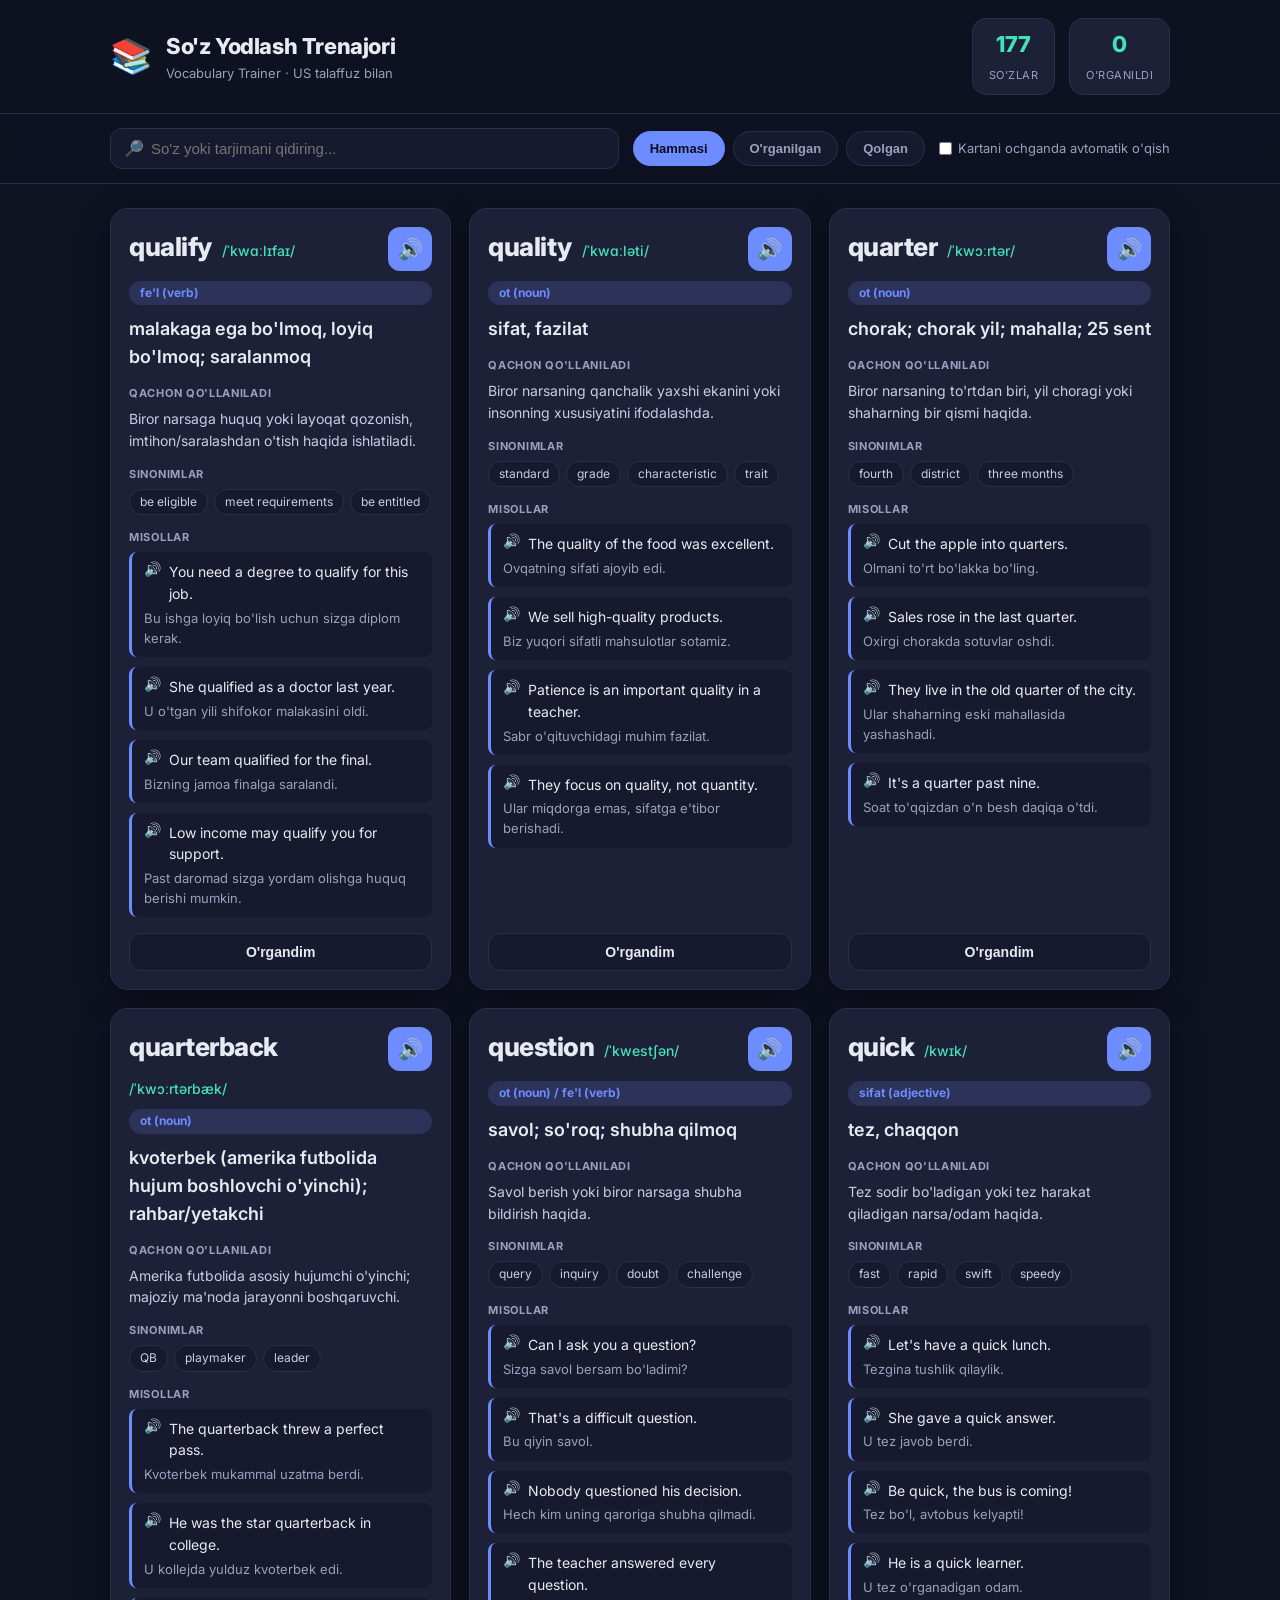
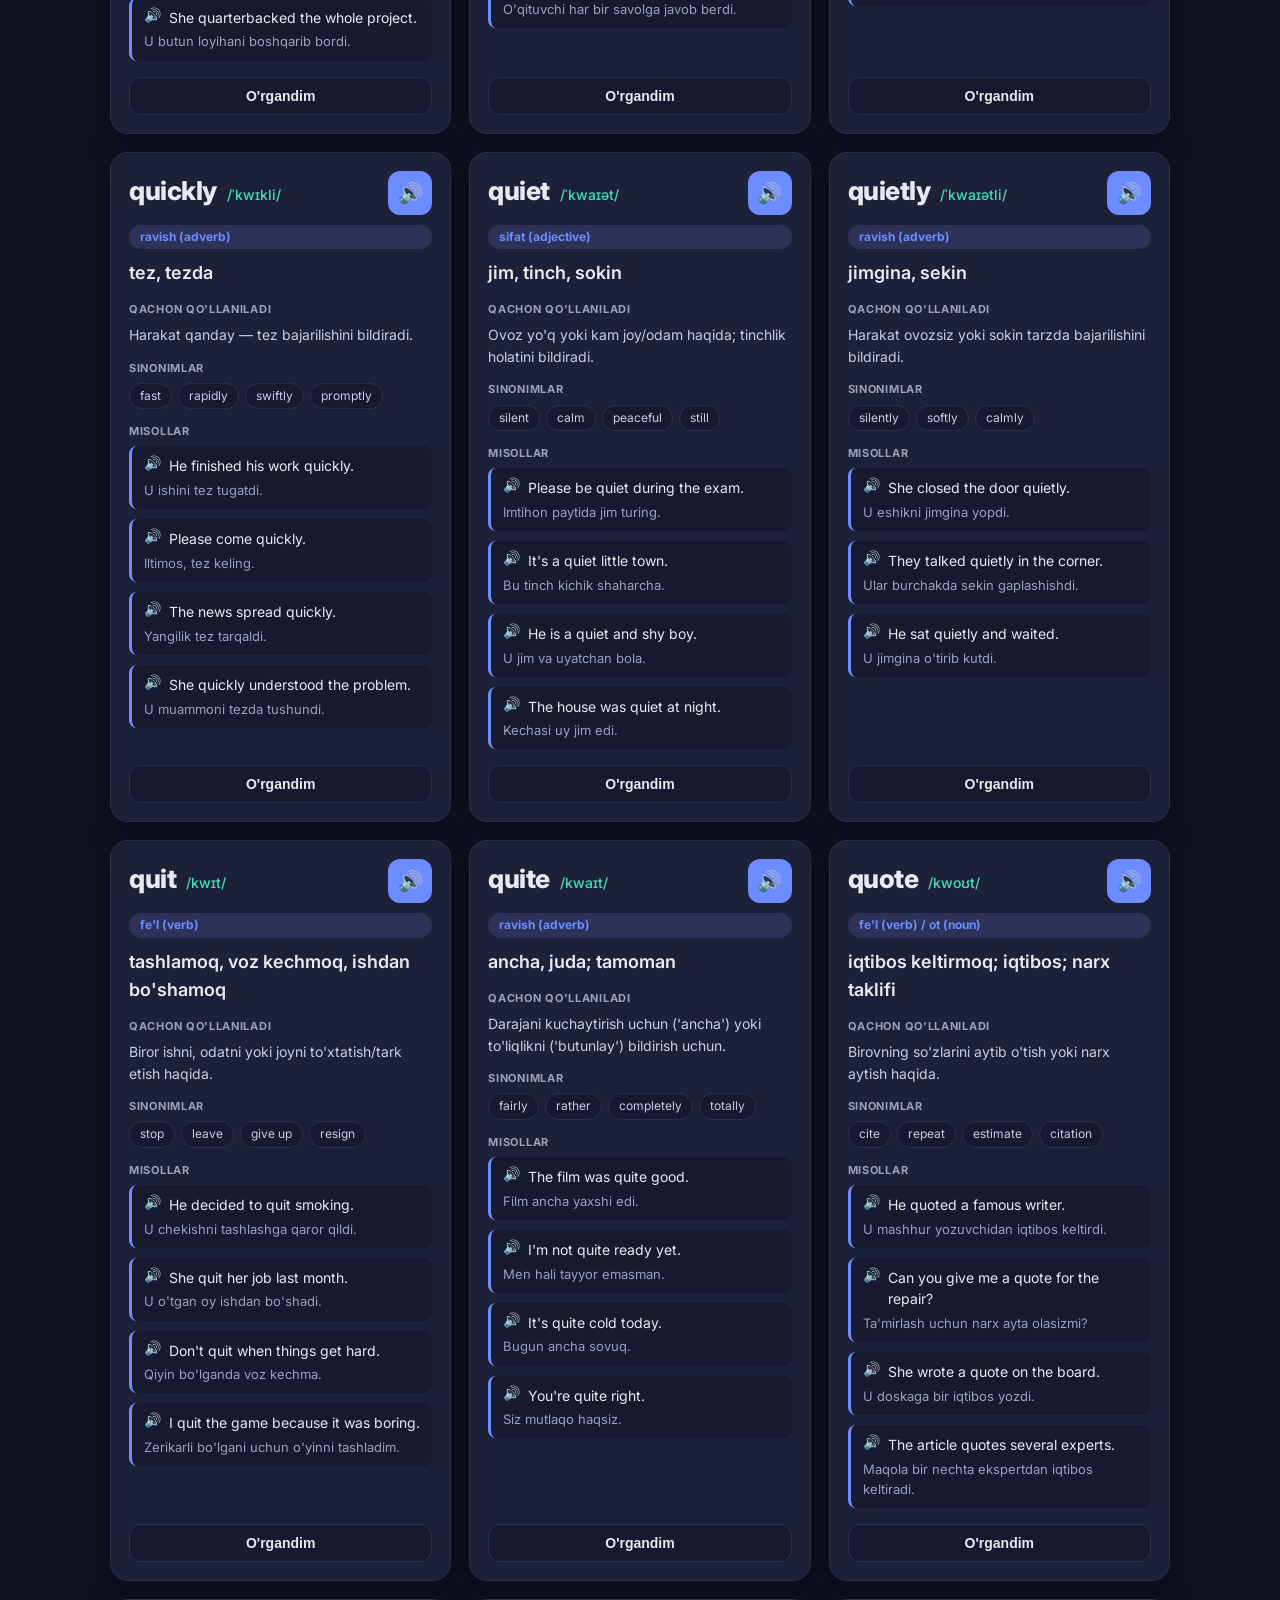
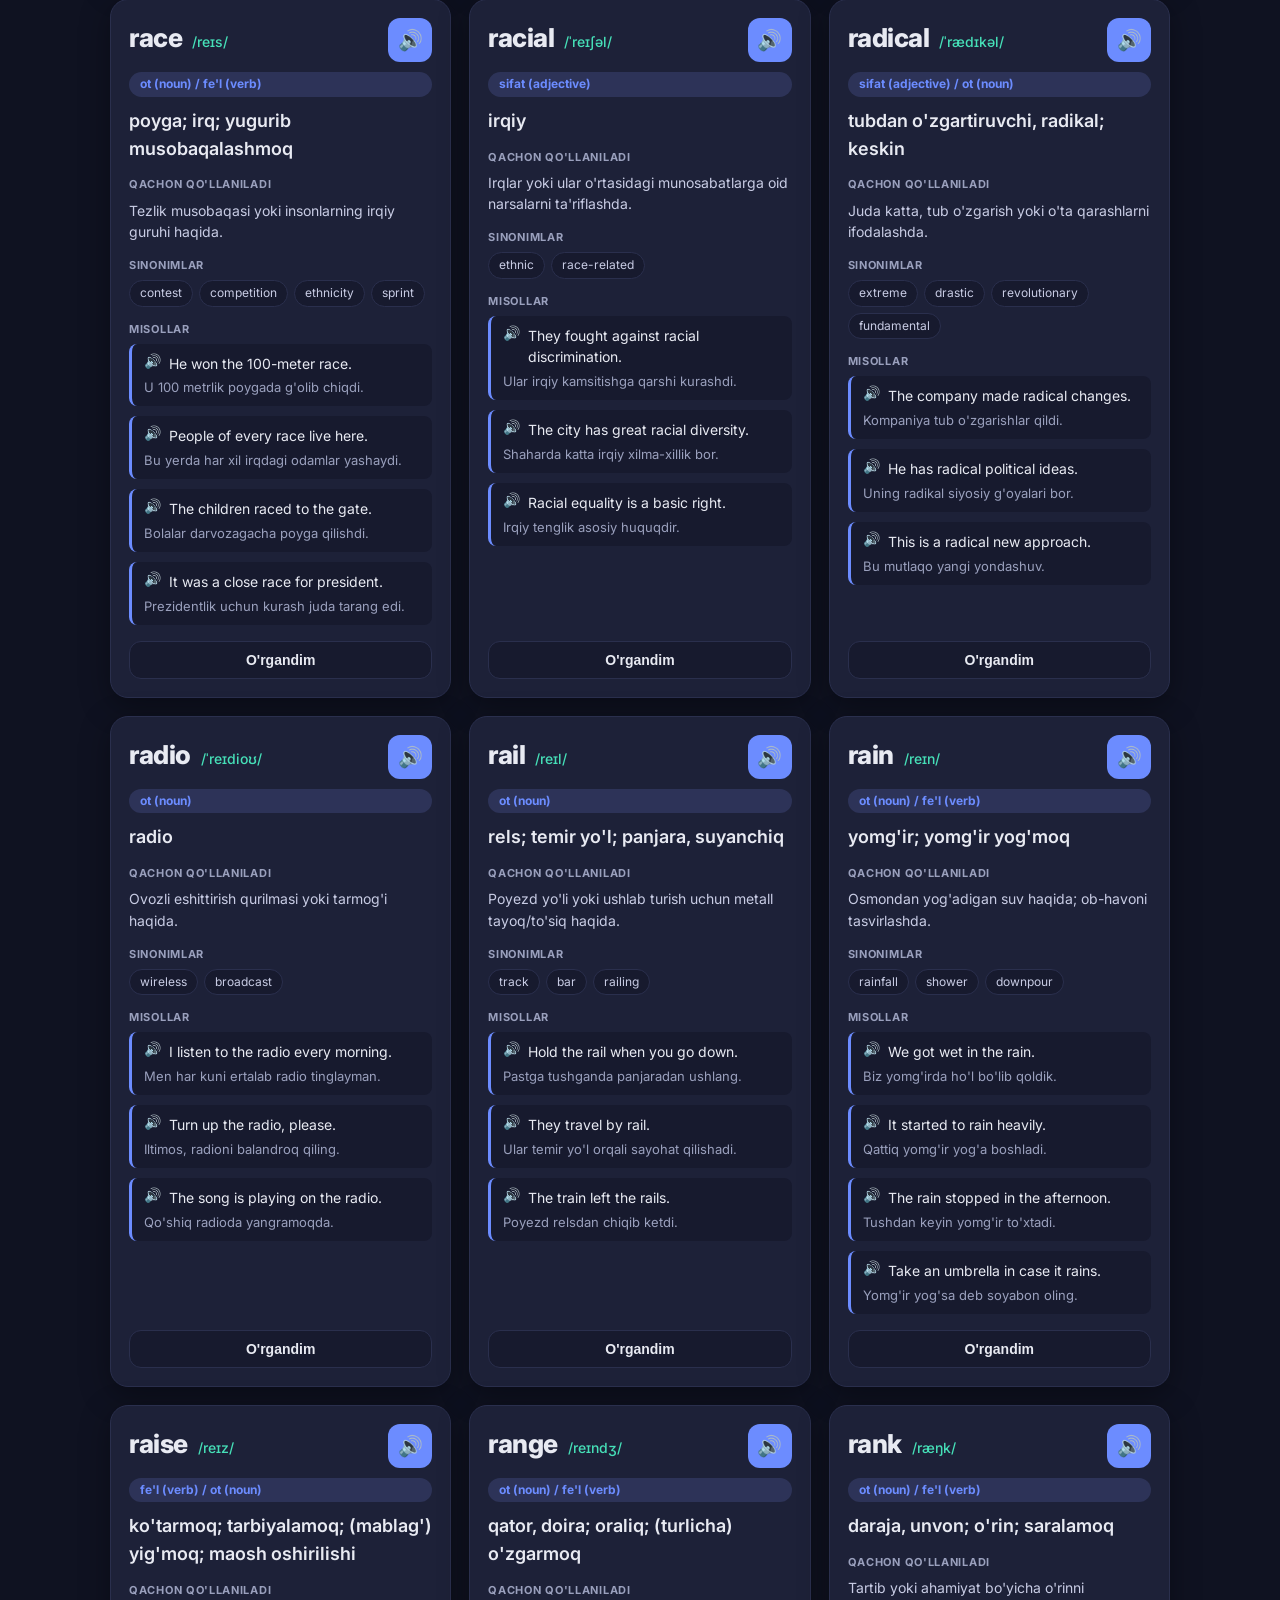
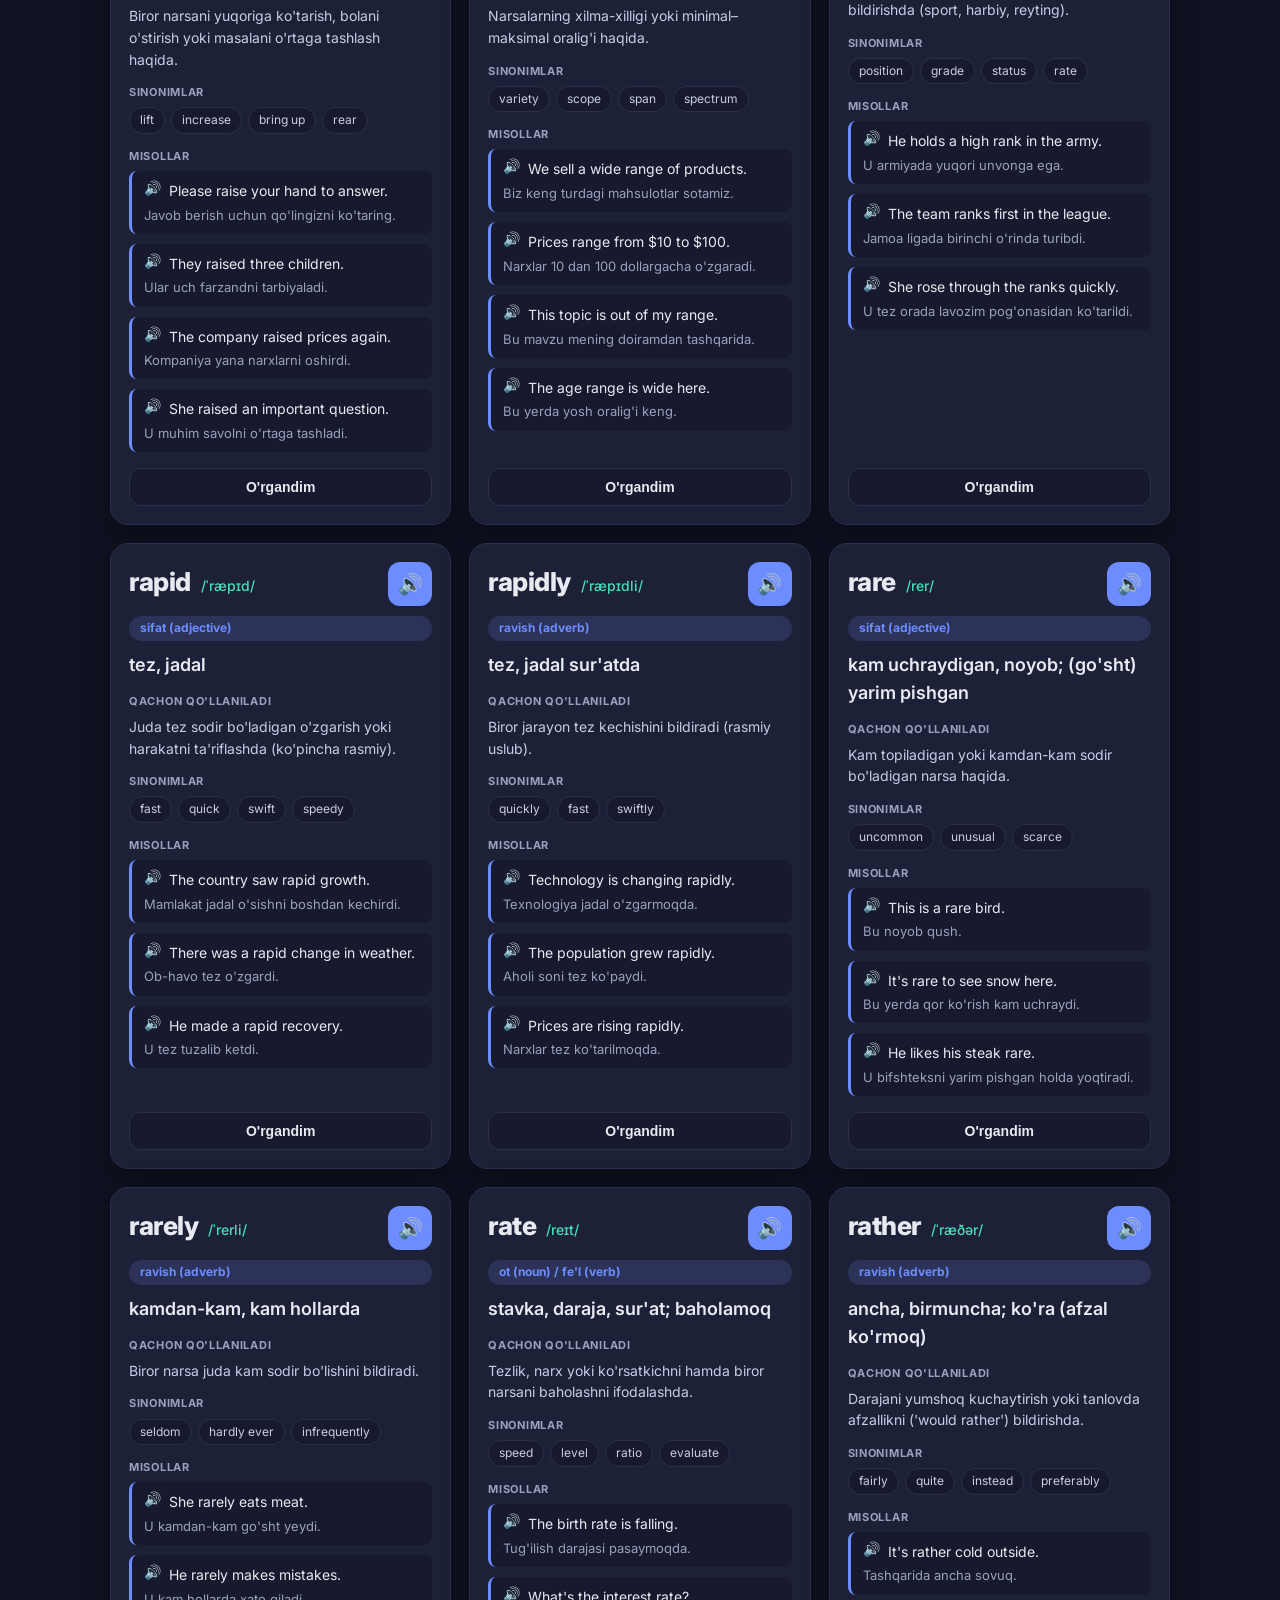
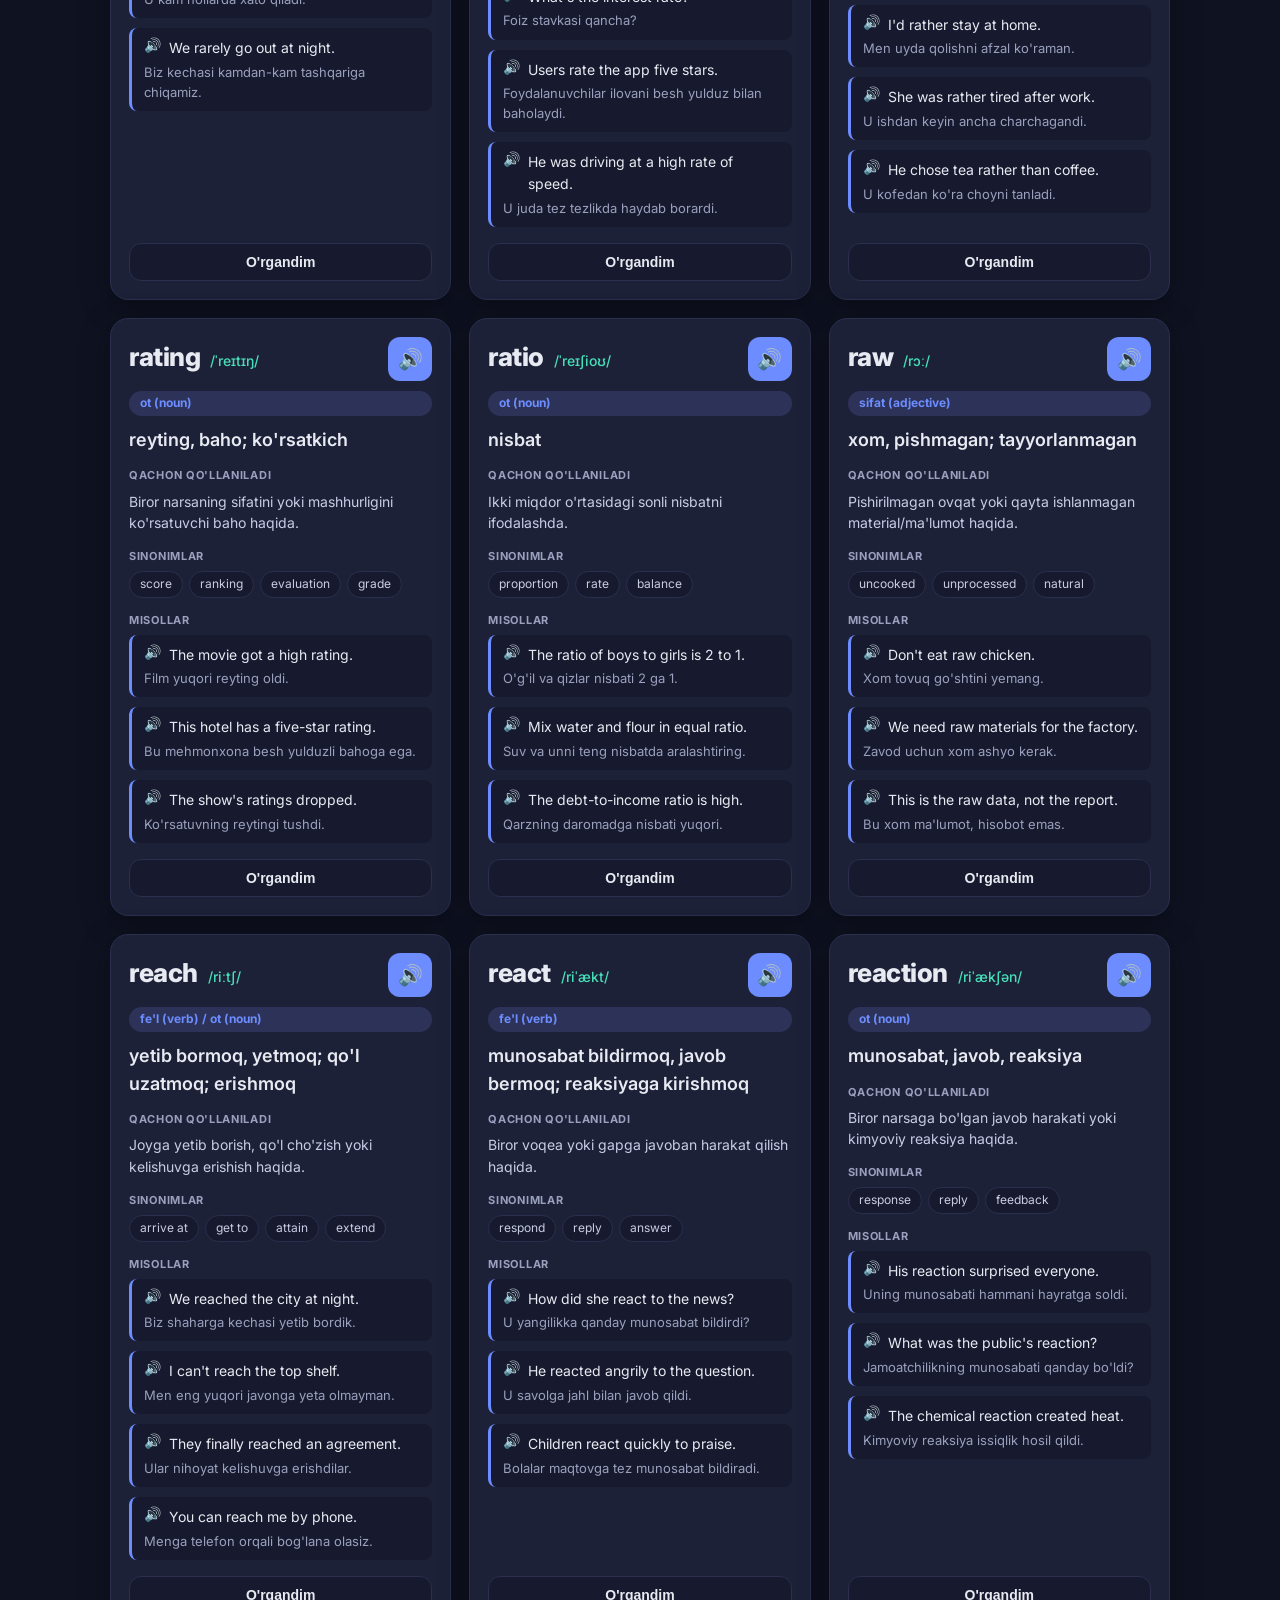
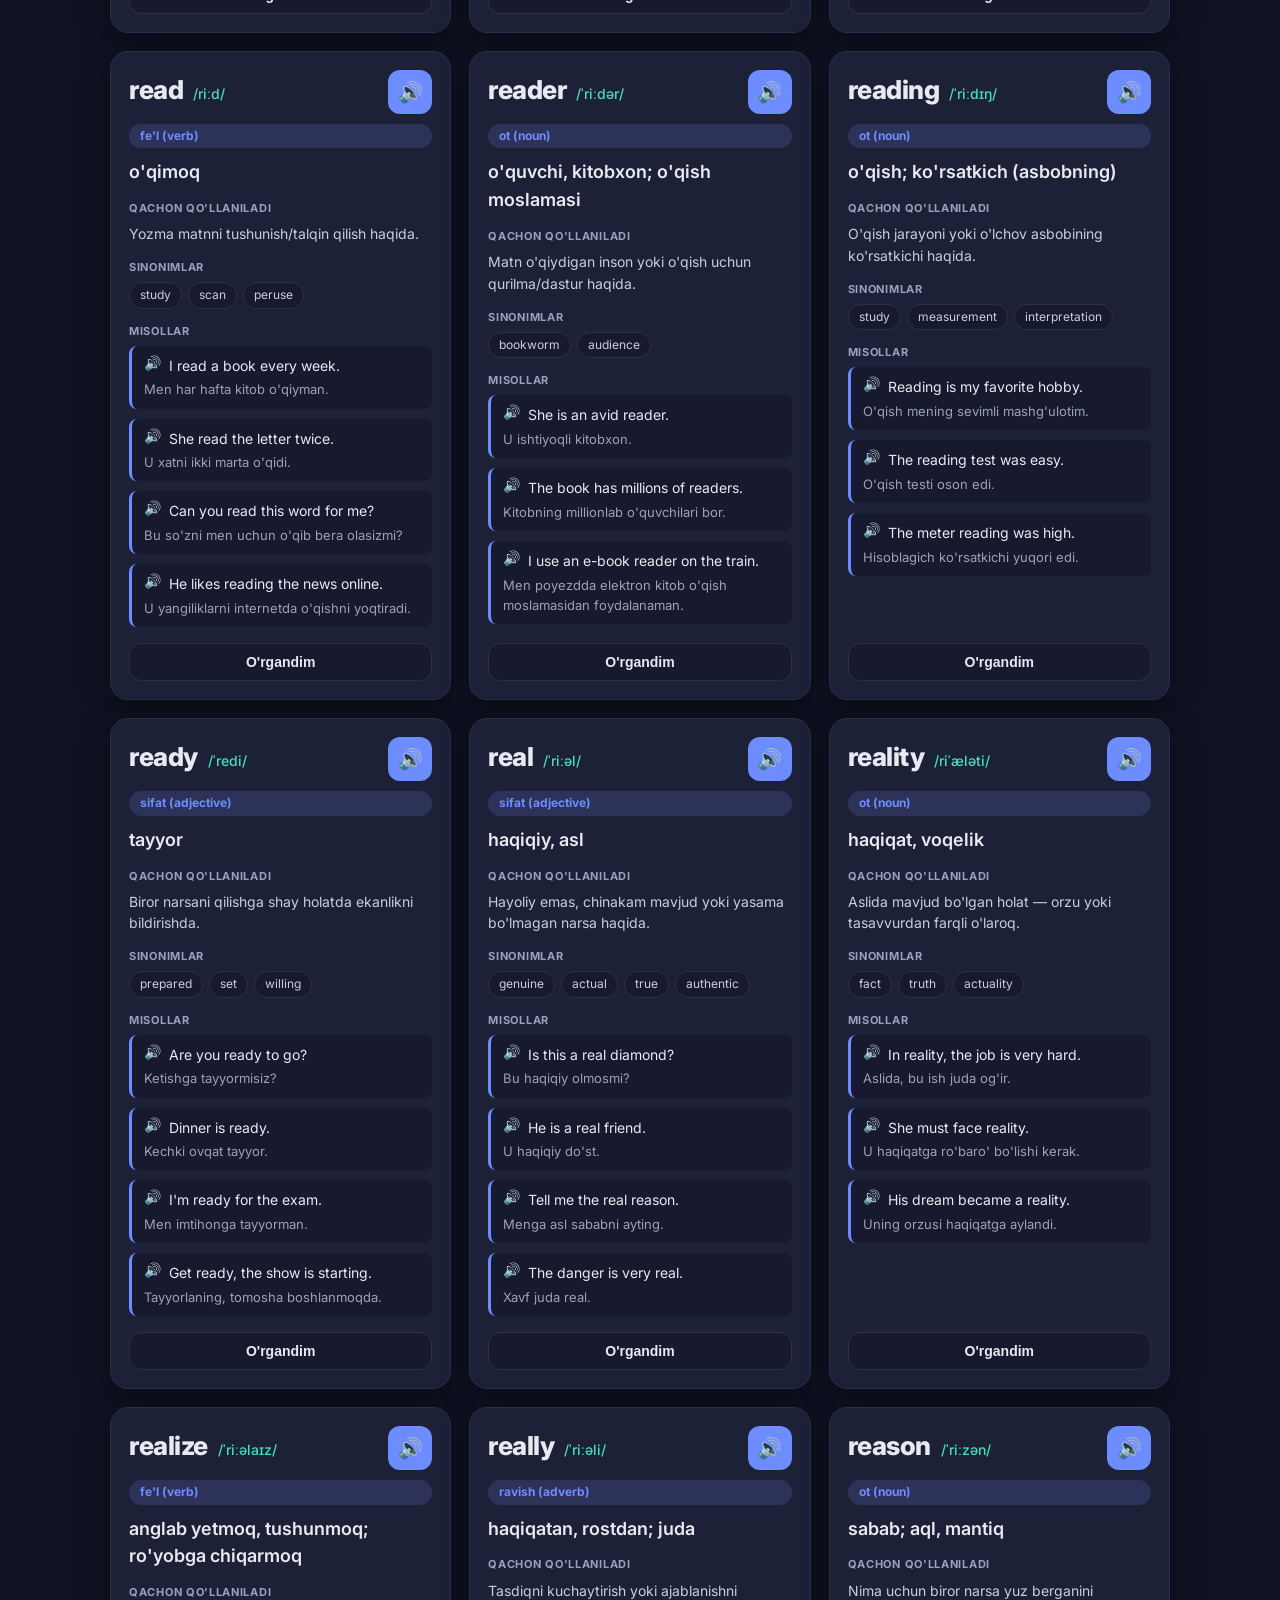
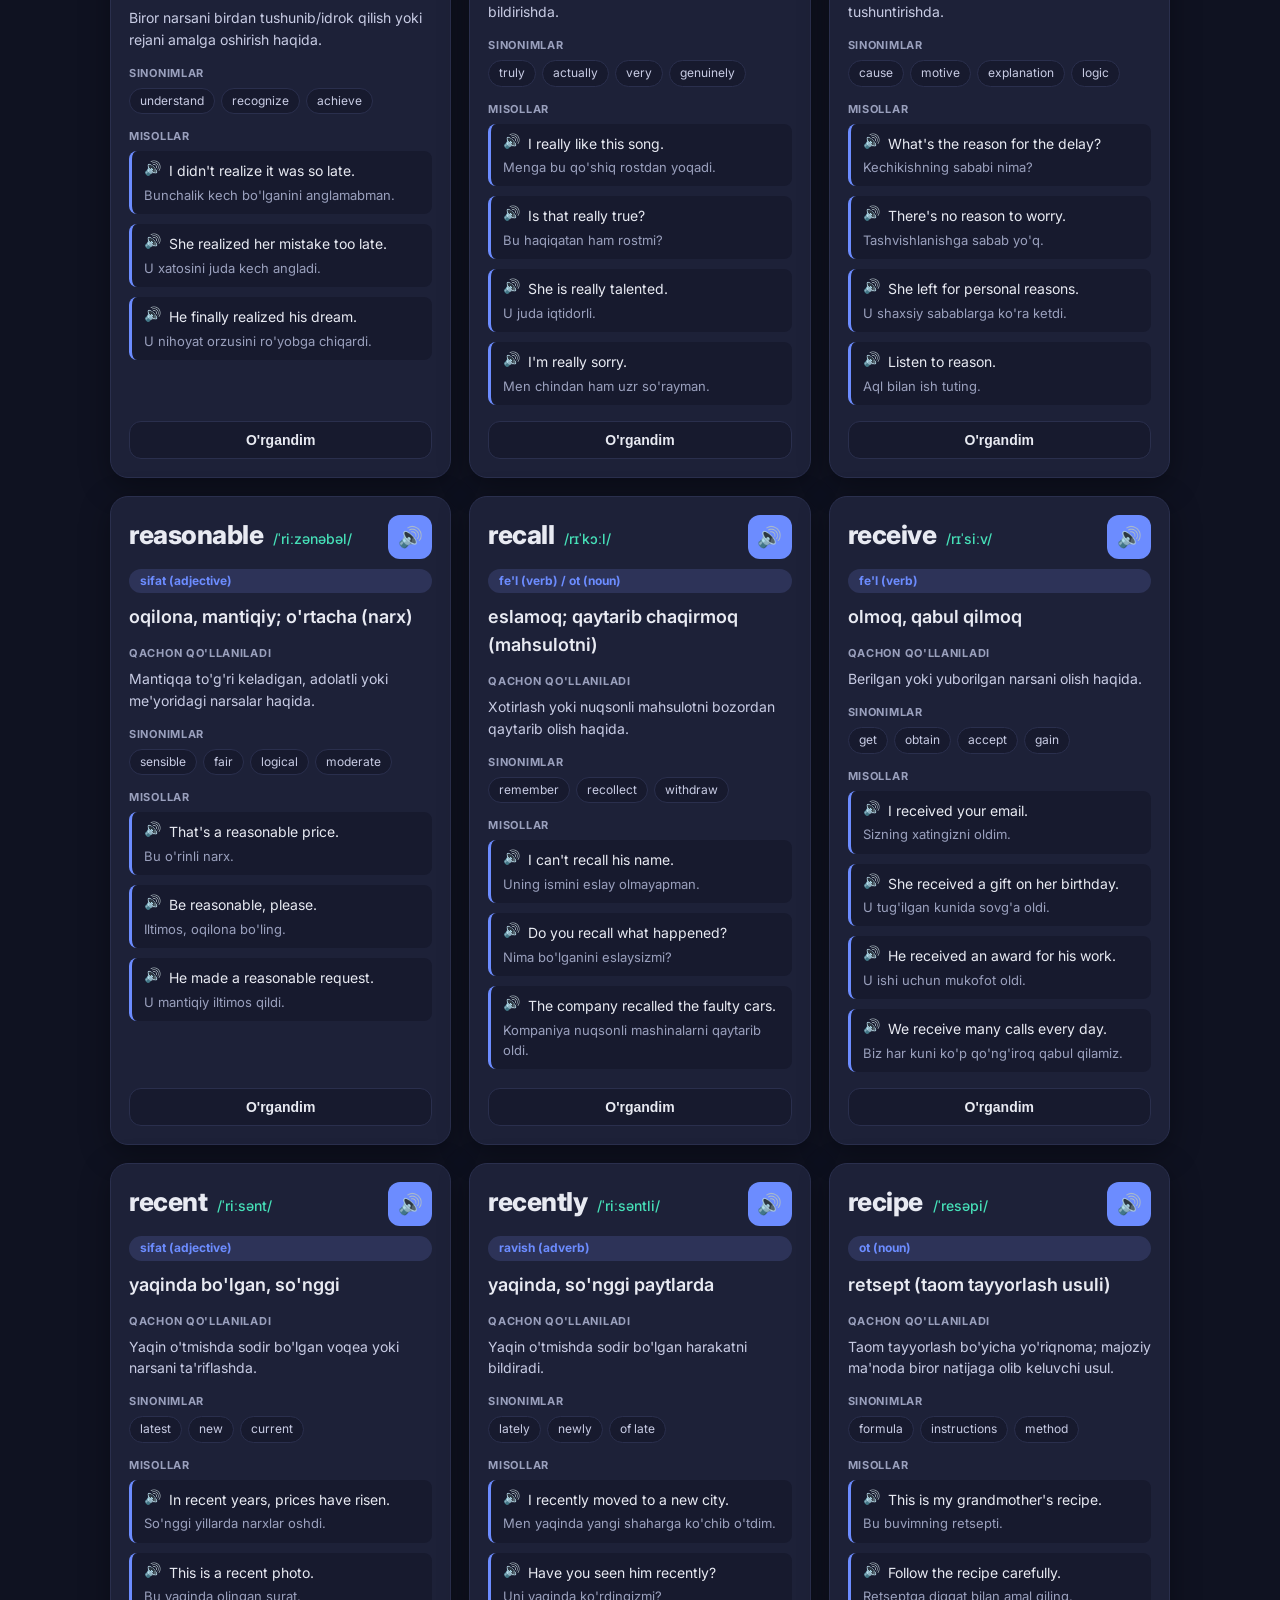
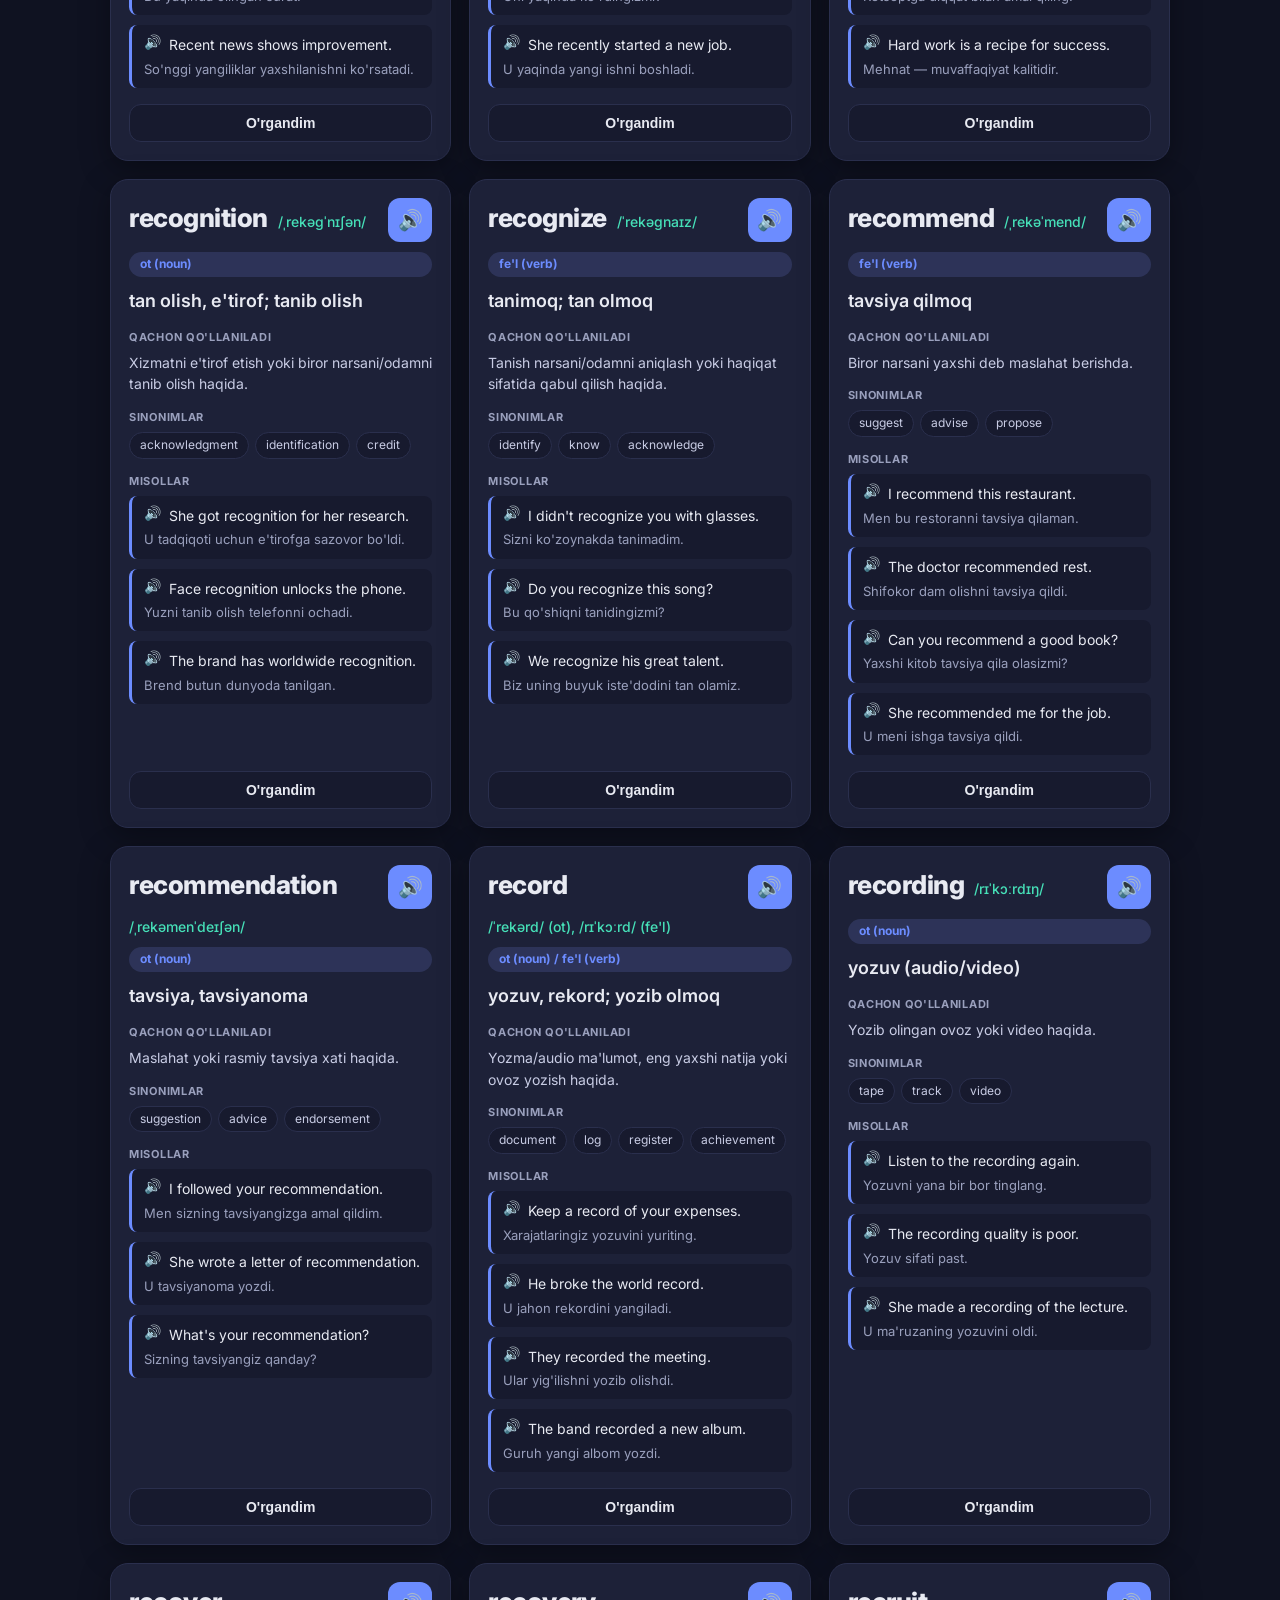
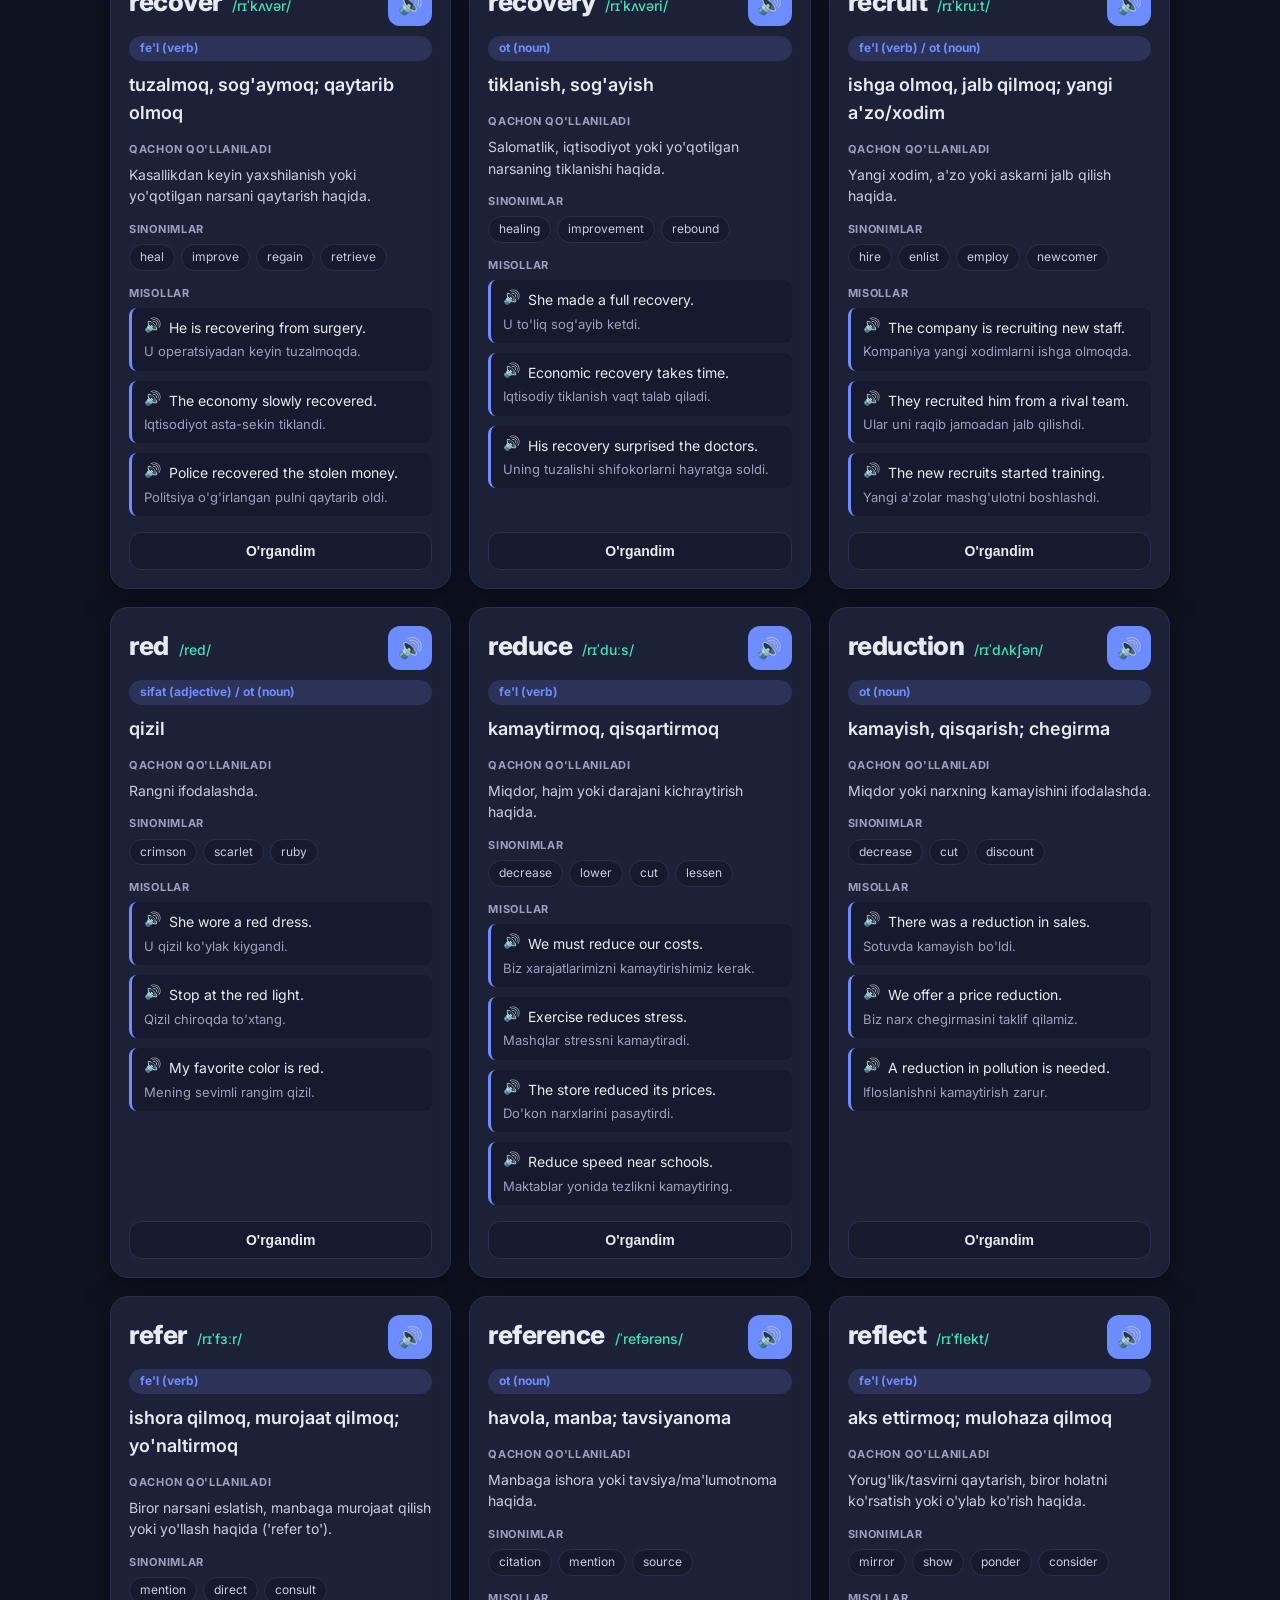
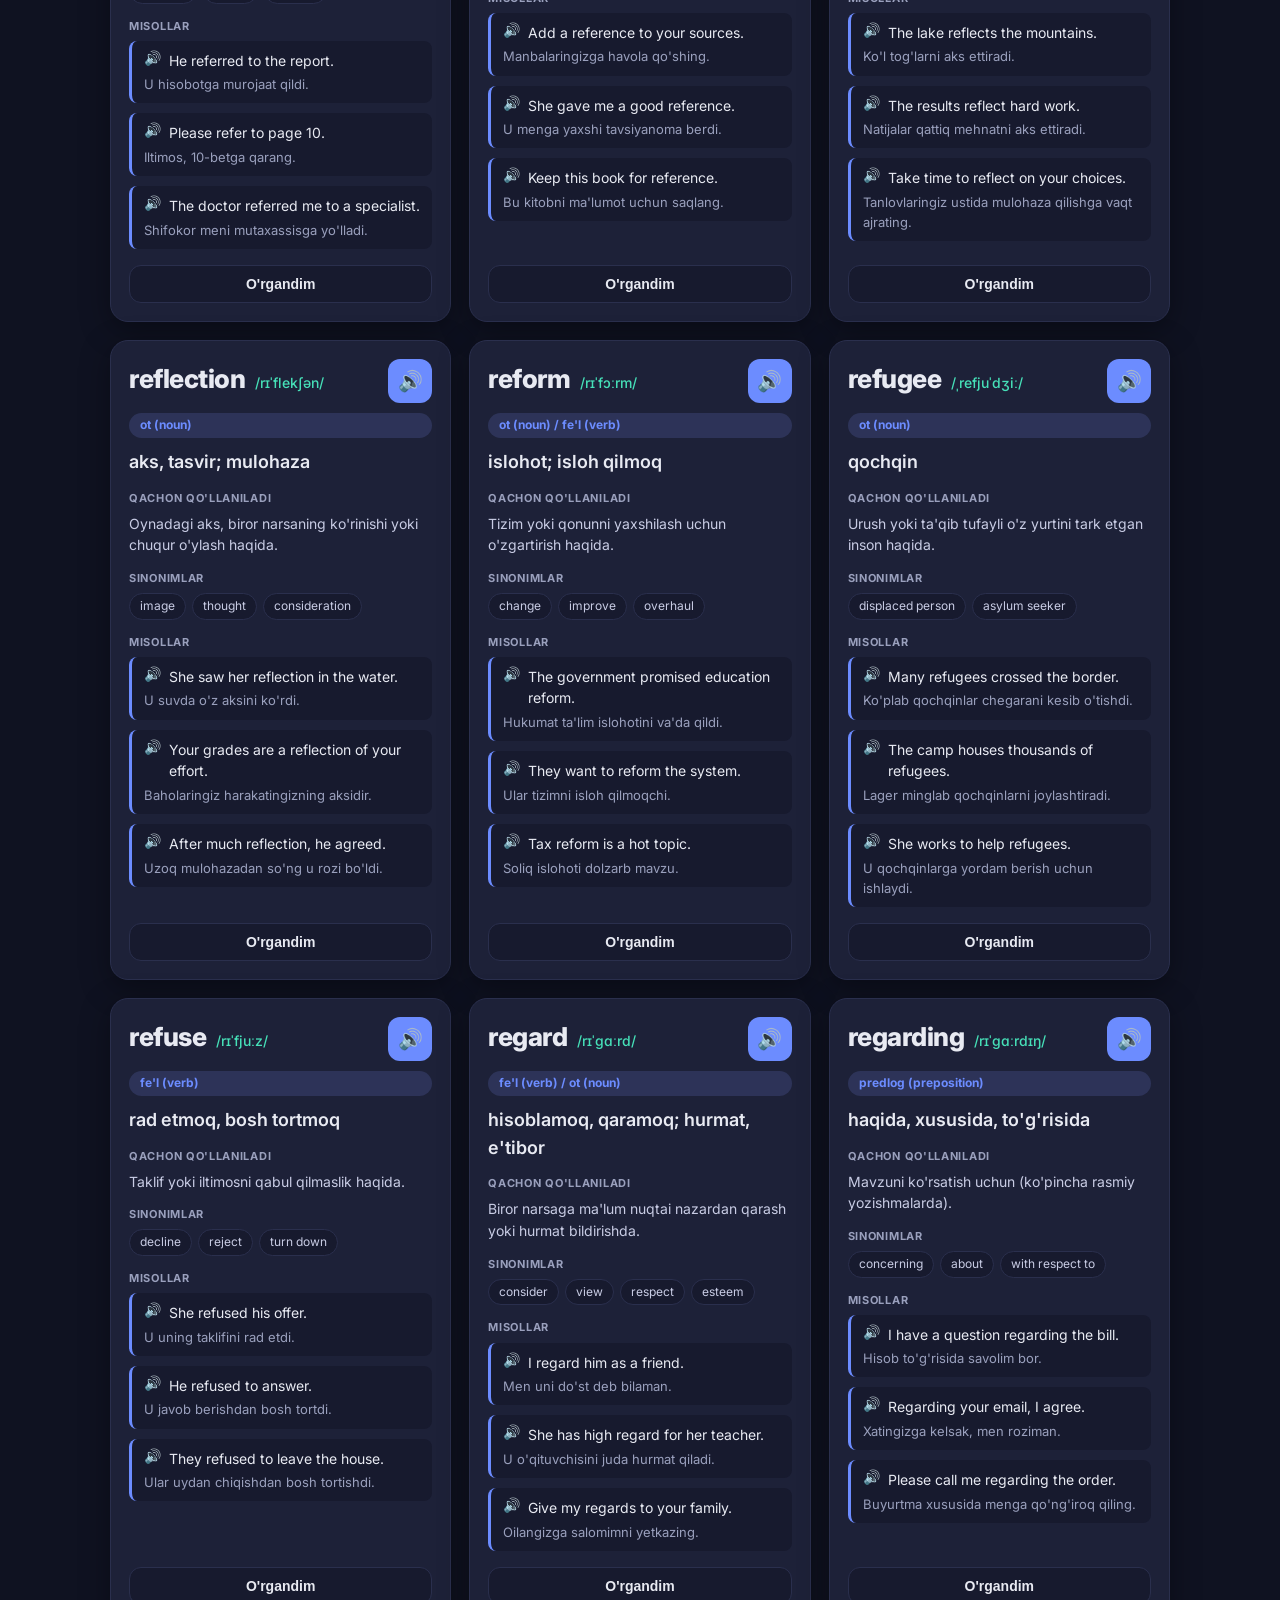
<file: index.html>
<!DOCTYPE html>
<html lang="uz">
<head>
  <meta charset="UTF-8" />
  <meta name="viewport" content="width=device-width, initial-scale=1.0" />
  <title>So'z Yodlash | Vocabulary Trainer</title>
  <link rel="preconnect" href="https://fonts.googleapis.com" />
  <link rel="preconnect" href="https://fonts.gstatic.com" crossorigin />
  <link href="https://fonts.googleapis.com/css2?family=Inter:wght@400;500;600;700;800&display=swap" rel="stylesheet" />
  <link rel="stylesheet" href="style.css" />
</head>
<body>
  <header class="site-header">
    <div class="header-inner">
      <div class="brand">
        <span class="brand-icon">📚</span>
        <div>
          <h1>So'z Yodlash Trenajori</h1>
          <p class="subtitle">Vocabulary Trainer &middot; US talaffuz bilan</p>
        </div>
      </div>
      <div class="stats">
        <div class="stat">
          <span class="stat-num" id="totalCount">0</span>
          <span class="stat-label">So'zlar</span>
        </div>
        <div class="stat">
          <span class="stat-num" id="learnedCount">0</span>
          <span class="stat-label">O'rganildi</span>
        </div>
      </div>
    </div>
  </header>

  <div class="toolbar">
    <div class="toolbar-inner">
      <div class="search-wrap">
        <span class="search-icon">🔎</span>
        <input type="text" id="search" placeholder="So'z yoki tarjimani qidiring..." autocomplete="off" />
      </div>
      <div class="filters">
        <button class="chip active" data-filter="all">Hammasi</button>
        <button class="chip" data-filter="learned">O'rganilgan</button>
        <button class="chip" data-filter="notlearned">Qolgan</button>
      </div>
      <label class="autoplay">
        <input type="checkbox" id="autoplay" /> Kartani ochganda avtomatik o'qish
      </label>
    </div>
  </div>

  <main id="cards" class="cards"></main>

  <footer class="site-footer">
    <p>Talaffuzni eshitish uchun 🔊 tugmasini bosing. So'zni yodlaganingizda "O'rgandim" tugmasini belgilang — progress brauzerda saqlanadi.</p>
  </footer>

  <script src="data.js"></script>
  <script src="app.js"></script>
</body>
</html>
</file>
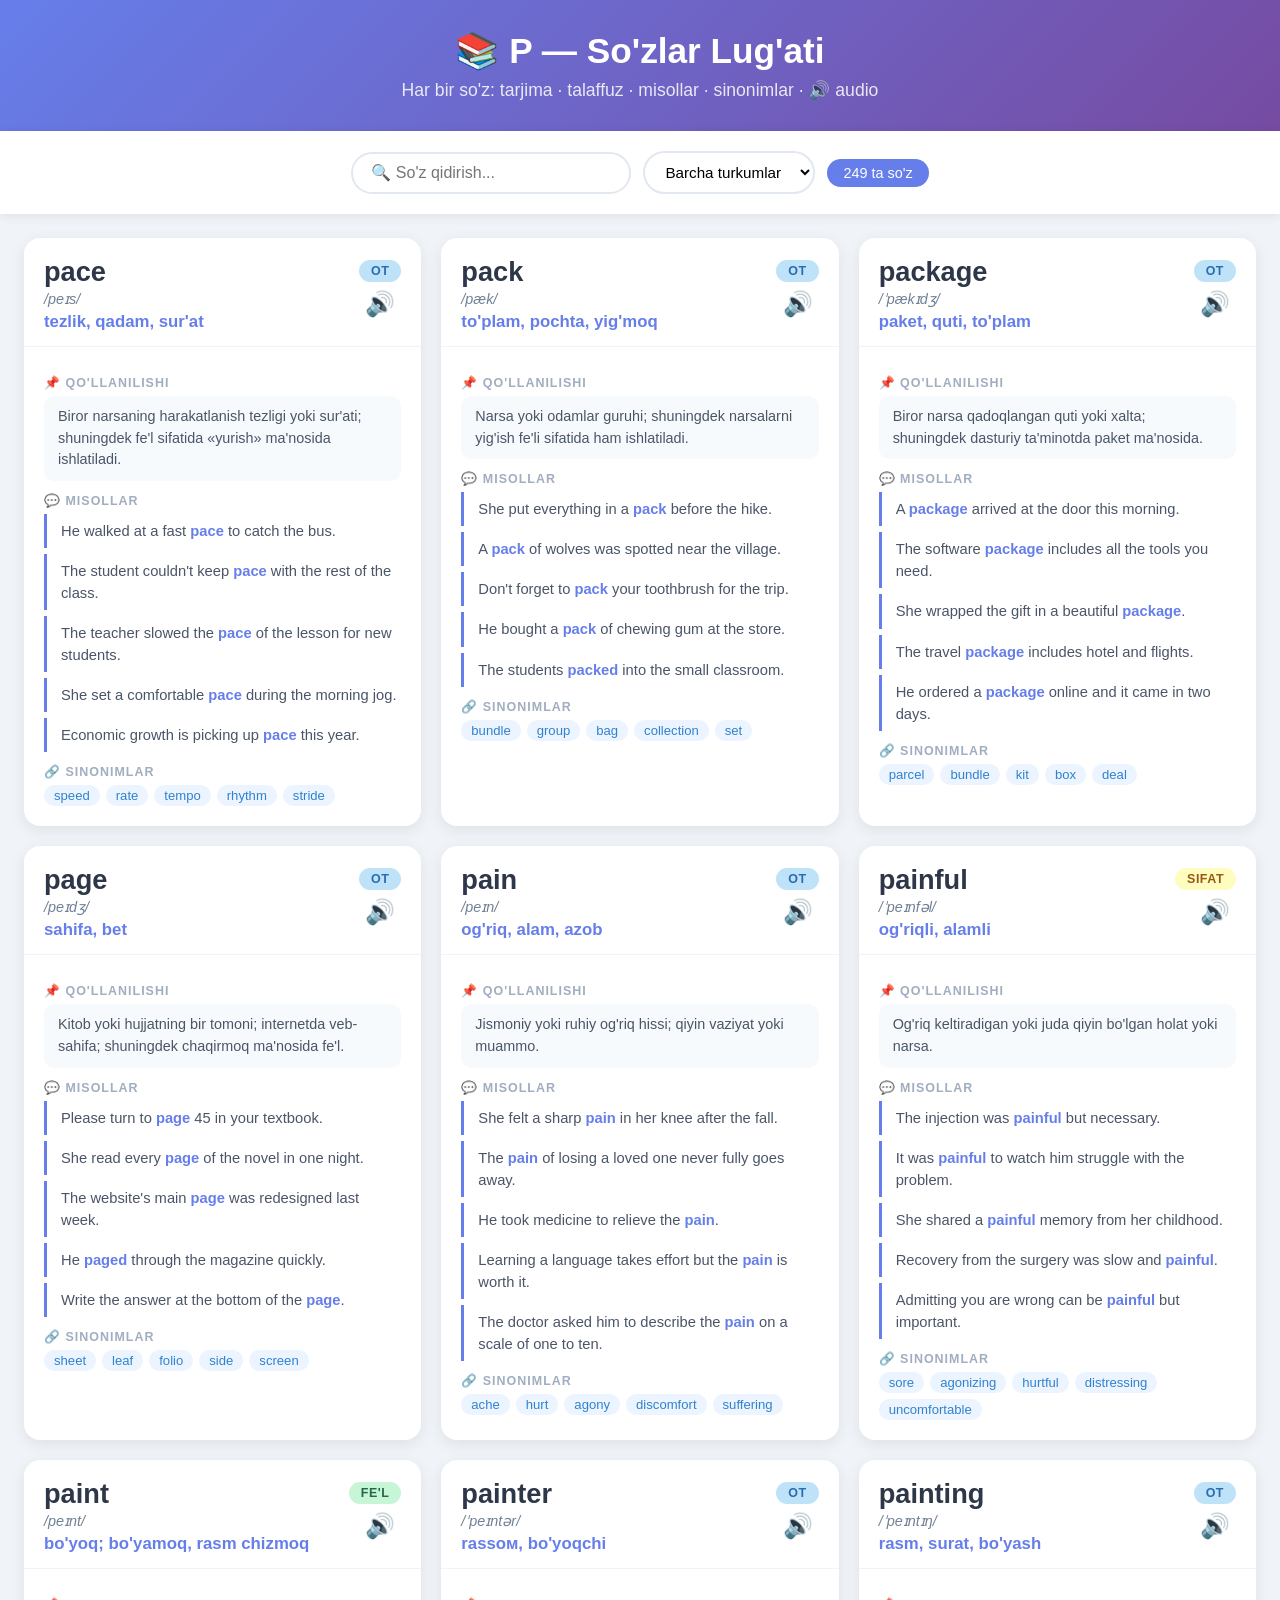
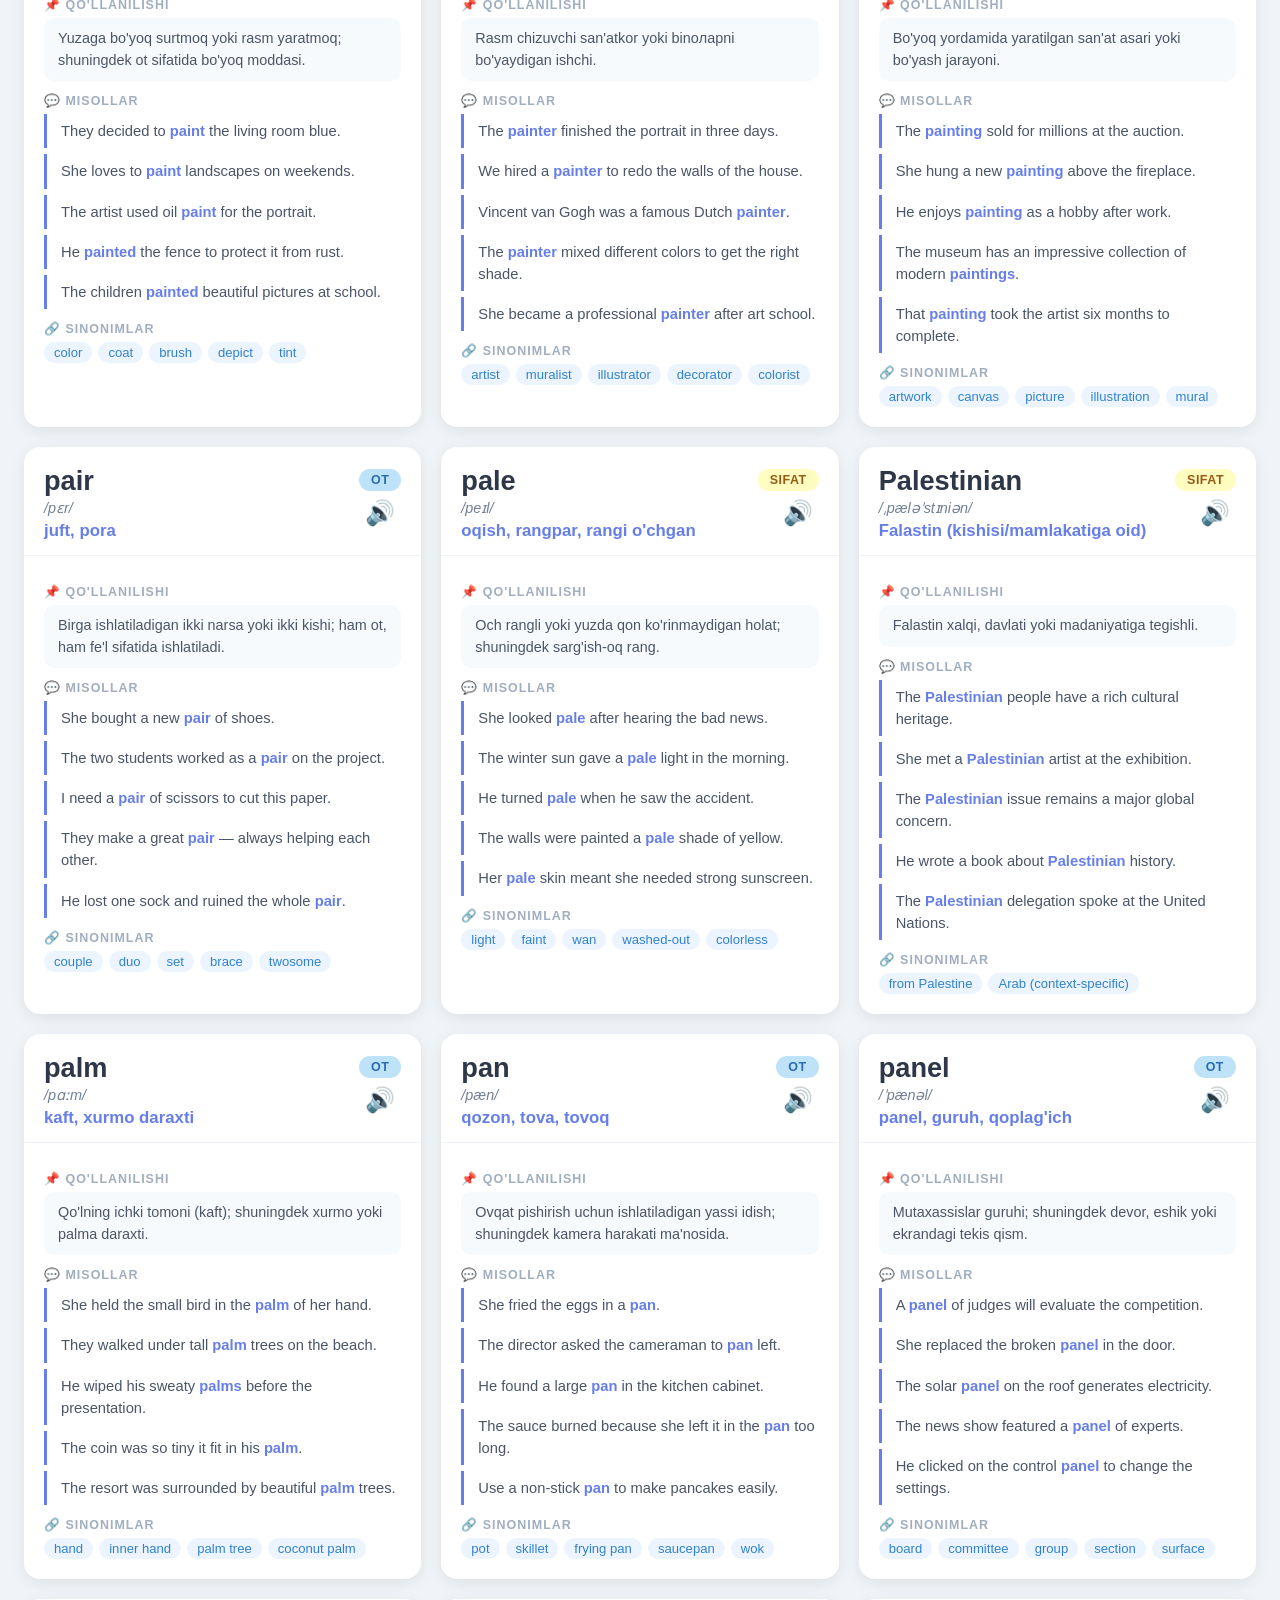
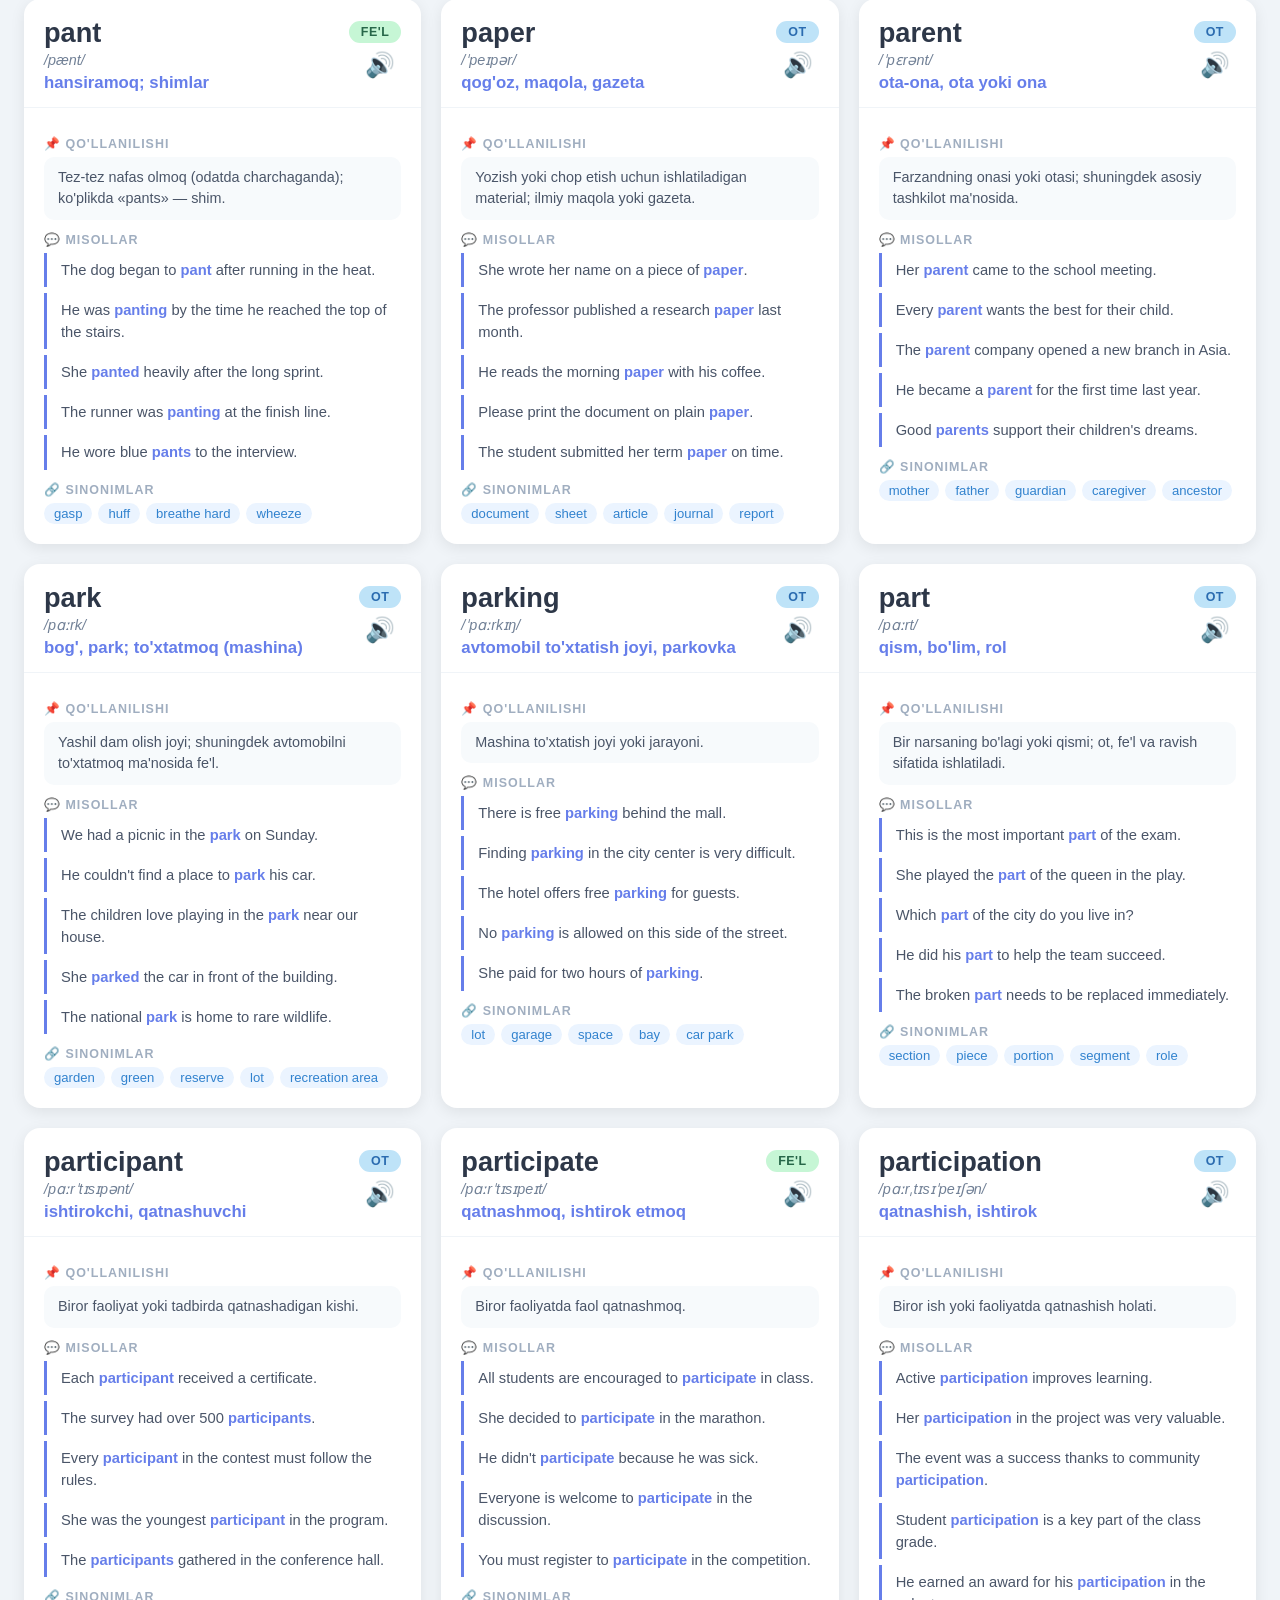
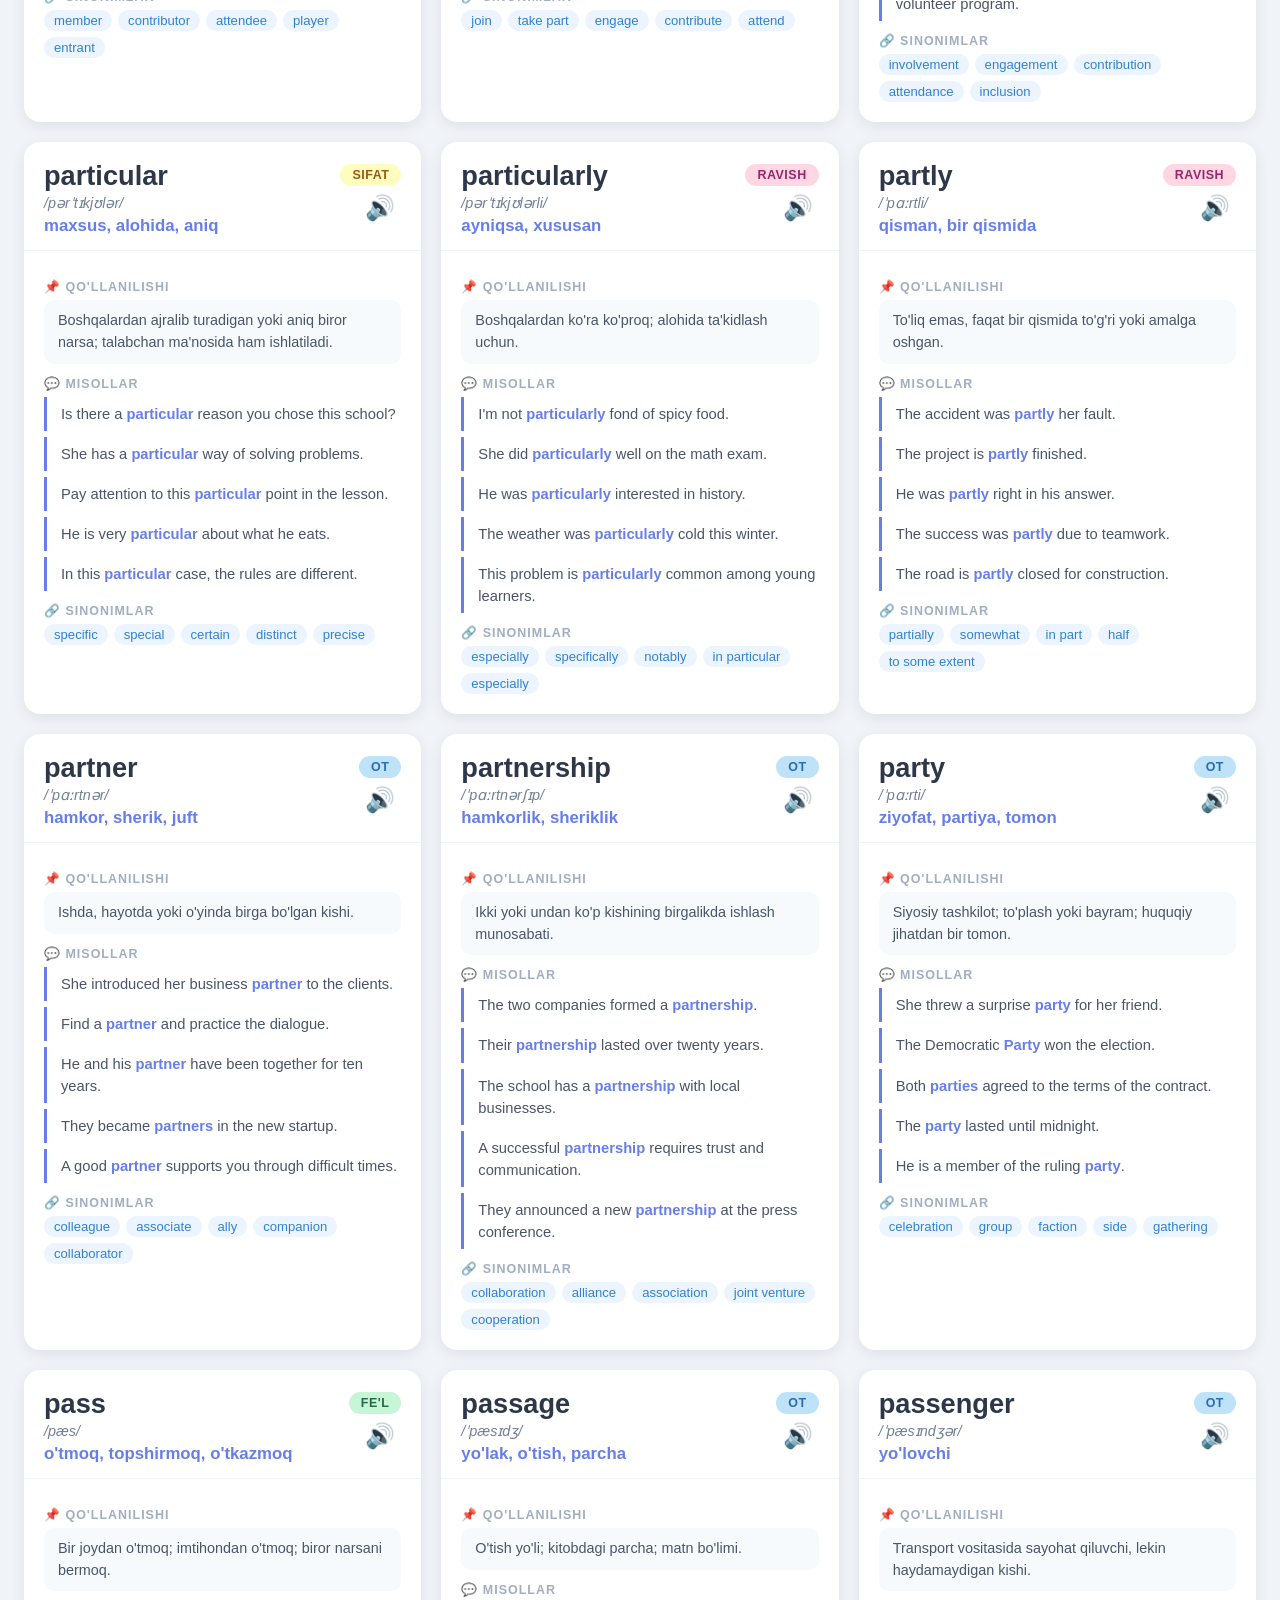
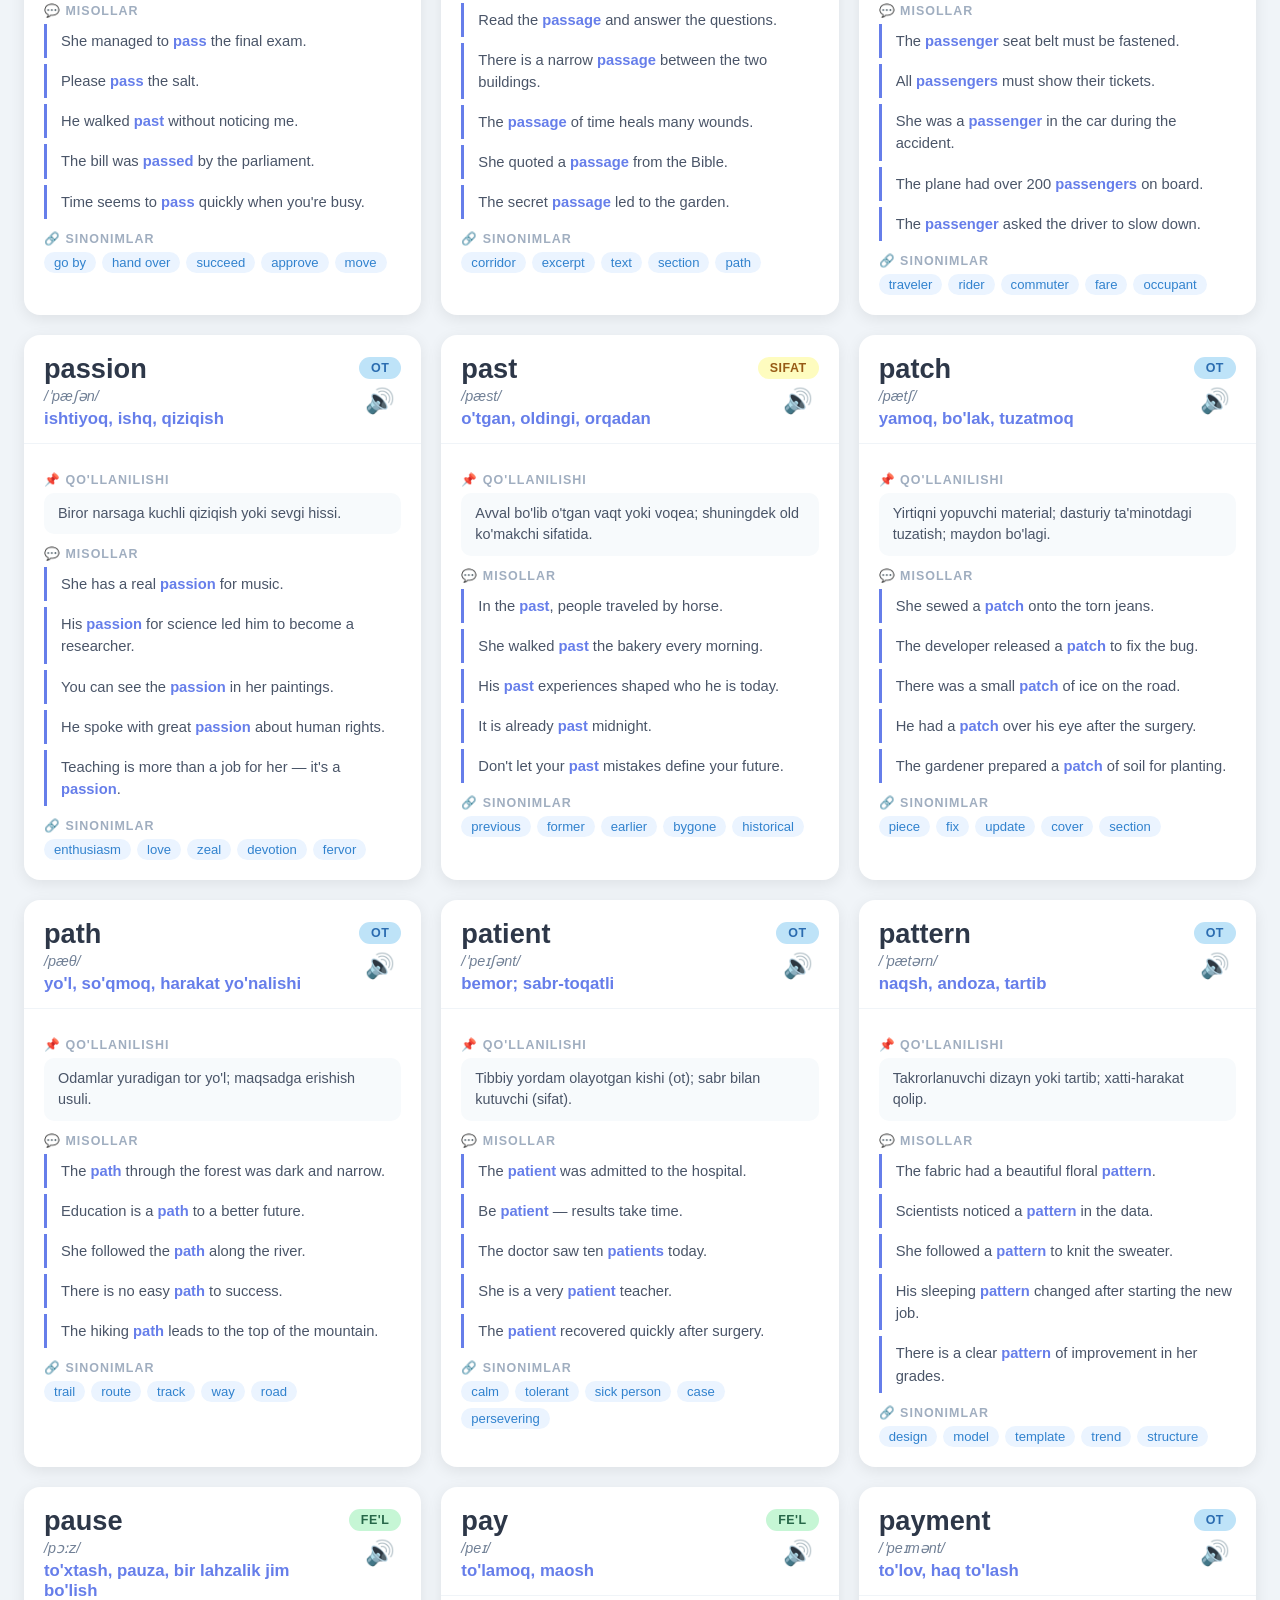
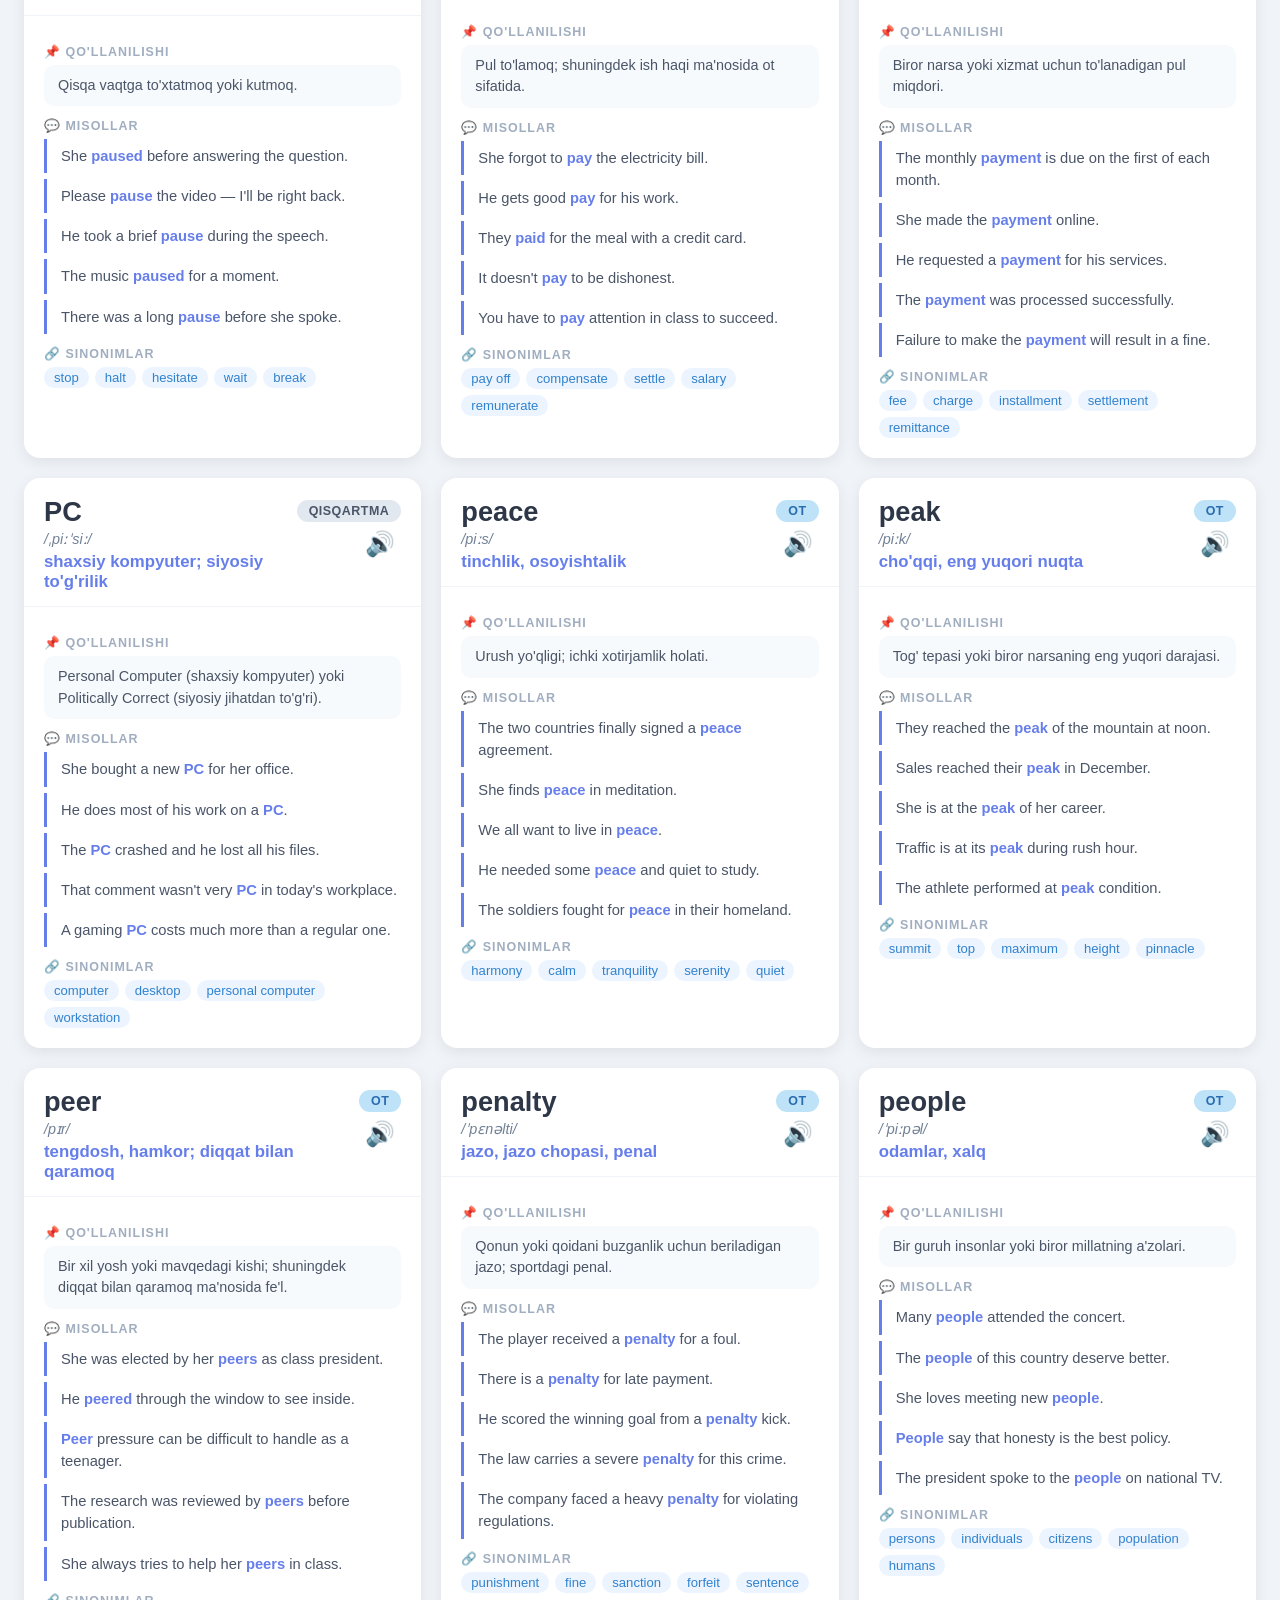
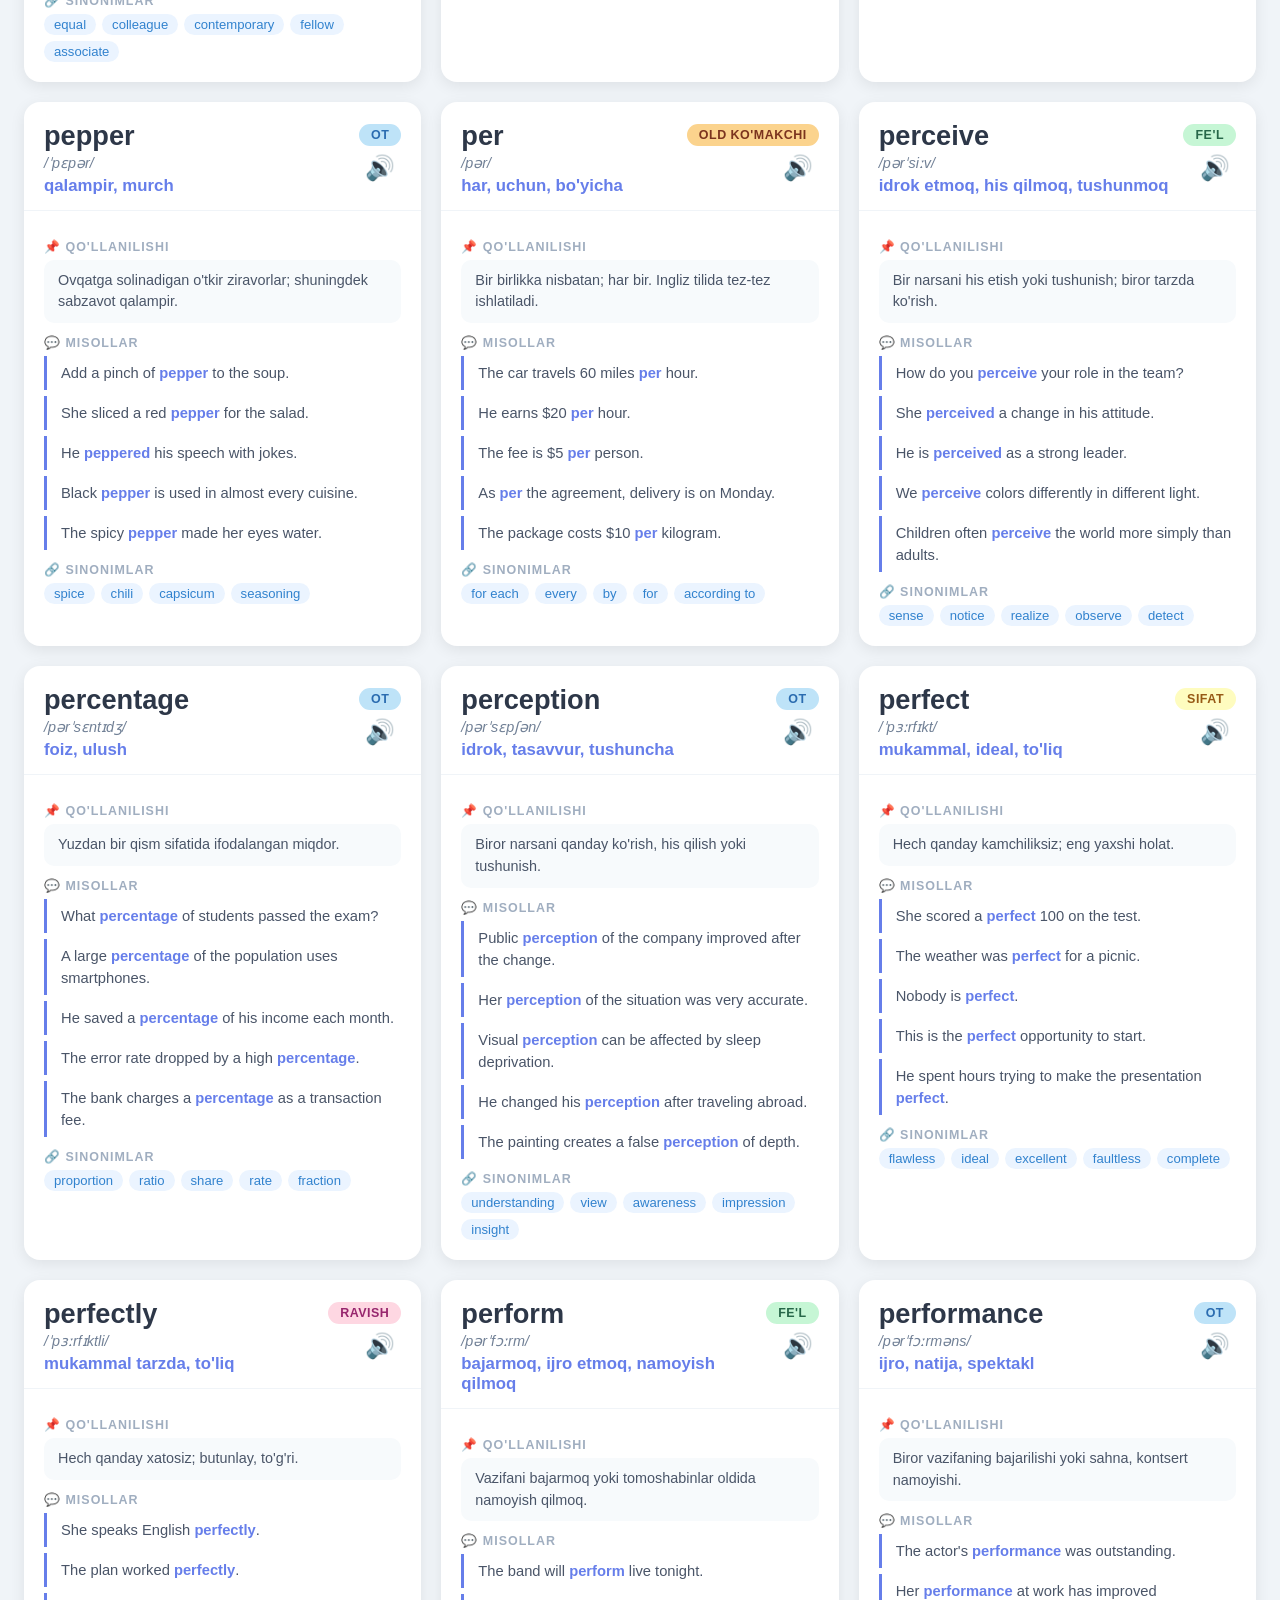
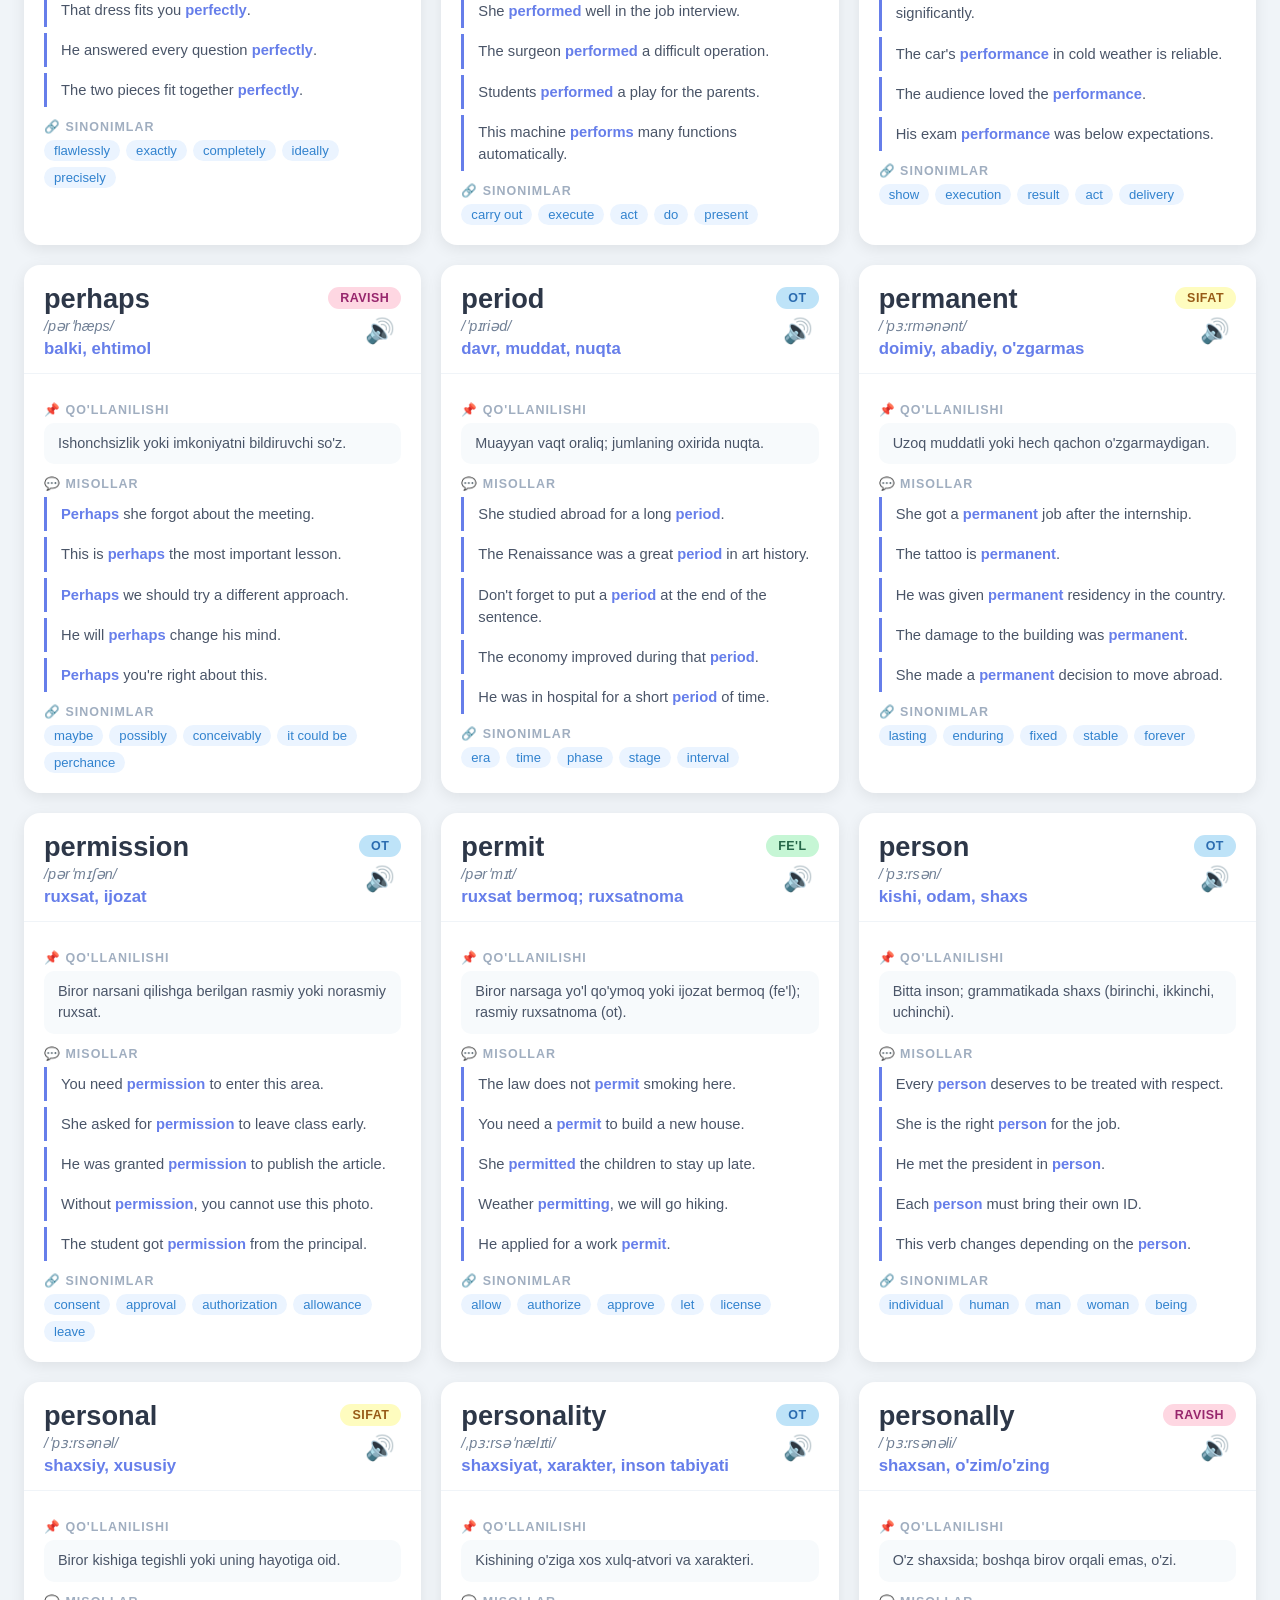
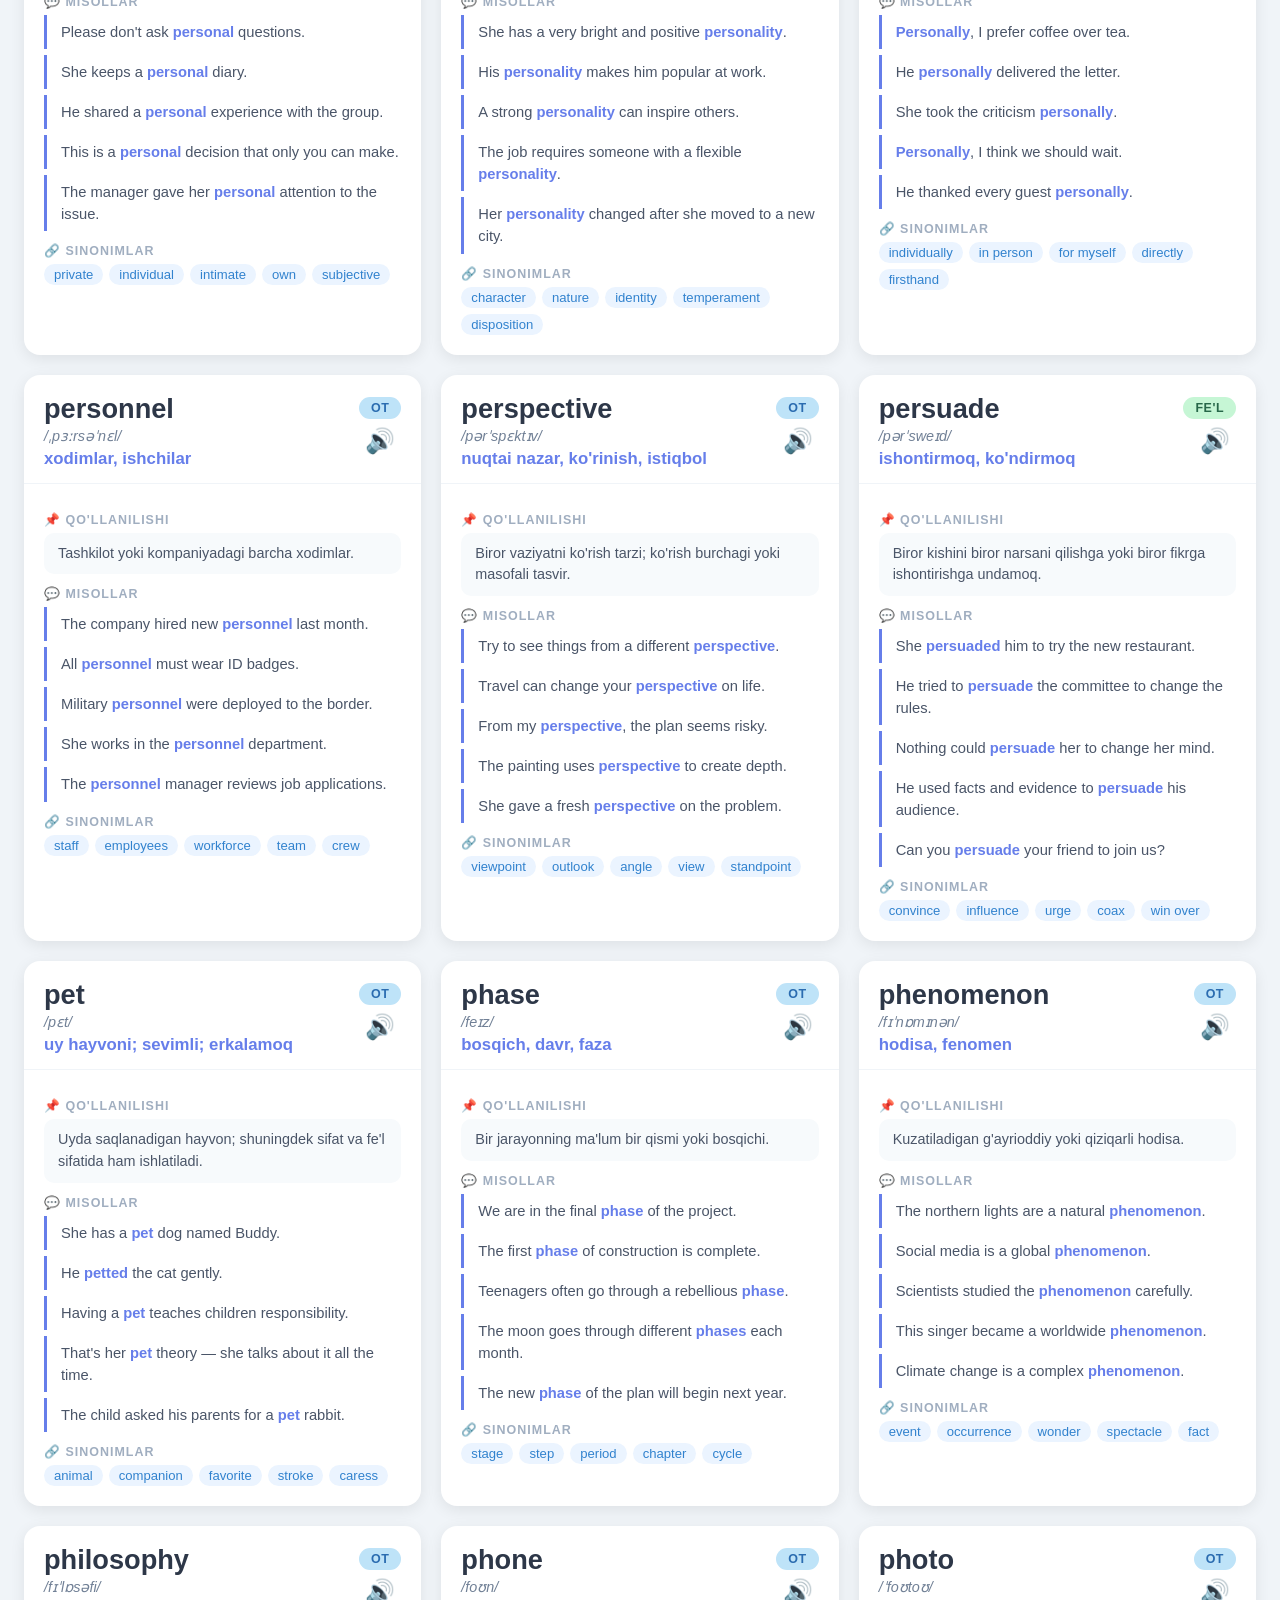
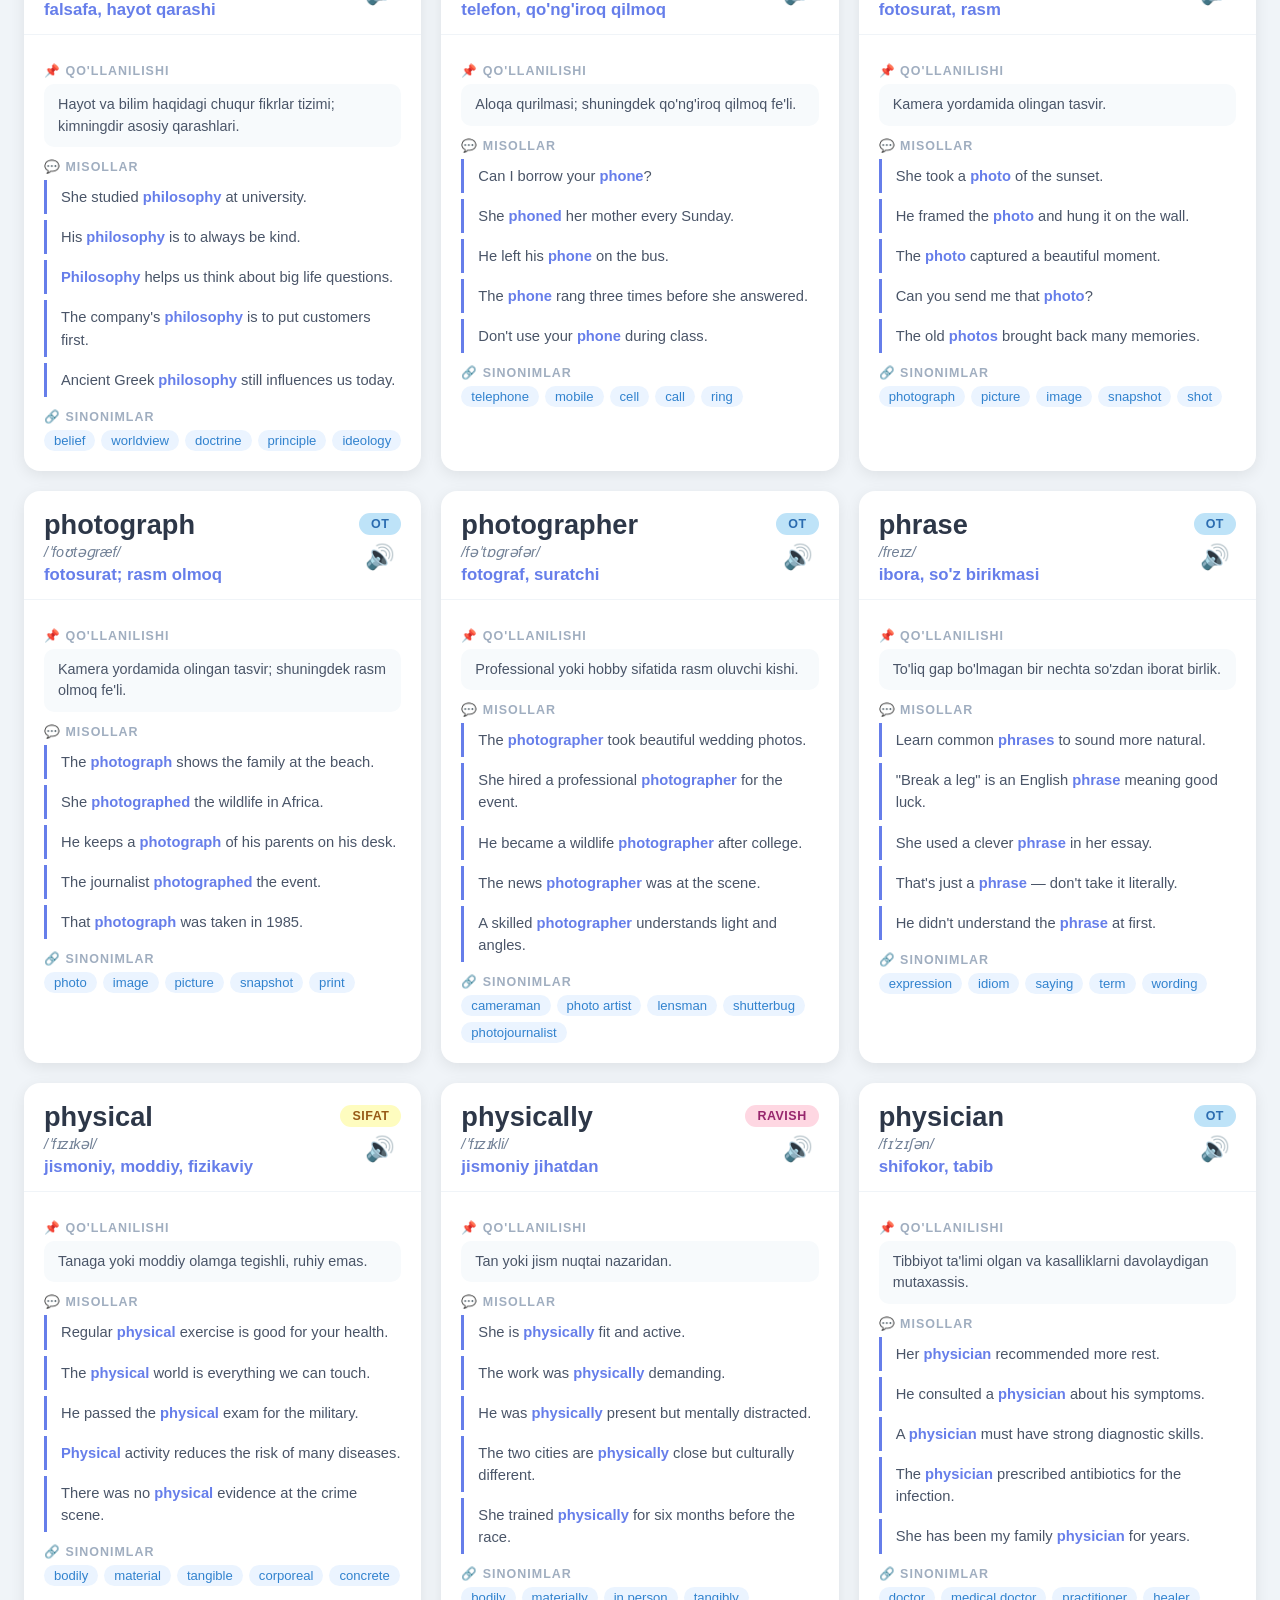
<file: vocabulary.html>
<!DOCTYPE html>
<html lang="uz">
<head>
<meta charset="UTF-8">
<meta name="viewport" content="width=device-width, initial-scale=1.0">
<title>P - So'zlar Lug'ati</title>
<style>
  * { box-sizing: border-box; margin: 0; padding: 0; }
  body { font-family: 'Segoe UI', sans-serif; background: #f0f4f8; color: #2d3748; }
  header {
    background: linear-gradient(135deg, #667eea 0%, #764ba2 100%);
    color: white; padding: 30px 20px; text-align: center;
  }
  header h1 { font-size: 2.2em; margin-bottom: 8px; }
  header p { opacity: 0.85; font-size: 1.1em; }
  .controls {
    display: flex; flex-wrap: wrap; gap: 12px;
    padding: 20px; background: white;
    box-shadow: 0 2px 10px rgba(0,0,0,0.08);
    position: sticky; top: 0; z-index: 100;
    align-items: center; justify-content: center;
  }
  .controls input {
    padding: 10px 18px; border: 2px solid #e2e8f0;
    border-radius: 25px; font-size: 1em; width: 280px;
    outline: none; transition: border 0.2s;
  }
  .controls input:focus { border-color: #667eea; }
  .controls select {
    padding: 10px 16px; border: 2px solid #e2e8f0;
    border-radius: 25px; font-size: 0.95em;
    outline: none; background: white; cursor: pointer;
  }
  .counter {
    background: #667eea; color: white;
    padding: 6px 16px; border-radius: 25px; font-size: 0.9em;
  }
  .grid {
    display: grid;
    grid-template-columns: repeat(auto-fill, minmax(380px, 1fr));
    gap: 20px; padding: 24px;
    max-width: 1600px; margin: 0 auto;
  }
  .card {
    background: white; border-radius: 16px;
    box-shadow: 0 4px 15px rgba(0,0,0,0.08);
    overflow: hidden; transition: transform 0.2s, box-shadow 0.2s;
    cursor: pointer;
  }
  .card:hover { transform: translateY(-3px); box-shadow: 0 8px 25px rgba(0,0,0,0.13); }
  .card-header {
    padding: 18px 20px 14px;
    border-bottom: 1px solid #f0f4f8;
    display: flex; align-items: flex-start; justify-content: space-between;
  }
  .word-info { flex: 1; }
  .word { font-size: 1.7em; font-weight: 700; color: #2d3748; }
  .pronunciation {
    font-size: 0.9em; color: #718096; margin-top: 3px;
    font-style: italic;
  }
  .translation {
    font-size: 1.05em; color: #667eea; font-weight: 600; margin-top: 5px;
  }
  .badge {
    display: inline-block; padding: 4px 12px;
    border-radius: 20px; font-size: 0.78em; font-weight: 600;
    text-transform: uppercase; letter-spacing: 0.5px; white-space: nowrap;
    margin-left: 10px; margin-top: 4px;
  }
  .noun { background: #bee3f8; color: #2b6cb0; }
  .verb { background: #c6f6d5; color: #276749; }
  .adjective { background: #fefcbf; color: #975a16; }
  .adverb { background: #fed7e2; color: #97266d; }
  .pronoun { background: #e9d8fd; color: #553c9a; }
  .preposition { background: #fbd38d; color: #7b341e; }
  .conjunction { background: #b2f5ea; color: #234e52; }
  .abbreviation { background: #e2e8f0; color: #4a5568; }
  .card-body { padding: 16px 20px 20px; }
  .section-title {
    font-size: 0.78em; font-weight: 700; text-transform: uppercase;
    letter-spacing: 1px; color: #a0aec0; margin: 12px 0 6px;
  }
  .examples { list-style: none; }
  .examples li {
    padding: 6px 0 6px 14px; border-left: 3px solid #667eea;
    margin-bottom: 6px; font-size: 0.92em; line-height: 1.5; color: #4a5568;
  }
  .examples li em { color: #667eea; font-style: normal; font-weight: 600; }
  .usage {
    background: #f7fafc; border-radius: 10px;
    padding: 10px 14px; font-size: 0.9em;
    color: #4a5568; line-height: 1.5;
  }
  .synonyms { display: flex; flex-wrap: wrap; gap: 6px; }
  .syn-tag {
    background: #ebf4ff; color: #3182ce;
    padding: 3px 10px; border-radius: 15px; font-size: 0.82em; font-weight: 500;
  }
  .no-results {
    text-align: center; padding: 60px 20px;
    grid-column: 1 / -1; color: #a0aec0; font-size: 1.2em;
  }
  .audio-btn {
    background: none; border: none; cursor: pointer;
    font-size: 1.5em; padding: 4px 6px; border-radius: 50%;
    transition: background 0.15s, transform 0.15s;
    line-height: 1; flex-shrink: 0;
  }
  .audio-btn:hover { background: #ebf4ff; transform: scale(1.15); }
  .audio-btn.playing { animation: pulse 0.6s infinite alternate; }
  @keyframes pulse {
    from { transform: scale(1); }
    to   { transform: scale(1.25); }
  }
  .card-header-right {
    display: flex; flex-direction: column; align-items: flex-end; gap: 6px;
  }
</style>
</head>
<body>
<header>
  <h1>📚 P — So'zlar Lug'ati</h1>
  <p>Har bir so'z: tarjima · talaffuz · misollar · sinonimlar · 🔊 audio</p>
</header>
<div class="controls">
  <input type="text" id="searchInput" placeholder="🔍 So'z qidirish...">
  <select id="filterType" onchange="filterCards()">
    <option value="all">Barcha turkumlar</option>
    <option value="noun">Ot (Noun)</option>
    <option value="verb">Fe'l (Verb)</option>
    <option value="adjective">Sifat (Adjective)</option>
    <option value="adverb">Ravish (Adverb)</option>
    <option value="abbreviation">Qisqartma</option>
  </select>
  <span class="counter" id="counter">0 ta so'z</span>
</div>
<div class="grid" id="wordGrid"></div>
<script>
const words = [


  {
    word: "pace",
    pronunciation: "/peɪs/",
    translation: "tezlik, qadam, sur'at",
    type: "noun",
    usage: "Biror narsaning harakatlanish tezligi yoki sur'ati; shuningdek fe'l sifatida «yurish» ma'nosida ishlatiladi.",
    examples: [
      "He walked at a fast <em>pace</em> to catch the bus.",
      "The student couldn't keep <em>pace</em> with the rest of the class.",
      "The teacher slowed the <em>pace</em> of the lesson for new students.",
      "She set a comfortable <em>pace</em> during the morning jog.",
      "Economic growth is picking up <em>pace</em> this year."
    ],
    synonyms: ["speed", "rate", "tempo", "rhythm", "stride"]
  },
  {
    word: "pack",
    pronunciation: "/pæk/",
    translation: "to'plam, pochta, yig'moq",
    type: "noun",
    usage: "Narsa yoki odamlar guruhi; shuningdek narsalarni yig'ish fe'li sifatida ham ishlatiladi.",
    examples: [
      "She put everything in a <em>pack</em> before the hike.",
      "A <em>pack</em> of wolves was spotted near the village.",
      "Don't forget to <em>pack</em> your toothbrush for the trip.",
      "He bought a <em>pack</em> of chewing gum at the store.",
      "The students <em>packed</em> into the small classroom."
    ],
    synonyms: ["bundle", "group", "bag", "collection", "set"]
  },
  {
    word: "package",
    pronunciation: "/ˈpækɪdʒ/",
    translation: "paket, quti, to'plam",
    type: "noun",
    usage: "Biror narsa qadoqlangan quti yoki xalta; shuningdek dasturiy ta'minotda paket ma'nosida.",
    examples: [
      "A <em>package</em> arrived at the door this morning.",
      "The software <em>package</em> includes all the tools you need.",
      "She wrapped the gift in a beautiful <em>package</em>.",
      "The travel <em>package</em> includes hotel and flights.",
      "He ordered a <em>package</em> online and it came in two days."
    ],
    synonyms: ["parcel", "bundle", "kit", "box", "deal"]
  },
  {
    word: "page",
    pronunciation: "/peɪdʒ/",
    translation: "sahifa, bet",
    type: "noun",
    usage: "Kitob yoki hujjatning bir tomoni; internetda veb-sahifa; shuningdek chaqirmoq ma'nosida fe'l.",
    examples: [
      "Please turn to <em>page</em> 45 in your textbook.",
      "She read every <em>page</em> of the novel in one night.",
      "The website's main <em>page</em> was redesigned last week.",
      "He <em>paged</em> through the magazine quickly.",
      "Write the answer at the bottom of the <em>page</em>."
    ],
    synonyms: ["sheet", "leaf", "folio", "side", "screen"]
  },
  {
    word: "pain",
    pronunciation: "/peɪn/",
    translation: "og'riq, alam, azob",
    type: "noun",
    usage: "Jismoniy yoki ruhiy og'riq hissi; qiyin vaziyat yoki muammo.",
    examples: [
      "She felt a sharp <em>pain</em> in her knee after the fall.",
      "The <em>pain</em> of losing a loved one never fully goes away.",
      "He took medicine to relieve the <em>pain</em>.",
      "Learning a language takes effort but the <em>pain</em> is worth it.",
      "The doctor asked him to describe the <em>pain</em> on a scale of one to ten."
    ],
    synonyms: ["ache", "hurt", "agony", "discomfort", "suffering"]
  },
  {
    word: "painful",
    pronunciation: "/ˈpeɪnfəl/",
    translation: "og'riqli, alamli",
    type: "adjective",
    usage: "Og'riq keltiradigan yoki juda qiyin bo'lgan holat yoki narsa.",
    examples: [
      "The injection was <em>painful</em> but necessary.",
      "It was <em>painful</em> to watch him struggle with the problem.",
      "She shared a <em>painful</em> memory from her childhood.",
      "Recovery from the surgery was slow and <em>painful</em>.",
      "Admitting you are wrong can be <em>painful</em> but important."
    ],
    synonyms: ["sore", "agonizing", "hurtful", "distressing", "uncomfortable"]
  },
  {
    word: "paint",
    pronunciation: "/peɪnt/",
    translation: "bo'yoq; bo'yamoq, rasm chizmoq",
    type: "verb",
    usage: "Yuzaga bo'yoq surtmoq yoki rasm yaratmoq; shuningdek ot sifatida bo'yoq moddasi.",
    examples: [
      "They decided to <em>paint</em> the living room blue.",
      "She loves to <em>paint</em> landscapes on weekends.",
      "The artist used oil <em>paint</em> for the portrait.",
      "He <em>painted</em> the fence to protect it from rust.",
      "The children <em>painted</em> beautiful pictures at school."
    ],
    synonyms: ["color", "coat", "brush", "depict", "tint"]
  },
  {
    word: "painter",
    pronunciation: "/ˈpeɪntər/",
    translation: "rassом, bo'yoqchi",
    type: "noun",
    usage: "Rasm chizuvchi san'atkor yoki binoларni bo'yaydigan ishchi.",
    examples: [
      "The <em>painter</em> finished the portrait in three days.",
      "We hired a <em>painter</em> to redo the walls of the house.",
      "Vincent van Gogh was a famous Dutch <em>painter</em>.",
      "The <em>painter</em> mixed different colors to get the right shade.",
      "She became a professional <em>painter</em> after art school."
    ],
    synonyms: ["artist", "muralist", "illustrator", "decorator", "colorist"]
  },
  {
    word: "painting",
    pronunciation: "/ˈpeɪntɪŋ/",
    translation: "rasm, surat, bo'yash",
    type: "noun",
    usage: "Bo'yoq yordamida yaratilgan san'at asari yoki bo'yash jarayoni.",
    examples: [
      "The <em>painting</em> sold for millions at the auction.",
      "She hung a new <em>painting</em> above the fireplace.",
      "He enjoys <em>painting</em> as a hobby after work.",
      "The museum has an impressive collection of modern <em>paintings</em>.",
      "That <em>painting</em> took the artist six months to complete."
    ],
    synonyms: ["artwork", "canvas", "picture", "illustration", "mural"]
  },
  {
    word: "pair",
    pronunciation: "/pɛr/",
    translation: "juft, pora",
    type: "noun",
    usage: "Birga ishlatiladigan ikki narsa yoki ikki kishi; ham ot, ham fe'l sifatida ishlatiladi.",
    examples: [
      "She bought a new <em>pair</em> of shoes.",
      "The two students worked as a <em>pair</em> on the project.",
      "I need a <em>pair</em> of scissors to cut this paper.",
      "They make a great <em>pair</em> — always helping each other.",
      "He lost one sock and ruined the whole <em>pair</em>."
    ],
    synonyms: ["couple", "duo", "set", "brace", "twosome"]
  },


  {
    word: "pale",
    pronunciation: "/peɪl/",
    translation: "oqish, rangpar, rangi o'chgan",
    type: "adjective",
    usage: "Och rangli yoki yuzda qon ko'rinmaydigan holat; shuningdek sarg'ish-oq rang.",
    examples: [
      "She looked <em>pale</em> after hearing the bad news.",
      "The winter sun gave a <em>pale</em> light in the morning.",
      "He turned <em>pale</em> when he saw the accident.",
      "The walls were painted a <em>pale</em> shade of yellow.",
      "Her <em>pale</em> skin meant she needed strong sunscreen."
    ],
    synonyms: ["light", "faint", "wan", "washed-out", "colorless"]
  },
  {
    word: "Palestinian",
    pronunciation: "/ˌpæləˈstɪniən/",
    translation: "Falastin (kishisi/mamlakatiga oid)",
    type: "adjective",
    usage: "Falastin xalqi, davlati yoki madaniyatiga tegishli.",
    examples: [
      "The <em>Palestinian</em> people have a rich cultural heritage.",
      "She met a <em>Palestinian</em> artist at the exhibition.",
      "The <em>Palestinian</em> issue remains a major global concern.",
      "He wrote a book about <em>Palestinian</em> history.",
      "The <em>Palestinian</em> delegation spoke at the United Nations."
    ],
    synonyms: ["from Palestine", "Arab (context-specific)"]
  },
  {
    word: "palm",
    pronunciation: "/pɑːm/",
    translation: "kaft, xurmo daraxti",
    type: "noun",
    usage: "Qo'lning ichki tomoni (kaft); shuningdek xurmo yoki palma daraxti.",
    examples: [
      "She held the small bird in the <em>palm</em> of her hand.",
      "They walked under tall <em>palm</em> trees on the beach.",
      "He wiped his sweaty <em>palms</em> before the presentation.",
      "The coin was so tiny it fit in his <em>palm</em>.",
      "The resort was surrounded by beautiful <em>palm</em> trees."
    ],
    synonyms: ["hand", "inner hand", "palm tree", "coconut palm"]
  },
  {
    word: "pan",
    pronunciation: "/pæn/",
    translation: "qozon, tova, tovoq",
    type: "noun",
    usage: "Ovqat pishirish uchun ishlatiladigan yassi idish; shuningdek kamera harakati ma'nosida.",
    examples: [
      "She fried the eggs in a <em>pan</em>.",
      "The director asked the cameraman to <em>pan</em> left.",
      "He found a large <em>pan</em> in the kitchen cabinet.",
      "The sauce burned because she left it in the <em>pan</em> too long.",
      "Use a non-stick <em>pan</em> to make pancakes easily."
    ],
    synonyms: ["pot", "skillet", "frying pan", "saucepan", "wok"]
  },
  {
    word: "panel",
    pronunciation: "/ˈpænəl/",
    translation: "panel, guruh, qoplag'ich",
    type: "noun",
    usage: "Mutaxassislar guruhi; shuningdek devor, eshik yoki ekrandagi tekis qism.",
    examples: [
      "A <em>panel</em> of judges will evaluate the competition.",
      "She replaced the broken <em>panel</em> in the door.",
      "The solar <em>panel</em> on the roof generates electricity.",
      "The news show featured a <em>panel</em> of experts.",
      "He clicked on the control <em>panel</em> to change the settings."
    ],
    synonyms: ["board", "committee", "group", "section", "surface"]
  },
  {
    word: "pant",
    pronunciation: "/pænt/",
    translation: "hansiramoq; shimlar",
    type: "verb",
    usage: "Tez-tez nafas olmoq (odatda charchaganda); ko'plikda «pants» — shim.",
    examples: [
      "The dog began to <em>pant</em> after running in the heat.",
      "He was <em>panting</em> by the time he reached the top of the stairs.",
      "She <em>panted</em> heavily after the long sprint.",
      "The runner was <em>panting</em> at the finish line.",
      "He wore blue <em>pants</em> to the interview."
    ],
    synonyms: ["gasp", "huff", "breathe hard", "wheeze"]
  },
  {
    word: "paper",
    pronunciation: "/ˈpeɪpər/",
    translation: "qog'oz, maqola, gazeta",
    type: "noun",
    usage: "Yozish yoki chop etish uchun ishlatiladigan material; ilmiy maqola yoki gazeta.",
    examples: [
      "She wrote her name on a piece of <em>paper</em>.",
      "The professor published a research <em>paper</em> last month.",
      "He reads the morning <em>paper</em> with his coffee.",
      "Please print the document on plain <em>paper</em>.",
      "The student submitted her term <em>paper</em> on time."
    ],
    synonyms: ["document", "sheet", "article", "journal", "report"]
  },
  {
    word: "parent",
    pronunciation: "/ˈpɛrənt/",
    translation: "ota-ona, ota yoki ona",
    type: "noun",
    usage: "Farzandning onasi yoki otasi; shuningdek asosiy tashkilot ma'nosida.",
    examples: [
      "Her <em>parent</em> came to the school meeting.",
      "Every <em>parent</em> wants the best for their child.",
      "The <em>parent</em> company opened a new branch in Asia.",
      "He became a <em>parent</em> for the first time last year.",
      "Good <em>parents</em> support their children's dreams."
    ],
    synonyms: ["mother", "father", "guardian", "caregiver", "ancestor"]
  },
  {
    word: "park",
    pronunciation: "/pɑːrk/",
    translation: "bog', park; to'xtatmoq (mashina)",
    type: "noun",
    usage: "Yashil dam olish joyi; shuningdek avtomobilni to'xtatmoq ma'nosida fe'l.",
    examples: [
      "We had a picnic in the <em>park</em> on Sunday.",
      "He couldn't find a place to <em>park</em> his car.",
      "The children love playing in the <em>park</em> near our house.",
      "She <em>parked</em> the car in front of the building.",
      "The national <em>park</em> is home to rare wildlife."
    ],
    synonyms: ["garden", "green", "reserve", "lot", "recreation area"]
  },
  {
    word: "parking",
    pronunciation: "/ˈpɑːrkɪŋ/",
    translation: "avtomobil to'xtatish joyi, parkovka",
    type: "noun",
    usage: "Mashina to'xtatish joyi yoki jarayoni.",
    examples: [
      "There is free <em>parking</em> behind the mall.",
      "Finding <em>parking</em> in the city center is very difficult.",
      "The hotel offers free <em>parking</em> for guests.",
      "No <em>parking</em> is allowed on this side of the street.",
      "She paid for two hours of <em>parking</em>."
    ],
    synonyms: ["lot", "garage", "space", "bay", "car park"]
  },


  {
    word: "part",
    pronunciation: "/pɑːrt/",
    translation: "qism, bo'lim, rol",
    type: "noun",
    usage: "Bir narsaning bo'lagi yoki qismi; ot, fe'l va ravish sifatida ishlatiladi.",
    examples: [
      "This is the most important <em>part</em> of the exam.",
      "She played the <em>part</em> of the queen in the play.",
      "Which <em>part</em> of the city do you live in?",
      "He did his <em>part</em> to help the team succeed.",
      "The broken <em>part</em> needs to be replaced immediately."
    ],
    synonyms: ["section", "piece", "portion", "segment", "role"]
  },
  {
    word: "participant",
    pronunciation: "/pɑːrˈtɪsɪpənt/",
    translation: "ishtirokchi, qatnashuvchi",
    type: "noun",
    usage: "Biror faoliyat yoki tadbirda qatnashadigan kishi.",
    examples: [
      "Each <em>participant</em> received a certificate.",
      "The survey had over 500 <em>participants</em>.",
      "Every <em>participant</em> in the contest must follow the rules.",
      "She was the youngest <em>participant</em> in the program.",
      "The <em>participants</em> gathered in the conference hall."
    ],
    synonyms: ["member", "contributor", "attendee", "player", "entrant"]
  },
  {
    word: "participate",
    pronunciation: "/pɑːrˈtɪsɪpeɪt/",
    translation: "qatnashmoq, ishtirok etmoq",
    type: "verb",
    usage: "Biror faoliyatda faol qatnashmoq.",
    examples: [
      "All students are encouraged to <em>participate</em> in class.",
      "She decided to <em>participate</em> in the marathon.",
      "He didn't <em>participate</em> because he was sick.",
      "Everyone is welcome to <em>participate</em> in the discussion.",
      "You must register to <em>participate</em> in the competition."
    ],
    synonyms: ["join", "take part", "engage", "contribute", "attend"]
  },
  {
    word: "participation",
    pronunciation: "/pɑːrˌtɪsɪˈpeɪʃən/",
    translation: "qatnashish, ishtirok",
    type: "noun",
    usage: "Biror ish yoki faoliyatda qatnashish holati.",
    examples: [
      "Active <em>participation</em> improves learning.",
      "Her <em>participation</em> in the project was very valuable.",
      "The event was a success thanks to community <em>participation</em>.",
      "Student <em>participation</em> is a key part of the class grade.",
      "He earned an award for his <em>participation</em> in the volunteer program."
    ],
    synonyms: ["involvement", "engagement", "contribution", "attendance", "inclusion"]
  },
  {
    word: "particular",
    pronunciation: "/pərˈtɪkjʊlər/",
    translation: "maxsus, alohida, aniq",
    type: "adjective",
    usage: "Boshqalardan ajralib turadigan yoki aniq biror narsa; talabchan ma'nosida ham ishlatiladi.",
    examples: [
      "Is there a <em>particular</em> reason you chose this school?",
      "She has a <em>particular</em> way of solving problems.",
      "Pay attention to this <em>particular</em> point in the lesson.",
      "He is very <em>particular</em> about what he eats.",
      "In this <em>particular</em> case, the rules are different."
    ],
    synonyms: ["specific", "special", "certain", "distinct", "precise"]
  },
  {
    word: "particularly",
    pronunciation: "/pərˈtɪkjʊlərli/",
    translation: "ayniqsa, xususan",
    type: "adverb",
    usage: "Boshqalardan ko'ra ko'proq; alohida ta'kidlash uchun.",
    examples: [
      "I'm not <em>particularly</em> fond of spicy food.",
      "She did <em>particularly</em> well on the math exam.",
      "He was <em>particularly</em> interested in history.",
      "The weather was <em>particularly</em> cold this winter.",
      "This problem is <em>particularly</em> common among young learners."
    ],
    synonyms: ["especially", "specifically", "notably", "in particular", "especially"]
  },
  {
    word: "partly",
    pronunciation: "/ˈpɑːrtli/",
    translation: "qisman, bir qismida",
    type: "adverb",
    usage: "To'liq emas, faqat bir qismida to'g'ri yoki amalga oshgan.",
    examples: [
      "The accident was <em>partly</em> her fault.",
      "The project is <em>partly</em> finished.",
      "He was <em>partly</em> right in his answer.",
      "The success was <em>partly</em> due to teamwork.",
      "The road is <em>partly</em> closed for construction."
    ],
    synonyms: ["partially", "somewhat", "in part", "half", "to some extent"]
  },
  {
    word: "partner",
    pronunciation: "/ˈpɑːrtnər/",
    translation: "hamkor, sherik, juft",
    type: "noun",
    usage: "Ishda, hayotda yoki o'yinda birga bo'lgan kishi.",
    examples: [
      "She introduced her business <em>partner</em> to the clients.",
      "Find a <em>partner</em> and practice the dialogue.",
      "He and his <em>partner</em> have been together for ten years.",
      "They became <em>partners</em> in the new startup.",
      "A good <em>partner</em> supports you through difficult times."
    ],
    synonyms: ["colleague", "associate", "ally", "companion", "collaborator"]
  },
  {
    word: "partnership",
    pronunciation: "/ˈpɑːrtnərʃɪp/",
    translation: "hamkorlik, sheriklik",
    type: "noun",
    usage: "Ikki yoki undan ko'p kishining birgalikda ishlash munosabati.",
    examples: [
      "The two companies formed a <em>partnership</em>.",
      "Their <em>partnership</em> lasted over twenty years.",
      "The school has a <em>partnership</em> with local businesses.",
      "A successful <em>partnership</em> requires trust and communication.",
      "They announced a new <em>partnership</em> at the press conference."
    ],
    synonyms: ["collaboration", "alliance", "association", "joint venture", "cooperation"]
  },
  {
    word: "party",
    pronunciation: "/ˈpɑːrti/",
    translation: "ziyofat, partiya, tomon",
    type: "noun",
    usage: "Siyosiy tashkilot; to'plash yoki bayram; huquqiy jihatdan bir tomon.",
    examples: [
      "She threw a surprise <em>party</em> for her friend.",
      "The Democratic <em>Party</em> won the election.",
      "Both <em>parties</em> agreed to the terms of the contract.",
      "The <em>party</em> lasted until midnight.",
      "He is a member of the ruling <em>party</em>."
    ],
    synonyms: ["celebration", "group", "faction", "side", "gathering"]
  },


  {
    word: "pass",
    pronunciation: "/pæs/",
    translation: "o'tmoq, topshirmoq, o'tkazmoq",
    type: "verb",
    usage: "Bir joydan o'tmoq; imtihondan o'tmoq; biror narsani bermoq.",
    examples: [
      "She managed to <em>pass</em> the final exam.",
      "Please <em>pass</em> the salt.",
      "He walked <em>past</em> without noticing me.",
      "The bill was <em>passed</em> by the parliament.",
      "Time seems to <em>pass</em> quickly when you're busy."
    ],
    synonyms: ["go by", "hand over", "succeed", "approve", "move"]
  },
  {
    word: "passage",
    pronunciation: "/ˈpæsɪdʒ/",
    translation: "yo'lak, o'tish, parchа",
    type: "noun",
    usage: "O'tish yo'li; kitobdagi parcha; matn bo'limi.",
    examples: [
      "Read the <em>passage</em> and answer the questions.",
      "There is a narrow <em>passage</em> between the two buildings.",
      "The <em>passage</em> of time heals many wounds.",
      "She quoted a <em>passage</em> from the Bible.",
      "The secret <em>passage</em> led to the garden."
    ],
    synonyms: ["corridor", "excerpt", "text", "section", "path"]
  },
  {
    word: "passenger",
    pronunciation: "/ˈpæsɪndʒər/",
    translation: "yo'lovchi",
    type: "noun",
    usage: "Transport vositasida sayohat qiluvchi, lekin haydamaydigan kishi.",
    examples: [
      "The <em>passenger</em> seat belt must be fastened.",
      "All <em>passengers</em> must show their tickets.",
      "She was a <em>passenger</em> in the car during the accident.",
      "The plane had over 200 <em>passengers</em> on board.",
      "The <em>passenger</em> asked the driver to slow down."
    ],
    synonyms: ["traveler", "rider", "commuter", "fare", "occupant"]
  },
  {
    word: "passion",
    pronunciation: "/ˈpæʃən/",
    translation: "ishtiyoq, ishq, qiziqish",
    type: "noun",
    usage: "Biror narsaga kuchli qiziqish yoki sevgi hissi.",
    examples: [
      "She has a real <em>passion</em> for music.",
      "His <em>passion</em> for science led him to become a researcher.",
      "You can see the <em>passion</em> in her paintings.",
      "He spoke with great <em>passion</em> about human rights.",
      "Teaching is more than a job for her — it's a <em>passion</em>."
    ],
    synonyms: ["enthusiasm", "love", "zeal", "devotion", "fervor"]
  },
  {
    word: "past",
    pronunciation: "/pæst/",
    translation: "o'tgan, oldingi, orqadan",
    type: "adjective",
    usage: "Avval bo'lib o'tgan vaqt yoki voqea; shuningdek old ko'makchi sifatida.",
    examples: [
      "In the <em>past</em>, people traveled by horse.",
      "She walked <em>past</em> the bakery every morning.",
      "His <em>past</em> experiences shaped who he is today.",
      "It is already <em>past</em> midnight.",
      "Don't let your <em>past</em> mistakes define your future."
    ],
    synonyms: ["previous", "former", "earlier", "bygone", "historical"]
  },
  {
    word: "patch",
    pronunciation: "/pætʃ/",
    translation: "yamoq, bo'lak, tuzatmoq",
    type: "noun",
    usage: "Yirtiqni yopuvchi material; dasturiy ta'minotdagi tuzatish; maydon bo'lagi.",
    examples: [
      "She sewed a <em>patch</em> onto the torn jeans.",
      "The developer released a <em>patch</em> to fix the bug.",
      "There was a small <em>patch</em> of ice on the road.",
      "He had a <em>patch</em> over his eye after the surgery.",
      "The gardener prepared a <em>patch</em> of soil for planting."
    ],
    synonyms: ["piece", "fix", "update", "cover", "section"]
  },
  {
    word: "path",
    pronunciation: "/pæθ/",
    translation: "yo'l, so'qmoq, harakat yo'nalishi",
    type: "noun",
    usage: "Odamlar yuradigan tor yo'l; maqsadga erishish usuli.",
    examples: [
      "The <em>path</em> through the forest was dark and narrow.",
      "Education is a <em>path</em> to a better future.",
      "She followed the <em>path</em> along the river.",
      "There is no easy <em>path</em> to success.",
      "The hiking <em>path</em> leads to the top of the mountain."
    ],
    synonyms: ["trail", "route", "track", "way", "road"]
  },
  {
    word: "patient",
    pronunciation: "/ˈpeɪʃənt/",
    translation: "bemor; sabr-toqatli",
    type: "noun",
    usage: "Tibbiy yordam olayotgan kishi (ot); sabr bilan kutuvchi (sifat).",
    examples: [
      "The <em>patient</em> was admitted to the hospital.",
      "Be <em>patient</em> — results take time.",
      "The doctor saw ten <em>patients</em> today.",
      "She is a very <em>patient</em> teacher.",
      "The <em>patient</em> recovered quickly after surgery."
    ],
    synonyms: ["calm", "tolerant", "sick person", "case", "persevering"]
  },
  {
    word: "pattern",
    pronunciation: "/ˈpætərn/",
    translation: "naqsh, andoza, tartib",
    type: "noun",
    usage: "Takrorlanuvchi dizayn yoki tartib; xatti-harakat qolip.",
    examples: [
      "The fabric had a beautiful floral <em>pattern</em>.",
      "Scientists noticed a <em>pattern</em> in the data.",
      "She followed a <em>pattern</em> to knit the sweater.",
      "His sleeping <em>pattern</em> changed after starting the new job.",
      "There is a clear <em>pattern</em> of improvement in her grades."
    ],
    synonyms: ["design", "model", "template", "trend", "structure"]
  },
  {
    word: "pause",
    pronunciation: "/pɔːz/",
    translation: "to'xtash, pauza, bir lahzalik jim bo'lish",
    type: "verb",
    usage: "Qisqa vaqtga to'xtatmoq yoki kutmoq.",
    examples: [
      "She <em>paused</em> before answering the question.",
      "Please <em>pause</em> the video — I'll be right back.",
      "He took a brief <em>pause</em> during the speech.",
      "The music <em>paused</em> for a moment.",
      "There was a long <em>pause</em> before she spoke."
    ],
    synonyms: ["stop", "halt", "hesitate", "wait", "break"]
  },


  {
    word: "pay",
    pronunciation: "/peɪ/",
    translation: "to'lamoq, maosh",
    type: "verb",
    usage: "Pul to'lamoq; shuningdek ish haqi ma'nosida ot sifatida.",
    examples: [
      "She forgot to <em>pay</em> the electricity bill.",
      "He gets good <em>pay</em> for his work.",
      "They <em>paid</em> for the meal with a credit card.",
      "It doesn't <em>pay</em> to be dishonest.",
      "You have to <em>pay</em> attention in class to succeed."
    ],
    synonyms: ["pay off", "compensate", "settle", "salary", "remunerate"]
  },
  {
    word: "payment",
    pronunciation: "/ˈpeɪmənt/",
    translation: "to'lov, haq to'lash",
    type: "noun",
    usage: "Biror narsa yoki xizmat uchun to'lanadigan pul miqdori.",
    examples: [
      "The monthly <em>payment</em> is due on the first of each month.",
      "She made the <em>payment</em> online.",
      "He requested a <em>payment</em> for his services.",
      "The <em>payment</em> was processed successfully.",
      "Failure to make the <em>payment</em> will result in a fine."
    ],
    synonyms: ["fee", "charge", "installment", "settlement", "remittance"]
  },
  {
    word: "PC",
    pronunciation: "/ˌpiːˈsiː/",
    translation: "shaxsiy kompyuter; siyosiy to'g'rilik",
    type: "abbreviation",
    usage: "Personal Computer (shaxsiy kompyuter) yoki Politically Correct (siyosiy jihatdan to'g'ri).",
    examples: [
      "She bought a new <em>PC</em> for her office.",
      "He does most of his work on a <em>PC</em>.",
      "The <em>PC</em> crashed and he lost all his files.",
      "That comment wasn't very <em>PC</em> in today's workplace.",
      "A gaming <em>PC</em> costs much more than a regular one."
    ],
    synonyms: ["computer", "desktop", "personal computer", "workstation"]
  },
  {
    word: "peace",
    pronunciation: "/piːs/",
    translation: "tinchlik, osoyishtalik",
    type: "noun",
    usage: "Urush yo'qligi; ichki xotirjamlik holati.",
    examples: [
      "The two countries finally signed a <em>peace</em> agreement.",
      "She finds <em>peace</em> in meditation.",
      "We all want to live in <em>peace</em>.",
      "He needed some <em>peace</em> and quiet to study.",
      "The soldiers fought for <em>peace</em> in their homeland."
    ],
    synonyms: ["harmony", "calm", "tranquility", "serenity", "quiet"]
  },
  {
    word: "peak",
    pronunciation: "/piːk/",
    translation: "cho'qqi, eng yuqori nuqta",
    type: "noun",
    usage: "Tog' tepasi yoki biror narsaning eng yuqori darajasi.",
    examples: [
      "They reached the <em>peak</em> of the mountain at noon.",
      "Sales reached their <em>peak</em> in December.",
      "She is at the <em>peak</em> of her career.",
      "Traffic is at its <em>peak</em> during rush hour.",
      "The athlete performed at <em>peak</em> condition."
    ],
    synonyms: ["summit", "top", "maximum", "height", "pinnacle"]
  },
  {
    word: "peer",
    pronunciation: "/pɪr/",
    translation: "tengdosh, hamkor; diqqat bilan qaramoq",
    type: "noun",
    usage: "Bir xil yosh yoki mavqedagi kishi; shuningdek diqqat bilan qaramoq ma'nosida fe'l.",
    examples: [
      "She was elected by her <em>peers</em> as class president.",
      "He <em>peered</em> through the window to see inside.",
      "<em>Peer</em> pressure can be difficult to handle as a teenager.",
      "The research was reviewed by <em>peers</em> before publication.",
      "She always tries to help her <em>peers</em> in class."
    ],
    synonyms: ["equal", "colleague", "contemporary", "fellow", "associate"]
  },
  {
    word: "penalty",
    pronunciation: "/ˈpɛnəlti/",
    translation: "jazo, jazо choрasi, penal",
    type: "noun",
    usage: "Qonun yoki qoidani buzganlik uchun beriladigan jazo; sportdagi penal.",
    examples: [
      "The player received a <em>penalty</em> for a foul.",
      "There is a <em>penalty</em> for late payment.",
      "He scored the winning goal from a <em>penalty</em> kick.",
      "The law carries a severe <em>penalty</em> for this crime.",
      "The company faced a heavy <em>penalty</em> for violating regulations."
    ],
    synonyms: ["punishment", "fine", "sanction", "forfeit", "sentence"]
  },
  {
    word: "people",
    pronunciation: "/ˈpiːpəl/",
    translation: "odamlar, xalq",
    type: "noun",
    usage: "Bir guruh insonlar yoki biror millatning a'zolari.",
    examples: [
      "Many <em>people</em> attended the concert.",
      "The <em>people</em> of this country deserve better.",
      "She loves meeting new <em>people</em>.",
      "<em>People</em> say that honesty is the best policy.",
      "The president spoke to the <em>people</em> on national TV."
    ],
    synonyms: ["persons", "individuals", "citizens", "population", "humans"]
  },
  {
    word: "pepper",
    pronunciation: "/ˈpɛpər/",
    translation: "qalampir, murch",
    type: "noun",
    usage: "Ovqatga solinadigan o'tkir ziravorlar; shuningdek sabzavot qalampir.",
    examples: [
      "Add a pinch of <em>pepper</em> to the soup.",
      "She sliced a red <em>pepper</em> for the salad.",
      "He <em>peppered</em> his speech with jokes.",
      "Black <em>pepper</em> is used in almost every cuisine.",
      "The spicy <em>pepper</em> made her eyes water."
    ],
    synonyms: ["spice", "chili", "capsicum", "seasoning"]
  },
  {
    word: "per",
    pronunciation: "/pər/",
    translation: "har, uchun, bo'yicha",
    type: "preposition",
    usage: "Bir birlikka nisbatan; har bir. Ingliz tilida tez-tez ishlatiladi.",
    examples: [
      "The car travels 60 miles <em>per</em> hour.",
      "He earns $20 <em>per</em> hour.",
      "The fee is $5 <em>per</em> person.",
      "As <em>per</em> the agreement, delivery is on Monday.",
      "The package costs $10 <em>per</em> kilogram."
    ],
    synonyms: ["for each", "every", "by", "for", "according to"]
  },


  {
    word: "perceive",
    pronunciation: "/pərˈsiːv/",
    translation: "idrok etmoq, his qilmoq, tushunmoq",
    type: "verb",
    usage: "Bir narsani his etish yoki tushunish; biror tarzda ko'rish.",
    examples: [
      "How do you <em>perceive</em> your role in the team?",
      "She <em>perceived</em> a change in his attitude.",
      "He is <em>perceived</em> as a strong leader.",
      "We <em>perceive</em> colors differently in different light.",
      "Children often <em>perceive</em> the world more simply than adults."
    ],
    synonyms: ["sense", "notice", "realize", "observe", "detect"]
  },
  {
    word: "percentage",
    pronunciation: "/pərˈsɛntɪdʒ/",
    translation: "foiz, ulush",
    type: "noun",
    usage: "Yuzdan bir qism sifatida ifodalangan miqdor.",
    examples: [
      "What <em>percentage</em> of students passed the exam?",
      "A large <em>percentage</em> of the population uses smartphones.",
      "He saved a <em>percentage</em> of his income each month.",
      "The error rate dropped by a high <em>percentage</em>.",
      "The bank charges a <em>percentage</em> as a transaction fee."
    ],
    synonyms: ["proportion", "ratio", "share", "rate", "fraction"]
  },
  {
    word: "perception",
    pronunciation: "/pərˈsɛpʃən/",
    translation: "idrok, tasavvur, tushuncha",
    type: "noun",
    usage: "Biror narsani qanday ko'rish, his qilish yoki tushunish.",
    examples: [
      "Public <em>perception</em> of the company improved after the change.",
      "Her <em>perception</em> of the situation was very accurate.",
      "Visual <em>perception</em> can be affected by sleep deprivation.",
      "He changed his <em>perception</em> after traveling abroad.",
      "The painting creates a false <em>perception</em> of depth."
    ],
    synonyms: ["understanding", "view", "awareness", "impression", "insight"]
  },
  {
    word: "perfect",
    pronunciation: "/ˈpɜːrfɪkt/",
    translation: "mukammal, ideal, to'liq",
    type: "adjective",
    usage: "Hech qanday kamchiliksiz; eng yaxshi holat.",
    examples: [
      "She scored a <em>perfect</em> 100 on the test.",
      "The weather was <em>perfect</em> for a picnic.",
      "Nobody is <em>perfect</em>.",
      "This is the <em>perfect</em> opportunity to start.",
      "He spent hours trying to make the presentation <em>perfect</em>."
    ],
    synonyms: ["flawless", "ideal", "excellent", "faultless", "complete"]
  },
  {
    word: "perfectly",
    pronunciation: "/ˈpɜːrfɪktli/",
    translation: "mukammal tarzda, to'liq",
    type: "adverb",
    usage: "Hech qanday xatosiz; butunlay, to'g'ri.",
    examples: [
      "She speaks English <em>perfectly</em>.",
      "The plan worked <em>perfectly</em>.",
      "That dress fits you <em>perfectly</em>.",
      "He answered every question <em>perfectly</em>.",
      "The two pieces fit together <em>perfectly</em>."
    ],
    synonyms: ["flawlessly", "exactly", "completely", "ideally", "precisely"]
  },
  {
    word: "perform",
    pronunciation: "/pərˈfɔːrm/",
    translation: "bajarmoq, ijro etmoq, namoyish qilmoq",
    type: "verb",
    usage: "Vazifani bajarmoq yoki tomoshabinlar oldida namoyish qilmoq.",
    examples: [
      "The band will <em>perform</em> live tonight.",
      "She <em>performed</em> well in the job interview.",
      "The surgeon <em>performed</em> a difficult operation.",
      "Students <em>performed</em> a play for the parents.",
      "This machine <em>performs</em> many functions automatically."
    ],
    synonyms: ["carry out", "execute", "act", "do", "present"]
  },
  {
    word: "performance",
    pronunciation: "/pərˈfɔːrməns/",
    translation: "ijro, natija, spektakl",
    type: "noun",
    usage: "Biror vazifaning bajarilishi yoki sahna, kontsert namoyishi.",
    examples: [
      "The actor's <em>performance</em> was outstanding.",
      "Her <em>performance</em> at work has improved significantly.",
      "The car's <em>performance</em> in cold weather is reliable.",
      "The audience loved the <em>performance</em>.",
      "His exam <em>performance</em> was below expectations."
    ],
    synonyms: ["show", "execution", "result", "act", "delivery"]
  },
  {
    word: "perhaps",
    pronunciation: "/pərˈhæps/",
    translation: "balki, ehtimol",
    type: "adverb",
    usage: "Ishonchsizlik yoki imkoniyatni bildiruvchi so'z.",
    examples: [
      "<em>Perhaps</em> she forgot about the meeting.",
      "This is <em>perhaps</em> the most important lesson.",
      "<em>Perhaps</em> we should try a different approach.",
      "He will <em>perhaps</em> change his mind.",
      "<em>Perhaps</em> you're right about this."
    ],
    synonyms: ["maybe", "possibly", "conceivably", "it could be", "perchance"]
  },
  {
    word: "period",
    pronunciation: "/ˈpɪriəd/",
    translation: "davr, muddat, nuqta",
    type: "noun",
    usage: "Muayyan vaqt oraliq; jumlaning oxirida nuqta.",
    examples: [
      "She studied abroad for a long <em>period</em>.",
      "The Renaissance was a great <em>period</em> in art history.",
      "Don't forget to put a <em>period</em> at the end of the sentence.",
      "The economy improved during that <em>period</em>.",
      "He was in hospital for a short <em>period</em> of time."
    ],
    synonyms: ["era", "time", "phase", "stage", "interval"]
  },
  {
    word: "permanent",
    pronunciation: "/ˈpɜːrmənənt/",
    translation: "doimiy, abadiy, o'zgarmas",
    type: "adjective",
    usage: "Uzoq muddatli yoki hech qachon o'zgarmaydigan.",
    examples: [
      "She got a <em>permanent</em> job after the internship.",
      "The tattoo is <em>permanent</em>.",
      "He was given <em>permanent</em> residency in the country.",
      "The damage to the building was <em>permanent</em>.",
      "She made a <em>permanent</em> decision to move abroad."
    ],
    synonyms: ["lasting", "enduring", "fixed", "stable", "forever"]
  },


  {
    word: "permission",
    pronunciation: "/pərˈmɪʃən/",
    translation: "ruxsat, ijozat",
    type: "noun",
    usage: "Biror narsani qilishga berilgan rasmiy yoki norasmiy ruxsat.",
    examples: [
      "You need <em>permission</em> to enter this area.",
      "She asked for <em>permission</em> to leave class early.",
      "He was granted <em>permission</em> to publish the article.",
      "Without <em>permission</em>, you cannot use this photo.",
      "The student got <em>permission</em> from the principal."
    ],
    synonyms: ["consent", "approval", "authorization", "allowance", "leave"]
  },
  {
    word: "permit",
    pronunciation: "/pərˈmɪt/",
    translation: "ruxsat bermoq; ruxsatnoma",
    type: "verb",
    usage: "Biror narsaga yo'l qo'ymoq yoki ijozat bermoq (fe'l); rasmiy ruxsatnoma (ot).",
    examples: [
      "The law does not <em>permit</em> smoking here.",
      "You need a <em>permit</em> to build a new house.",
      "She <em>permitted</em> the children to stay up late.",
      "Weather <em>permitting</em>, we will go hiking.",
      "He applied for a work <em>permit</em>."
    ],
    synonyms: ["allow", "authorize", "approve", "let", "license"]
  },
  {
    word: "person",
    pronunciation: "/ˈpɜːrsən/",
    translation: "kishi, odam, shaxs",
    type: "noun",
    usage: "Bitta inson; grammatikada shaxs (birinchi, ikkinchi, uchinchi).",
    examples: [
      "Every <em>person</em> deserves to be treated with respect.",
      "She is the right <em>person</em> for the job.",
      "He met the president in <em>person</em>.",
      "Each <em>person</em> must bring their own ID.",
      "This verb changes depending on the <em>person</em>."
    ],
    synonyms: ["individual", "human", "man", "woman", "being"]
  },
  {
    word: "personal",
    pronunciation: "/ˈpɜːrsənəl/",
    translation: "shaxsiy, xususiy",
    type: "adjective",
    usage: "Biror kishiga tegishli yoki uning hayotiga oid.",
    examples: [
      "Please don't ask <em>personal</em> questions.",
      "She keeps a <em>personal</em> diary.",
      "He shared a <em>personal</em> experience with the group.",
      "This is a <em>personal</em> decision that only you can make.",
      "The manager gave her <em>personal</em> attention to the issue."
    ],
    synonyms: ["private", "individual", "intimate", "own", "subjective"]
  },
  {
    word: "personality",
    pronunciation: "/ˌpɜːrsəˈnælɪti/",
    translation: "shaxsiyat, xarakter, inson tabiyati",
    type: "noun",
    usage: "Kishining o'ziga xos xulq-atvori va xarakteri.",
    examples: [
      "She has a very bright and positive <em>personality</em>.",
      "His <em>personality</em> makes him popular at work.",
      "A strong <em>personality</em> can inspire others.",
      "The job requires someone with a flexible <em>personality</em>.",
      "Her <em>personality</em> changed after she moved to a new city."
    ],
    synonyms: ["character", "nature", "identity", "temperament", "disposition"]
  },
  {
    word: "personally",
    pronunciation: "/ˈpɜːrsənəli/",
    translation: "shaxsan, o'zim/o'zing",
    type: "adverb",
    usage: "O'z shaxsida; boshqa birov orqali emas, o'zi.",
    examples: [
      "<em>Personally</em>, I prefer coffee over tea.",
      "He <em>personally</em> delivered the letter.",
      "She took the criticism <em>personally</em>.",
      "<em>Personally</em>, I think we should wait.",
      "He thanked every guest <em>personally</em>."
    ],
    synonyms: ["individually", "in person", "for myself", "directly", "firsthand"]
  },
  {
    word: "personnel",
    pronunciation: "/ˌpɜːrsəˈnɛl/",
    translation: "xodimlar, ishchilar",
    type: "noun",
    usage: "Tashkilot yoki kompaniyadagi barcha xodimlar.",
    examples: [
      "The company hired new <em>personnel</em> last month.",
      "All <em>personnel</em> must wear ID badges.",
      "Military <em>personnel</em> were deployed to the border.",
      "She works in the <em>personnel</em> department.",
      "The <em>personnel</em> manager reviews job applications."
    ],
    synonyms: ["staff", "employees", "workforce", "team", "crew"]
  },
  {
    word: "perspective",
    pronunciation: "/pərˈspɛktɪv/",
    translation: "nuqtai nazar, ko'rinish, istiqbol",
    type: "noun",
    usage: "Biror vaziyatni ko'rish tarzi; ko'rish burchagi yoki masofali tasvir.",
    examples: [
      "Try to see things from a different <em>perspective</em>.",
      "Travel can change your <em>perspective</em> on life.",
      "From my <em>perspective</em>, the plan seems risky.",
      "The painting uses <em>perspective</em> to create depth.",
      "She gave a fresh <em>perspective</em> on the problem."
    ],
    synonyms: ["viewpoint", "outlook", "angle", "view", "standpoint"]
  },
  {
    word: "persuade",
    pronunciation: "/pərˈsweɪd/",
    translation: "ishontirmoq, ko'ndirmoq",
    type: "verb",
    usage: "Biror kishini biror narsani qilishga yoki biror fikrga ishontirishga undamoq.",
    examples: [
      "She <em>persuaded</em> him to try the new restaurant.",
      "He tried to <em>persuade</em> the committee to change the rules.",
      "Nothing could <em>persuade</em> her to change her mind.",
      "He used facts and evidence to <em>persuade</em> his audience.",
      "Can you <em>persuade</em> your friend to join us?"
    ],
    synonyms: ["convince", "influence", "urge", "coax", "win over"]
  },
  {
    word: "pet",
    pronunciation: "/pɛt/",
    translation: "uy hayvoni; sevimli; erkalаmoq",
    type: "noun",
    usage: "Uyda saqlanadigan hayvon; shuningdek sifat va fe'l sifatida ham ishlatiladi.",
    examples: [
      "She has a <em>pet</em> dog named Buddy.",
      "He <em>petted</em> the cat gently.",
      "Having a <em>pet</em> teaches children responsibility.",
      "That's her <em>pet</em> theory — she talks about it all the time.",
      "The child asked his parents for a <em>pet</em> rabbit."
    ],
    synonyms: ["animal", "companion", "favorite", "stroke", "caress"]
  },


  {
    word: "phase",
    pronunciation: "/feɪz/",
    translation: "bosqich, davr, faza",
    type: "noun",
    usage: "Bir jarayonning ma'lum bir qismi yoki bosqichi.",
    examples: [
      "We are in the final <em>phase</em> of the project.",
      "The first <em>phase</em> of construction is complete.",
      "Teenagers often go through a rebellious <em>phase</em>.",
      "The moon goes through different <em>phases</em> each month.",
      "The new <em>phase</em> of the plan will begin next year."
    ],
    synonyms: ["stage", "step", "period", "chapter", "cycle"]
  },
  {
    word: "phenomenon",
    pronunciation: "/fɪˈnɒmɪnən/",
    translation: "hodisa, fenomen",
    type: "noun",
    usage: "Kuzatiladigan g'ayrioddiy yoki qiziqarli hodisa.",
    examples: [
      "The northern lights are a natural <em>phenomenon</em>.",
      "Social media is a global <em>phenomenon</em>.",
      "Scientists studied the <em>phenomenon</em> carefully.",
      "This singer became a worldwide <em>phenomenon</em>.",
      "Climate change is a complex <em>phenomenon</em>."
    ],
    synonyms: ["event", "occurrence", "wonder", "spectacle", "fact"]
  },
  {
    word: "philosophy",
    pronunciation: "/fɪˈlɒsəfi/",
    translation: "falsafa, hayot qarashi",
    type: "noun",
    usage: "Hayot va bilim haqidagi chuqur fikrlar tizimi; kimningdir asosiy qarashlari.",
    examples: [
      "She studied <em>philosophy</em> at university.",
      "His <em>philosophy</em> is to always be kind.",
      "<em>Philosophy</em> helps us think about big life questions.",
      "The company's <em>philosophy</em> is to put customers first.",
      "Ancient Greek <em>philosophy</em> still influences us today."
    ],
    synonyms: ["belief", "worldview", "doctrine", "principle", "ideology"]
  },
  {
    word: "phone",
    pronunciation: "/foʊn/",
    translation: "telefon, qo'ng'iroq qilmoq",
    type: "noun",
    usage: "Aloqa qurilmasi; shuningdek qo'ng'iroq qilmoq fe'li.",
    examples: [
      "Can I borrow your <em>phone</em>?",
      "She <em>phoned</em> her mother every Sunday.",
      "He left his <em>phone</em> on the bus.",
      "The <em>phone</em> rang three times before she answered.",
      "Don't use your <em>phone</em> during class."
    ],
    synonyms: ["telephone", "mobile", "cell", "call", "ring"]
  },
  {
    word: "photo",
    pronunciation: "/ˈfoʊtoʊ/",
    translation: "fotosurat, rasm",
    type: "noun",
    usage: "Kamera yordamida olingan tasvir.",
    examples: [
      "She took a <em>photo</em> of the sunset.",
      "He framed the <em>photo</em> and hung it on the wall.",
      "The <em>photo</em> captured a beautiful moment.",
      "Can you send me that <em>photo</em>?",
      "The old <em>photos</em> brought back many memories."
    ],
    synonyms: ["photograph", "picture", "image", "snapshot", "shot"]
  },
  {
    word: "photograph",
    pronunciation: "/ˈfoʊtəɡræf/",
    translation: "fotosurat; rasm olmoq",
    type: "noun",
    usage: "Kamera yordamida olingan tasvir; shuningdek rasm olmoq fe'li.",
    examples: [
      "The <em>photograph</em> shows the family at the beach.",
      "She <em>photographed</em> the wildlife in Africa.",
      "He keeps a <em>photograph</em> of his parents on his desk.",
      "The journalist <em>photographed</em> the event.",
      "That <em>photograph</em> was taken in 1985."
    ],
    synonyms: ["photo", "image", "picture", "snapshot", "print"]
  },
  {
    word: "photographer",
    pronunciation: "/fəˈtɒɡrəfər/",
    translation: "fotograf, suratchi",
    type: "noun",
    usage: "Professional yoki hobby sifatida rasm oluvchi kishi.",
    examples: [
      "The <em>photographer</em> took beautiful wedding photos.",
      "She hired a professional <em>photographer</em> for the event.",
      "He became a wildlife <em>photographer</em> after college.",
      "The news <em>photographer</em> was at the scene.",
      "A skilled <em>photographer</em> understands light and angles."
    ],
    synonyms: ["cameraman", "photo artist", "lensman", "shutterbug", "photojournalist"]
  },
  {
    word: "phrase",
    pronunciation: "/freɪz/",
    translation: "ibora, so'z birikmasi",
    type: "noun",
    usage: "To'liq gap bo'lmagan bir nechta so'zdan iborat birlik.",
    examples: [
      "Learn common <em>phrases</em> to sound more natural.",
      "\"Break a leg\" is an English <em>phrase</em> meaning good luck.",
      "She used a clever <em>phrase</em> in her essay.",
      "That's just a <em>phrase</em> — don't take it literally.",
      "He didn't understand the <em>phrase</em> at first."
    ],
    synonyms: ["expression", "idiom", "saying", "term", "wording"]
  },
  {
    word: "physical",
    pronunciation: "/ˈfɪzɪkəl/",
    translation: "jismoniy, moddiy, fizikaviy",
    type: "adjective",
    usage: "Tanaga yoki moddiy olamga tegishli, ruhiy emas.",
    examples: [
      "Regular <em>physical</em> exercise is good for your health.",
      "The <em>physical</em> world is everything we can touch.",
      "He passed the <em>physical</em> exam for the military.",
      "<em>Physical</em> activity reduces the risk of many diseases.",
      "There was no <em>physical</em> evidence at the crime scene."
    ],
    synonyms: ["bodily", "material", "tangible", "corporeal", "concrete"]
  },
  {
    word: "physically",
    pronunciation: "/ˈfɪzɪkli/",
    translation: "jismoniy jihatdan",
    type: "adverb",
    usage: "Tan yoki jism nuqtai nazaridan.",
    examples: [
      "She is <em>physically</em> fit and active.",
      "The work was <em>physically</em> demanding.",
      "He was <em>physically</em> present but mentally distracted.",
      "The two cities are <em>physically</em> close but culturally different.",
      "She trained <em>physically</em> for six months before the race."
    ],
    synonyms: ["bodily", "materially", "in person", "tangibly", "concretely"]
  },


  {
    word: "physician",
    pronunciation: "/fɪˈzɪʃən/",
    translation: "shifokor, tabib",
    type: "noun",
    usage: "Tibbiyot ta'limi olgan va kasalliklarni davolaydigan mutaxassis.",
    examples: [
      "Her <em>physician</em> recommended more rest.",
      "He consulted a <em>physician</em> about his symptoms.",
      "A <em>physician</em> must have strong diagnostic skills.",
      "The <em>physician</em> prescribed antibiotics for the infection.",
      "She has been my family <em>physician</em> for years."
    ],
    synonyms: ["doctor", "medical doctor", "practitioner", "healer", "MD"]
  },
  {
    word: "piano",
    pronunciation: "/piˈænoʊ/",
    translation: "pianino, fortepiano",
    type: "noun",
    usage: "Tugmalar va simlardan iborat musiqiy asbob.",
    examples: [
      "She played the <em>piano</em> at the concert.",
      "He practiced <em>piano</em> for two hours every day.",
      "The grand <em>piano</em> was in the center of the hall.",
      "She learned to play the <em>piano</em> at age six.",
      "The sound of the <em>piano</em> filled the room."
    ],
    synonyms: ["keyboard", "grand piano", "upright piano", "fortepiano", "ivories"]
  },
  {
    word: "pick",
    pronunciation: "/pɪk/",
    translation: "tanlаmoq, termoq, olmoq",
    type: "verb",
    usage: "Bir narsani tanlash yoki ko'tarib olish.",
    examples: [
      "<em>Pick</em> the answer that best fits the question.",
      "She went to the garden to <em>pick</em> flowers.",
      "He <em>picked</em> up the pen from the floor.",
      "Can you <em>pick</em> me up from the airport?",
      "They asked him to <em>pick</em> a number between one and ten."
    ],
    synonyms: ["choose", "select", "gather", "pluck", "opt for"]
  },
  {
    word: "picture",
    pronunciation: "/ˈpɪktʃər/",
    translation: "rasm, tasvir, surat",
    type: "noun",
    usage: "Chizilgan yoki suratga olingan tasvir; vaziyatni tasvirlamoq.",
    examples: [
      "She drew a beautiful <em>picture</em>.",
      "Can you paint me a <em>picture</em> of what happened?",
      "He hung a <em>picture</em> of his family in his office.",
      "The <em>picture</em> tells a thousand words.",
      "She took a <em>picture</em> of the mountain."
    ],
    synonyms: ["image", "photo", "painting", "illustration", "portrait"]
  },
  {
    word: "pie",
    pronunciation: "/paɪ/",
    translation: "pirog, to'rt, pasta",
    type: "noun",
    usage: "Ichiga to'ldirilgan xamirdan tayyorlangan taom; shuningdek statistikada doira diagrammasi.",
    examples: [
      "She baked an apple <em>pie</em> for the party.",
      "He ate a slice of cherry <em>pie</em>.",
      "The <em>pie</em> chart shows the budget breakdown.",
      "Mom's homemade <em>pie</em> is the best.",
      "They shared a <em>pie</em> after the game."
    ],
    synonyms: ["tart", "pastry", "quiche", "flan", "turnover"]
  },
  {
    word: "piece",
    pronunciation: "/piːs/",
    translation: "bo'lak, qism, asar",
    type: "noun",
    usage: "Kattaroq narsaning bir bo'lagi; musiqa yoki san'at asari.",
    examples: [
      "She ate a <em>piece</em> of cake.",
      "He wrote a beautiful <em>piece</em> of music.",
      "Give me a <em>piece</em> of paper.",
      "Each <em>piece</em> of the puzzle fits perfectly.",
      "That's a great <em>piece</em> of advice."
    ],
    synonyms: ["part", "bit", "section", "item", "fragment"]
  },
  {
    word: "pile",
    pronunciation: "/paɪl/",
    translation: "uyum, to'plam, uymoq",
    type: "noun",
    usage: "Narsalarning ustma-ust qo'yilgan to'plami; shuningdek yig'moq fe'li.",
    examples: [
      "There was a <em>pile</em> of books on the desk.",
      "He <em>piled</em> the clothes in the corner.",
      "A <em>pile</em> of dishes waited in the sink.",
      "She found the letter under a <em>pile</em> of papers.",
      "The work is <em>piling</em> up and I need help."
    ],
    synonyms: ["heap", "stack", "mound", "collection", "accumulation"]
  },
  {
    word: "pilot",
    pronunciation: "/ˈpaɪlət/",
    translation: "pilot, uchuvchi; sinov dasturi",
    type: "noun",
    usage: "Samolyot uchiruvchi; shuningdek sinov yoki namunа loyiha.",
    examples: [
      "The <em>pilot</em> announced that we would land soon.",
      "She became a commercial <em>pilot</em> after ten years.",
      "They launched a <em>pilot</em> program in three schools.",
      "The <em>pilot</em> safely landed the plane in a storm.",
      "The TV show started as a <em>pilot</em> episode."
    ],
    synonyms: ["aviator", "flyer", "captain", "test", "trial"]
  },
  {
    word: "pine",
    pronunciation: "/paɪn/",
    translation: "qarag'ay daraxti; sog'inmoq",
    type: "noun",
    usage: "Iynabarg daraxt; shuningdek sog'inish yoki istamoq ma'nosida fe'l.",
    examples: [
      "The forest was full of tall <em>pine</em> trees.",
      "She <em>pined</em> for her hometown after moving abroad.",
      "The cabin was built with <em>pine</em> wood.",
      "He was <em>pining</em> for a new adventure.",
      "The air smelled of <em>pine</em> after the rain."
    ],
    synonyms: ["conifer", "fir", "evergreen", "long for", "yearn"]
  },
  {
    word: "pink",
    pronunciation: "/pɪŋk/",
    translation: "pushti rang",
    type: "adjective",
    usage: "Qizil va oq aralashmasidan hosil bo'lgan pushti rang.",
    examples: [
      "She wore a <em>pink</em> dress to the party.",
      "The sky turned <em>pink</em> at sunset.",
      "He painted his room <em>pink</em>.",
      "The baby was wrapped in a <em>pink</em> blanket.",
      "She blushed and her cheeks went <em>pink</em>."
    ],
    synonyms: ["rosy", "blush", "salmon", "rose", "flushed"]
  },


  {
    word: "pipe",
    pronunciation: "/paɪp/",
    translation: "quvur, nay",
    type: "noun",
    usage: "Suyuqlik yoki gaz o'tkazuvchi quvur; musiqa asbobi.",
    examples: [
      "The water <em>pipe</em> burst in the cold weather.",
      "She heard music from a <em>pipe</em> in the street.",
      "The plumber fixed the broken <em>pipe</em>.",
      "Smoke came out of the factory <em>pipe</em>.",
      "He played a traditional <em>pipe</em> at the festival."
    ],
    synonyms: ["tube", "conduit", "hose", "flute", "duct"]
  },
  {
    word: "pitch",
    pronunciation: "/pɪtʃ/",
    translation: "qiyalik, ovoz toni, maydoni; tashlаmoq",
    type: "noun",
    usage: "Ovozning balandligi; sport maydoni; biror g'oyani taqdim etish.",
    examples: [
      "The singer has a very high <em>pitch</em>.",
      "He made a sales <em>pitch</em> to the investors.",
      "The football <em>pitch</em> was wet after the rain.",
      "She <em>pitched</em> the ball perfectly.",
      "His business <em>pitch</em> impressed the judges."
    ],
    synonyms: ["tone", "level", "field", "throw", "presentation"]
  },
  {
    word: "place",
    pronunciation: "/pleɪs/",
    translation: "joy, joylashtirmoq",
    type: "noun",
    usage: "Biror narsa yoki birov bo'lgan joy; shuningdek joylashtirmoq fe'li.",
    examples: [
      "This is a great <em>place</em> to study.",
      "Please <em>place</em> your bags under the seat.",
      "She found a good <em>place</em> to sit in the park.",
      "He finished in first <em>place</em> in the race.",
      "Keep everything in its proper <em>place</em>."
    ],
    synonyms: ["location", "spot", "position", "site", "area"]
  },
  {
    word: "plan",
    pronunciation: "/plæn/",
    translation: "reja, reja tuzmoq",
    type: "noun",
    usage: "Biror narsani amalga oshirish uchun oldindan o'ylangan harakat tartibi.",
    examples: [
      "She made a study <em>plan</em> for the exam.",
      "What are your <em>plans</em> for the weekend?",
      "The <em>plan</em> worked better than expected.",
      "He <em>planned</em> the trip months in advance.",
      "Stick to the <em>plan</em> and everything will work out."
    ],
    synonyms: ["scheme", "strategy", "program", "design", "blueprint"]
  },
  {
    word: "plane",
    pronunciation: "/pleɪn/",
    translation: "samolyot; tekislik",
    type: "noun",
    usage: "Uchuvchi transport vositasi; tekis matematik yuzasi.",
    examples: [
      "The <em>plane</em> took off on time.",
      "She is afraid of flying on a <em>plane</em>.",
      "The math problem involved a flat <em>plane</em>.",
      "We watched the <em>plane</em> disappear into the clouds.",
      "He took a <em>plane</em> to London for the conference."
    ],
    synonyms: ["airplane", "aircraft", "jet", "flat surface", "level"]
  },
  {
    word: "planet",
    pronunciation: "/ˈplænɪt/",
    translation: "sayyora",
    type: "noun",
    usage: "Quyosh atrofida aylanuvchi katta kosmik jism.",
    examples: [
      "Earth is the third <em>planet</em> from the sun.",
      "Jupiter is the largest <em>planet</em> in our solar system.",
      "Scientists discovered a new <em>planet</em> last year.",
      "We must protect our <em>planet</em> from pollution.",
      "Mars is often called the red <em>planet</em>."
    ],
    synonyms: ["world", "globe", "celestial body", "orb", "sphere"]
  },
  {
    word: "planning",
    pronunciation: "/ˈplænɪŋ/",
    translation: "rejalashtirish, loyihalash",
    type: "noun",
    usage: "Kelajakdagi harakatlarni oldindan o'ylash jarayoni.",
    examples: [
      "Good <em>planning</em> leads to success.",
      "The event required months of careful <em>planning</em>.",
      "She works in urban <em>planning</em>.",
      "Without <em>planning</em>, the project failed.",
      "He is responsible for the financial <em>planning</em> of the company."
    ],
    synonyms: ["preparation", "organization", "strategy", "arrangement", "scheduling"]
  },
  {
    word: "plant",
    pronunciation: "/plænt/",
    translation: "o'simlik; zavod; ekmoq",
    type: "noun",
    usage: "Tirik o'simlik; ishlab chiqarish zavodi; shuningdek ekmoq fe'li.",
    examples: [
      "She watered the <em>plant</em> every morning.",
      "The factory <em>plant</em> employs 500 workers.",
      "He <em>planted</em> tomatoes in the garden.",
      "The houseplant <em>plant</em> needs sunlight.",
      "They <em>planted</em> trees along the street."
    ],
    synonyms: ["vegetation", "factory", "shrub", "sow", "grow"]
  },
  {
    word: "plastic",
    pronunciation: "/ˈplæstɪk/",
    translation: "plastik, sun'iy; egiluvchan",
    type: "noun",
    usage: "Sun'iy material; shuningdek moslashuvchan yoki sun'iy ma'nosida sifat.",
    examples: [
      "The bottle is made of <em>plastic</em>.",
      "We should reduce our use of single-use <em>plastic</em>.",
      "She carried a <em>plastic</em> bag from the supermarket.",
      "His smile looked a bit <em>plastic</em>.",
      "<em>Plastic</em> pollution is a serious environmental problem."
    ],
    synonyms: ["synthetic", "artificial", "polymer", "flexible", "man-made"]
  },
  {
    word: "plate",
    pronunciation: "/pleɪt/",
    translation: "likop, plita, tarelka",
    type: "noun",
    usage: "Ovqat qo'yiladigan yassi idish; shuningdek metaldan yasalgan yassı qatlam.",
    examples: [
      "She put the salad on a <em>plate</em>.",
      "He ate a full <em>plate</em> of pasta.",
      "The car's license <em>plate</em> was dirty.",
      "The tectonic <em>plates</em> move slowly over time.",
      "Wash the <em>plates</em> after dinner, please."
    ],
    synonyms: ["dish", "platter", "slab", "layer", "sheet"]
  },


  {
    word: "platform",
    pronunciation: "/ˈplætfɔːrm/",
    translation: "platforma, sahnа, maydon",
    type: "noun",
    usage: "Ko'tarilgan sirtli joy; dasturiy ta'minot muhiti; siyosiy dastur.",
    examples: [
      "The speaker stood on a raised <em>platform</em>.",
      "The app is available on multiple <em>platforms</em>.",
      "He uses social media as a <em>platform</em> to share ideas.",
      "Wait on <em>platform</em> 3 for the next train.",
      "They launched a new online learning <em>platform</em>."
    ],
    synonyms: ["stage", "base", "system", "podium", "tribune"]
  },
  {
    word: "play",
    pronunciation: "/pleɪ/",
    translation: "o'ynamoq, ijro etmoq; o'yin, pyesa",
    type: "verb",
    usage: "O'yin o'ynamoq; musiqa chalmoq; teatr pyesasi.",
    examples: [
      "The children <em>play</em> in the park after school.",
      "She <em>plays</em> the violin beautifully.",
      "He starred in a <em>play</em> at the local theater.",
      "Let's <em>play</em> a board game tonight.",
      "The team <em>played</em> their best match this season."
    ],
    synonyms: ["perform", "game", "drama", "act", "enjoy"]
  },
  {
    word: "player",
    pronunciation: "/ˈpleɪər/",
    translation: "o'yinchi, ijrochi",
    type: "noun",
    usage: "O'yinda qatnashuvchi kishi; musiqa ijro etuvchi.",
    examples: [
      "He is the best <em>player</em> on the team.",
      "She is a key <em>player</em> in the negotiations.",
      "The music <em>player</em> stopped working.",
      "Every <em>player</em> must follow the rules of the game.",
      "She became a professional tennis <em>player</em> at 18."
    ],
    synonyms: ["athlete", "participant", "performer", "competitor", "musician"]
  },
  {
    word: "please",
    pronunciation: "/pliːz/",
    translation: "iltimos; xursand qilmoq",
    type: "verb",
    usage: "Iltimos (xushmuomalalik uchun); kimnidir baxtli yoki xursand qilmoq.",
    examples: [
      "<em>Please</em> close the door when you leave.",
      "She always tries to <em>please</em> her customers.",
      "He was hard to <em>please</em> — nothing was ever good enough.",
      "<em>Please</em> sit down and make yourself comfortable.",
      "Her performance <em>pleased</em> the audience greatly."
    ],
    synonyms: ["kindly", "satisfy", "delight", "gladden", "oblige"]
  },
  {
    word: "pleasure",
    pronunciation: "/ˈplɛʒər/",
    translation: "zavq, lazzat, xursandlik",
    type: "noun",
    usage: "Xursandchilik yoki lazzat hissi.",
    examples: [
      "It's a <em>pleasure</em> to meet you.",
      "She takes great <em>pleasure</em> in reading.",
      "He did it with <em>pleasure</em>.",
      "The <em>pleasure</em> of cooking comes from creativity.",
      "Traveling gives her great <em>pleasure</em>."
    ],
    synonyms: ["joy", "delight", "enjoyment", "happiness", "satisfaction"]
  },
  {
    word: "plenty",
    pronunciation: "/ˈplɛnti/",
    translation: "ko'plik, to'kinchilik, yetarli",
    type: "pronoun",
    usage: "Keragidan ko'p miqdor; to'liq yetarli.",
    examples: [
      "There is <em>plenty</em> of food for everyone.",
      "She has <em>plenty</em> of time to finish.",
      "He had <em>plenty</em> of opportunities but didn't take them.",
      "Don't worry — there's <em>plenty</em> more.",
      "<em>Plenty</em> of water is important during exercise."
    ],
    synonyms: ["enough", "abundance", "lots", "many", "ample"]
  },
  {
    word: "plot",
    pronunciation: "/plɒt/",
    translation: "sujet, reja, er uchastkasi; rejalashtirmoq",
    type: "noun",
    usage: "Hikoya yoki filmning asосий voqealar ketma-ketligi; shuningdek biror yashirin rej.",
    examples: [
      "The <em>plot</em> of the novel was very exciting.",
      "They discovered a <em>plot</em> to steal the money.",
      "She bought a <em>plot</em> of land outside the city.",
      "He <em>plotted</em> his route on the map.",
      "The movie's <em>plot</em> had many surprising twists."
    ],
    synonyms: ["storyline", "scheme", "land", "plan", "conspiracy"]
  },
  {
    word: "plus",
    pronunciation: "/plʌs/",
    translation: "plyus, qo'shimcha, va ham",
    type: "conjunction",
    usage: "Matematikada qo'shish belgisi; qo'shimcha afzallik.",
    examples: [
      "Two <em>plus</em> two equals four.",
      "The job pays well — <em>plus</em> you get free lunch.",
      "She has experience, <em>plus</em> she speaks three languages.",
      "The hotel is comfortable and <em>plus</em> it's very affordable.",
      "Five <em>plus</em> three is eight."
    ],
    synonyms: ["and", "additionally", "also", "added", "extra"]
  },
  {
    word: "PM",
    pronunciation: "/ˌpiːˈɛm/",
    translation: "tushdan keyin (tushdan so'ng); Bosh Vazir",
    type: "abbreviation",
    usage: "Post Meridiem — tushdan keyingi vaqt; Prime Minister — Bosh Vazir.",
    examples: [
      "The meeting is at 3 <em>PM</em>.",
      "She leaves work at 5 <em>PM</em> every day.",
      "The <em>PM</em> addressed the nation on television.",
      "Lunch is served from 12 <em>PM</em> to 2 <em>PM</em>.",
      "The <em>PM</em> announced new economic reforms."
    ],
    synonyms: ["afternoon", "evening", "prime minister", "post meridiem"]
  },
  {
    word: "pocket",
    pronunciation: "/ˈpɒkɪt/",
    translation: "cho'ntak; cho'ntakka solmoq",
    type: "noun",
    usage: "Kiyimning ichiga tikib qo'yilgan qop; shuningdek yashirmoq fe'li.",
    examples: [
      "He put his phone in his <em>pocket</em>.",
      "She found the key in her jacket <em>pocket</em>.",
      "The spy <em>pocketed</em> the document quickly.",
      "The small gift fit perfectly in his <em>pocket</em>.",
      "He has deep <em>pockets</em> — he can afford anything."
    ],
    synonyms: ["pouch", "compartment", "bag", "conceal", "hide"]
  },


  {
    word: "poem",
    pronunciation: "/ˈpoʊɪm/",
    translation: "she'r, nazmiy asar",
    type: "noun",
    usage: "Badiiy til va ritm bilan yozilgan adabiy asar.",
    examples: [
      "She wrote a beautiful <em>poem</em> for her mother.",
      "He memorized the <em>poem</em> for the class.",
      "The <em>poem</em> expresses deep emotion.",
      "We studied a <em>poem</em> by Shakespeare.",
      "She reads a <em>poem</em> every night before bed."
    ],
    synonyms: ["verse", "rhyme", "lyric", "sonnet", "ode"]
  },
  {
    word: "poet",
    pronunciation: "/ˈpoʊɪt/",
    translation: "shoir",
    type: "noun",
    usage: "She'r yozuvchi ijodkor kishi.",
    examples: [
      "He is a famous <em>poet</em> in his country.",
      "The <em>poet</em> read her work at the festival.",
      "Shakespeare was both a playwright and a <em>poet</em>.",
      "She became a celebrated <em>poet</em> in her twenties.",
      "The young <em>poet</em> published his first collection."
    ],
    synonyms: ["versifier", "lyricist", "bard", "rhymer", "writer"]
  },
  {
    word: "poetry",
    pronunciation: "/ˈpoʊɪtri/",
    translation: "she'riyat, nazm",
    type: "noun",
    usage: "She'r janridagi adabiyot; lirik ifoda sifati.",
    examples: [
      "She studies classical <em>poetry</em>.",
      "His <em>poetry</em> is known for its deep imagery.",
      "<em>Poetry</em> can express feelings that prose cannot.",
      "The class focused on romantic <em>poetry</em>.",
      "She discovered her love of <em>poetry</em> in school."
    ],
    synonyms: ["verse", "rhyme", "lyricism", "meter", "literature"]
  },
  {
    word: "point",
    pronunciation: "/pɔɪnt/",
    translation: "nuqta, fikr, maqsad; ko'rsatmoq",
    type: "noun",
    usage: "Muayyan joy yoki lahza; fikr yoki g'oya; uchli uchi; ko'rsatmoq fe'li.",
    examples: [
      "That's a good <em>point</em>.",
      "She <em>pointed</em> at the map and explained the route.",
      "The <em>point</em> of the lesson is to learn, not just to pass.",
      "They scored ten <em>points</em> in the game.",
      "At that <em>point</em>, they decided to stop."
    ],
    synonyms: ["tip", "idea", "argument", "score", "indicate"]
  },
  {
    word: "pole",
    pronunciation: "/poʊl/",
    translation: "ustun, qovoq; qutb",
    type: "noun",
    usage: "Uzun tayoq; Yer yoki magnit qutbi.",
    examples: [
      "The flag was attached to a tall <em>pole</em>.",
      "They ski in the mountains using <em>poles</em>.",
      "The North <em>Pole</em> is covered in ice.",
      "A street lamp <em>pole</em> was knocked over in the storm.",
      "Scientists study the magnetic <em>poles</em> of the Earth."
    ],
    synonyms: ["post", "rod", "staff", "axis", "extremity"]
  },
  {
    word: "police",
    pronunciation: "/pəˈliːs/",
    translation: "politsiya",
    type: "noun",
    usage: "Qonun-tartibotni saqlash vakolatiga ega davlat tuzilmasi.",
    examples: [
      "She called the <em>police</em> after the robbery.",
      "The <em>police</em> arrived at the scene quickly.",
      "He works as a <em>police</em> officer.",
      "The <em>police</em> investigated the case for months.",
      "Two <em>police</em> cars blocked the road."
    ],
    synonyms: ["law enforcement", "officers", "cops", "constabulary", "force"]
  },
  {
    word: "policy",
    pronunciation: "/ˈpɒlɪsi/",
    translation: "siyosat, qoida, tartib",
    type: "noun",
    usage: "Tashkilot yoki hukumat tomonidan qabul qilingan qoidalar to'plami.",
    examples: [
      "The company has a strict no-smoking <em>policy</em>.",
      "The government announced a new education <em>policy</em>.",
      "Her <em>policy</em> is to always be honest.",
      "Read the <em>policy</em> before signing the contract.",
      "The school's <em>policy</em> on attendance is very clear."
    ],
    synonyms: ["rule", "guideline", "regulation", "procedure", "principle"]
  },
  {
    word: "political",
    pronunciation: "/pəˈlɪtɪkəl/",
    translation: "siyosiy",
    type: "adjective",
    usage: "Siyosat yoki hukumatga oid.",
    examples: [
      "She avoided <em>political</em> topics at the dinner table.",
      "He has strong <em>political</em> opinions.",
      "The <em>political</em> situation in the country is unstable.",
      "They joined a <em>political</em> party together.",
      "This is a <em>political</em> decision, not a technical one."
    ],
    synonyms: ["governmental", "civic", "partisan", "electoral", "state"]
  },
  {
    word: "politically",
    pronunciation: "/pəˈlɪtɪkli/",
    translation: "siyosiy jihatdan",
    type: "adverb",
    usage: "Siyosat nuqtai nazaridan.",
    examples: [
      "He is <em>politically</em> active in his community.",
      "The decision was <em>politically</em> motivated.",
      "She is <em>politically</em> aware and votes in every election.",
      "This issue is <em>politically</em> sensitive.",
      "The speech was <em>politically</em> calculated."
    ],
    synonyms: ["governmentally", "civically", "strategically", "diplomatically"]
  },
  {
    word: "politician",
    pronunciation: "/ˌpɒlɪˈtɪʃən/",
    translation: "siyosatchi",
    type: "noun",
    usage: "Siyosat bilan professional shug'ullanuvchi kishi.",
    examples: [
      "She became a <em>politician</em> to make a difference.",
      "The <em>politician</em> gave a speech at the rally.",
      "Many people distrust <em>politicians</em>.",
      "He is a veteran <em>politician</em> with thirty years of experience.",
      "The young <em>politician</em> won her first election."
    ],
    synonyms: ["statesman", "lawmaker", "official", "representative", "leader"]
  },


  {
    word: "politics",
    pronunciation: "/ˈpɒlɪtɪks/",
    translation: "siyosat",
    type: "noun",
    usage: "Hukumat va davlatni boshqarish bilan bog'liq faoliyat.",
    examples: [
      "She is passionate about <em>politics</em>.",
      "He avoids talking about <em>politics</em> at work.",
      "<em>Politics</em> affects every part of our lives.",
      "She studied <em>politics</em> at university.",
      "Office <em>politics</em> can be tricky to navigate."
    ],
    synonyms: ["government", "affairs", "statecraft", "public life", "governance"]
  },
  {
    word: "poll",
    pronunciation: "/poʊl/",
    translation: "so'rovnoma, ovoz berish",
    type: "noun",
    usage: "Odamlar fikrlarini o'rganish uchun o'tkaziladigan so'rov; saylov ovoz berish joyi.",
    examples: [
      "The <em>poll</em> showed 60% support for the candidate.",
      "She conducted a <em>poll</em> on social media.",
      "Citizens went to the <em>polls</em> to vote.",
      "The <em>poll</em> results surprised many analysts.",
      "He was leading in the latest <em>polls</em>."
    ],
    synonyms: ["survey", "vote", "ballot", "census", "questionnaire"]
  },
  {
    word: "pollution",
    pronunciation: "/pəˈluːʃən/",
    translation: "ifloslanish, ifloslantirish",
    type: "noun",
    usage: "Havо, suv yoki yerga zararli moddalar qo'shilishi.",
    examples: [
      "Air <em>pollution</em> is a serious health hazard.",
      "Water <em>pollution</em> harms fish and wildlife.",
      "The city suffers from heavy traffic <em>pollution</em>.",
      "We must work together to reduce <em>pollution</em>.",
      "Plastic is one of the main causes of ocean <em>pollution</em>."
    ],
    synonyms: ["contamination", "smog", "filth", "toxins", "degradation"]
  },
  {
    word: "pool",
    pronunciation: "/puːl/",
    translation: "hovuz, basseyn; umumiy resurs",
    type: "noun",
    usage: "Suzish uchun hovuz; umumiy to'plangan resurslar.",
    examples: [
      "They swam in the hotel <em>pool</em>.",
      "The company created a talent <em>pool</em>.",
      "He dove into the swimming <em>pool</em>.",
      "They decided to <em>pool</em> their money together.",
      "The natural <em>pool</em> was crystal clear."
    ],
    synonyms: ["swimming pool", "pond", "collection", "reserve", "fund"]
  },
  {
    word: "poor",
    pronunciation: "/pʊr/",
    translation: "kambag'al, yomon, nochor",
    type: "adjective",
    usage: "Kam puli bor; sifatsiz yoki yomon.",
    examples: [
      "She grew up in a <em>poor</em> neighborhood.",
      "The food was of <em>poor</em> quality.",
      "He made a <em>poor</em> decision.",
      "They donated food to help the <em>poor</em>.",
      "<em>Poor</em> sleep affects your concentration."
    ],
    synonyms: ["needy", "low-quality", "bad", "inadequate", "impoverished"]
  },
  {
    word: "pop",
    pronunciation: "/pɒp/",
    translation: "qars etmoq, paydo bo'lmoq; pop (musiqa)",
    type: "verb",
    usage: "Birdan paydo bo'lmoq yoki portlamoq; pop musiqa janri.",
    examples: [
      "The balloon <em>popped</em> with a loud bang.",
      "She loves <em>pop</em> music.",
      "He <em>popped</em> the question at dinner.",
      "A notification <em>popped</em> up on the screen.",
      "Can you <em>pop</em> by the store on your way home?"
    ],
    synonyms: ["burst", "snap", "appear", "popular music", "fizzy drink"]
  },
  {
    word: "popular",
    pronunciation: "/ˈpɒpjʊlər/",
    translation: "mashhur, ommabop",
    type: "adjective",
    usage: "Ko'pchilik tomonidan yaxshi ko'rilgan yoki keng tarqalgan.",
    examples: [
      "This song is very <em>popular</em> among teenagers.",
      "She is the most <em>popular</em> girl in school.",
      "Pizza is a <em>popular</em> food around the world.",
      "The <em>popular</em> café was always full.",
      "He became <em>popular</em> after his first TV appearance."
    ],
    synonyms: ["well-liked", "famous", "trendy", "celebrated", "common"]
  },
  {
    word: "population",
    pronunciation: "/ˌpɒpjʊˈleɪʃən/",
    translation: "aholi, xalq soni",
    type: "noun",
    usage: "Biror joyda yashovchi barcha odamlar.",
    examples: [
      "The <em>population</em> of China is over 1.4 billion.",
      "The city's <em>population</em> is growing rapidly.",
      "A large <em>population</em> lives in poverty.",
      "The survey targeted the student <em>population</em>.",
      "Rural <em>populations</em> are decreasing in many countries."
    ],
    synonyms: ["inhabitants", "residents", "people", "citizens", "community"]
  },
  {
    word: "porch",
    pronunciation: "/pɔːrtʃ/",
    translation: "ayvon, eshik oldi",
    type: "noun",
    usage: "Uyning kirish qismidagi yopiq yoki ochiq maydon.",
    examples: [
      "They sat on the <em>porch</em> and watched the sunset.",
      "She left her shoes by the <em>porch</em>.",
      "He read the newspaper on the <em>porch</em> every morning.",
      "The <em>porch</em> light was on when we arrived.",
      "Their cat often naps on the <em>porch</em>."
    ],
    synonyms: ["veranda", "deck", "terrace", "entrance", "stoop"]
  },
  {
    word: "port",
    pronunciation: "/pɔːrt/",
    translation: "port, qavoq, kirish joyi",
    type: "noun",
    usage: "Kemalar to'xtaladigan suv yo'li; kompyuter porti.",
    examples: [
      "The ship arrived at the <em>port</em> at dawn.",
      "Connect the cable to the USB <em>port</em>.",
      "The city grew because of its busy <em>port</em>.",
      "The container was unloaded at the <em>port</em>.",
      "The left side of a ship is called <em>port</em>."
    ],
    synonyms: ["harbor", "dock", "terminal", "socket", "connection"]
  },


  {
    word: "portion",
    pronunciation: "/ˈpɔːrʃən/",
    translation: "qism, ulush, ovqat porsiyasi",
    type: "noun",
    usage: "Bir narsaning muayyan bo'lagi yoki miqdori.",
    examples: [
      "She ate only a small <em>portion</em> of the meal.",
      "A large <em>portion</em> of the budget goes to education.",
      "He divided the cake into equal <em>portions</em>.",
      "Only a small <em>portion</em> of students passed.",
      "The restaurant serves generous <em>portions</em>."
    ],
    synonyms: ["part", "share", "serving", "section", "amount"]
  },
  {
    word: "portrait",
    pronunciation: "/ˈpɔːrtrɪt/",
    translation: "portret, rasm",
    type: "noun",
    usage: "Kishining yuzi yoki tanasini tasvirlovchi rasm yoki surat.",
    examples: [
      "She commissioned a <em>portrait</em> of her grandmother.",
      "The museum has a famous <em>portrait</em> by Rembrandt.",
      "The photographer took a stunning <em>portrait</em>.",
      "He painted a <em>portrait</em> of the president.",
      "The book gives a detailed <em>portrait</em> of her life."
    ],
    synonyms: ["likeness", "image", "painting", "profile", "picture"]
  },
  {
    word: "portray",
    pronunciation: "/pɔːrˈtreɪ/",
    translation: "tasvirlamoq, rol o'ynamoq",
    type: "verb",
    usage: "Biror kishini yoki narsani tasvirlamoq yoki aktyorlik qilmoq.",
    examples: [
      "The film <em>portrays</em> life in the 1800s.",
      "She <em>portrayed</em> the queen in the play.",
      "The media often <em>portrays</em> immigrants negatively.",
      "He was asked to <em>portray</em> a villain in the movie.",
      "The painting <em>portrays</em> a peaceful countryside scene."
    ],
    synonyms: ["depict", "represent", "show", "describe", "characterize"]
  },
  {
    word: "pose",
    pronunciation: "/poʊz/",
    translation: "qo'ymoq, muammo keltirmoq; poza olmoq",
    type: "verb",
    usage: "Suratga tushish uchun holatda turmoq; savolni qo'ymoq yoki xavf tug'dirmoq.",
    examples: [
      "She <em>posed</em> for the camera.",
      "This problem <em>poses</em> a serious challenge.",
      "He <em>posed</em> as a doctor to enter the hospital.",
      "The new law <em>poses</em> a risk to small businesses.",
      "They <em>posed</em> together for a family photo."
    ],
    synonyms: ["position", "present", "pretend", "raise", "risk"]
  },
  {
    word: "position",
    pronunciation: "/pəˈzɪʃən/",
    translation: "holat, lavozim, joylashish",
    type: "noun",
    usage: "Biror narsaning joylashgan o'rni; ish lavozimi; fikr yoki tutum.",
    examples: [
      "She applied for the <em>position</em> of manager.",
      "What is your <em>position</em> on this issue?",
      "He was in a difficult <em>position</em>.",
      "The athlete held a challenging <em>position</em> for a minute.",
      "The company's <em>position</em> in the market improved."
    ],
    synonyms: ["location", "place", "role", "stance", "status"]
  },
  {
    word: "positive",
    pronunciation: "/ˈpɒzɪtɪv/",
    translation: "ijobiy, musbat, ishonchli",
    type: "adjective",
    usage: "Yaxshi, foydali yoki optimistik; test natijasi musbat.",
    examples: [
      "She always has a <em>positive</em> attitude.",
      "The test came back <em>positive</em>.",
      "Focus on the <em>positive</em> aspects of the situation.",
      "He received <em>positive</em> feedback from his teacher.",
      "A <em>positive</em> environment helps students learn better."
    ],
    synonyms: ["optimistic", "good", "affirmative", "constructive", "confident"]
  },
  {
    word: "possess",
    pronunciation: "/pəˈzɛs/",
    translation: "ega bo'lmoq, tutmoq",
    type: "verb",
    usage: "Biror narsaga egalik qilmoq yoki muayyan xususiyatga ega bo'lmoq.",
    examples: [
      "She <em>possesses</em> great artistic talent.",
      "He <em>possessed</em> an old map of the city.",
      "She doesn't <em>possess</em> a driver's license.",
      "He <em>possesses</em> all the qualities of a leader.",
      "What <em>possessed</em> you to do that?"
    ],
    synonyms: ["own", "have", "hold", "carry", "bear"]
  },
  {
    word: "possibility",
    pronunciation: "/ˌpɒsɪˈbɪlɪti/",
    translation: "imkoniyat, ehtimollik",
    type: "noun",
    usage: "Biror narsaning ro'y berishi mumkin bo'lgan holat.",
    examples: [
      "There is a <em>possibility</em> of rain tomorrow.",
      "She explored every <em>possibility</em> before deciding.",
      "The <em>possibility</em> of failure scared him.",
      "Is there any <em>possibility</em> you could help?",
      "He saw a <em>possibility</em> for improvement."
    ],
    synonyms: ["chance", "prospect", "option", "likelihood", "opportunity"]
  },
  {
    word: "possible",
    pronunciation: "/ˈpɒsɪbəl/",
    translation: "mumkin, ehtimoliy",
    type: "adjective",
    usage: "Bo'lishi yoki amalga oshishi mumkin.",
    examples: [
      "Is it <em>possible</em> to finish by Friday?",
      "She did everything <em>possible</em> to help.",
      "It's <em>possible</em> that he forgot.",
      "We explored all <em>possible</em> solutions.",
      "Come as soon as <em>possible</em>."
    ],
    synonyms: ["feasible", "achievable", "likely", "potential", "doable"]
  },
  {
    word: "possibly",
    pronunciation: "/ˈpɒsɪbli/",
    translation: "ehtimol, balki",
    type: "adverb",
    usage: "Ishonchsiz yoki ehtimoliy tarzda.",
    examples: [
      "She will <em>possibly</em> arrive late.",
      "Can you <em>possibly</em> help me with this?",
      "This is <em>possibly</em> the hardest exam I have ever taken.",
      "He couldn't <em>possibly</em> have done it alone.",
      "It's <em>possibly</em> the best movie I've seen."
    ],
    synonyms: ["perhaps", "maybe", "conceivably", "by chance", "potentially"]
  },


  {
    word: "post",
    pronunciation: "/poʊst/",
    translation: "lavozim, ustun, pochta; joylashtimoq",
    type: "noun",
    usage: "Ish lavozimi; xat-xabar pochta; ijtimoiy tarmoqda post.",
    examples: [
      "He applied for the <em>post</em> of director.",
      "She shared a <em>post</em> on Instagram.",
      "The <em>post</em> office opens at 9 AM.",
      "They <em>posted</em> the announcement on the board.",
      "He nailed the sign to a wooden <em>post</em>."
    ],
    synonyms: ["position", "mail", "column", "publish", "share"]
  },
  {
    word: "pot",
    pronunciation: "/pɒt/",
    translation: "qozon, idish",
    type: "noun",
    usage: "Ovqat pishirish uchun chuqur idish; gul qo'yiladigan idish.",
    examples: [
      "She cooked soup in a large <em>pot</em>.",
      "He watered the flowers in the <em>pot</em>.",
      "The <em>pot</em> was boiling when she returned.",
      "She grew herbs in small <em>pots</em> on the balcony.",
      "Don't touch the <em>pot</em> — it's hot."
    ],
    synonyms: ["pan", "container", "vessel", "jar", "kettle"]
  },
  {
    word: "potato",
    pronunciation: "/pəˈteɪtoʊ/",
    translation: "kartoshka",
    type: "noun",
    usage: "Yerda o'sadigan ovqatga ishlatiladigan sabzavot.",
    examples: [
      "She made mashed <em>potato</em> for dinner.",
      "He ordered fries — which are made from <em>potatoes</em>.",
      "Baked <em>potato</em> is a popular dish in the US.",
      "<em>Potatoes</em> can be boiled, fried, or roasted.",
      "The soup had <em>potatoes</em>, carrots, and onions."
    ],
    synonyms: ["spud", "tuber", "tater"]
  },
  {
    word: "potential",
    pronunciation: "/pəˈtɛnʃəl/",
    translation: "salohiyat, potentsial; mumkin bo'lgan",
    type: "noun",
    usage: "Kelajakda amalga oshishi mumkin bo'lgan imkoniyat; yashirin kuch.",
    examples: [
      "She has great <em>potential</em> as an athlete.",
      "This idea has enormous <em>potential</em>.",
      "We must consider the <em>potential</em> risks.",
      "He failed to reach his full <em>potential</em>.",
      "The <em>potential</em> for growth in this market is huge."
    ],
    synonyms: ["possibility", "capacity", "promise", "prospect", "ability"]
  },
  {
    word: "potentially",
    pronunciation: "/pəˈtɛnʃəli/",
    translation: "potentsial jihatdan, mumkin bo'lgan",
    type: "adverb",
    usage: "Kelajakda bo'lishi mumkin bo'lgan tarzda.",
    examples: [
      "This is a <em>potentially</em> dangerous situation.",
      "The treatment is <em>potentially</em> life-saving.",
      "He is <em>potentially</em> the best player in the team.",
      "The new technology could <em>potentially</em> change everything.",
      "The virus is <em>potentially</em> harmful to the elderly."
    ],
    synonyms: ["possibly", "perhaps", "conceivably", "likely", "in theory"]
  },
  {
    word: "pound",
    pronunciation: "/paʊnd/",
    translation: "funt (og'irlik/valyuta); urib maydalamоq",
    type: "noun",
    usage: "Og'irlik birligi (454 gramm) yoki Britaniya valyutasi; shuningdek qattiq urmoq.",
    examples: [
      "She paid five <em>pounds</em> for the book.",
      "The recipe needs one <em>pound</em> of flour.",
      "He <em>pounded</em> the table with his fist.",
      "The British <em>pound</em> is stronger than the euro.",
      "She <em>pounded</em> the garlic in a mortar."
    ],
    synonyms: ["beat", "strike", "currency", "weight unit", "sterling"]
  },
  {
    word: "pour",
    pronunciation: "/pɔːr/",
    translation: "quymoq, to'kmoq, yomg'ir yog'moq",
    type: "verb",
    usage: "Suyuqlikni idishdan o'tkazmoq; kuchli yomg'ir yog'moq.",
    examples: [
      "She <em>poured</em> juice into the glass.",
      "He <em>poured</em> his heart out to his friend.",
      "It was <em>pouring</em> rain outside.",
      "Please <em>pour</em> me a cup of tea.",
      "He <em>poured</em> oil into the pan."
    ],
    synonyms: ["fill", "flow", "tip", "stream", "gush"]
  },
  {
    word: "poverty",
    pronunciation: "/ˈpɒvərti/",
    translation: "qashshoqlik, kambag'allik",
    type: "noun",
    usage: "Yetarli pul yoki asosiy zaruriyatlarsiz yashash holati.",
    examples: [
      "Millions of people live in <em>poverty</em>.",
      "Education is key to reducing <em>poverty</em>.",
      "She grew up in extreme <em>poverty</em>.",
      "The government launched a program to fight <em>poverty</em>.",
      "<em>Poverty</em> affects both physical and mental health."
    ],
    synonyms: ["destitution", "need", "hardship", "deprivation", "penury"]
  },
  {
    word: "powder",
    pronunciation: "/ˈpaʊdər/",
    translation: "kukun, porошок",
    type: "noun",
    usage: "Mayda zarrachalardan iborat qattiq modda.",
    examples: [
      "She mixed baking <em>powder</em> into the batter.",
      "The medicine comes in <em>powder</em> form.",
      "He used talcum <em>powder</em> after his shower.",
      "The <em>powder</em> was dissolved in hot water.",
      "Fresh snow felt like soft <em>powder</em> under her feet."
    ],
    synonyms: ["dust", "granules", "flour", "fine particles", "substance"]
  },
  {
    word: "power",
    pronunciation: "/ˈpaʊər/",
    translation: "kuch, quvvat, hokimiyat",
    type: "noun",
    usage: "Kuch yoki ta'sir; elektr energiya; siyosiy nazorat.",
    examples: [
      "The storm cut the <em>power</em> for hours.",
      "She used her <em>power</em> to help others.",
      "Knowledge is <em>power</em>.",
      "He rose to <em>power</em> very quickly.",
      "The engine has a lot of <em>power</em>."
    ],
    synonyms: ["strength", "force", "energy", "authority", "control"]
  },


  {
    word: "powerful",
    pronunciation: "/ˈpaʊərfʊl/",
    translation: "kuchli, qudratli",
    type: "adjective",
    usage: "Katta kuch yoki ta'sirga ega.",
    examples: [
      "The speech was incredibly <em>powerful</em>.",
      "She is a <em>powerful</em> woman in business.",
      "The new engine is more <em>powerful</em> than the previous one.",
      "Music can be a <em>powerful</em> tool for change.",
      "He built a <em>powerful</em> network of supporters."
    ],
    synonyms: ["strong", "mighty", "influential", "dominant", "forceful"]
  },
  {
    word: "practical",
    pronunciation: "/ˈpræktɪkəl/",
    translation: "amaliy, foydali, ishlatishga qulay",
    type: "adjective",
    usage: "Nazariy emas, real hayotda qo'llash mumkin bo'lgan.",
    examples: [
      "She gave <em>practical</em> advice on saving money.",
      "The design is simple and <em>practical</em>.",
      "He is a very <em>practical</em> person.",
      "<em>Practical</em> experience is as important as theory.",
      "The <em>practical</em> exam was harder than expected."
    ],
    synonyms: ["functional", "useful", "real-world", "sensible", "applied"]
  },
  {
    word: "practice",
    pronunciation: "/ˈpræktɪs/",
    translation: "mashq, amaliyot; mashq qilmoq",
    type: "noun",
    usage: "Malaka oshirish uchun takrorlash; kasb yoki odatiy ish.",
    examples: [
      "She improved through daily <em>practice</em>.",
      "He runs a medical <em>practice</em> downtown.",
      "In <em>practice</em>, the idea didn't work.",
      "<em>Practice</em> makes perfect.",
      "She <em>practices</em> piano for one hour each day."
    ],
    synonyms: ["exercise", "drill", "habit", "routine", "training"]
  },
  {
    word: "pray",
    pronunciation: "/preɪ/",
    translation: "ibodat qilmoq, duo qilmoq",
    type: "verb",
    usage: "Xudo yoki ilohga murojaat qilmoq; biror narsa bo'lishini umid qilmoq.",
    examples: [
      "She <em>prays</em> every morning.",
      "He <em>prayed</em> for his family's safety.",
      "They <em>prayed</em> together before the meal.",
      "Let's <em>pray</em> that everything goes well.",
      "She <em>prayed</em> for strength to get through the difficulty."
    ],
    synonyms: ["worship", "meditate", "implore", "appeal", "plead"]
  },
  {
    word: "prayer",
    pronunciation: "/prɛr/",
    translation: "ibodat, duo, namoz",
    type: "noun",
    usage: "Xudoga murojaat qilinadigan so'z yoki marosim.",
    examples: [
      "She said a short <em>prayer</em> before bed.",
      "His <em>prayer</em> was answered.",
      "The group said a <em>prayer</em> together.",
      "Morning <em>prayer</em> gives her peace.",
      "He offered a <em>prayer</em> for peace in the world."
    ],
    synonyms: ["worship", "meditation", "blessing", "invocation", "devotion"]
  },
  {
    word: "precisely",
    pronunciation: "/prɪˈsaɪsli/",
    translation: "aynan, to'liq, aniq",
    type: "adverb",
    usage: "Xuddi shunday; aniq va to'g'ri tarzda.",
    examples: [
      "That is <em>precisely</em> what I was going to say.",
      "He followed the instructions <em>precisely</em>.",
      "She arrived at <em>precisely</em> 8 o'clock.",
      "The tool cuts the material <em>precisely</em>.",
      "That is <em>precisely</em> the point."
    ],
    synonyms: ["exactly", "accurately", "correctly", "just", "specifically"]
  },
  {
    word: "predict",
    pronunciation: "/prɪˈdɪkt/",
    translation: "bashorat qilmoq, taxmin qilmoq",
    type: "verb",
    usage: "Kelajakdagi voqeani oldindan aytmoq.",
    examples: [
      "Scientists can <em>predict</em> weather patterns.",
      "She <em>predicted</em> the team would win.",
      "Nobody can <em>predict</em> the future with certainty.",
      "The model <em>predicts</em> a rise in temperatures.",
      "He <em>predicted</em> the economic crisis years ago."
    ],
    synonyms: ["forecast", "foresee", "anticipate", "foretell", "project"]
  },
  {
    word: "prefer",
    pronunciation: "/prɪˈfɜːr/",
    translation: "afzal ko'rmoq",
    type: "verb",
    usage: "Bir narsani boshqasidan ko'ra yaxshiroq ko'rmoq.",
    examples: [
      "I <em>prefer</em> tea to coffee.",
      "She <em>prefers</em> working in the morning.",
      "He <em>preferred</em> to walk rather than take a taxi.",
      "Do you <em>prefer</em> the city or the countryside?",
      "She always <em>prefers</em> honest feedback."
    ],
    synonyms: ["favor", "choose", "like better", "opt for", "select"]
  },
  {
    word: "preference",
    pronunciation: "/ˈprɛfrəns/",
    translation: "afzallik, yaxshi ko'rish",
    type: "noun",
    usage: "Biror narsani boshqasidan afzal ko'rish.",
    examples: [
      "She has a <em>preference</em> for classical music.",
      "What is your food <em>preference</em>?",
      "He showed no <em>preference</em> between the two options.",
      "Cultural <em>preferences</em> vary from country to country.",
      "Her <em>preference</em> is to study in the evening."
    ],
    synonyms: ["choice", "liking", "taste", "inclination", "priority"]
  },
  {
    word: "pregnancy",
    pronunciation: "/ˈprɛɡnənsi/",
    translation: "homiladorlik",
    type: "noun",
    usage: "Ayolning homilali bo'lish davri.",
    examples: [
      "She announced her <em>pregnancy</em> to her family.",
      "The doctor monitored her <em>pregnancy</em> closely.",
      "<em>Pregnancy</em> lasts about nine months.",
      "She had a healthy <em>pregnancy</em> and gave birth safely.",
      "Good nutrition is very important during <em>pregnancy</em>."
    ],
    synonyms: ["gestation", "expecting", "maternity", "conception period"]
  },


  {
    word: "pregnant",
    pronunciation: "/ˈprɛɡnənt/",
    translation: "homilador, bo'g'oz",
    type: "adjective",
    usage: "Ayol qornida bola ko'tayotgan holat.",
    examples: [
      "She is six months <em>pregnant</em>.",
      "He learned his wife was <em>pregnant</em>.",
      "The doctor confirmed she was <em>pregnant</em>.",
      "<em>Pregnant</em> women should avoid certain foods.",
      "She felt tired during the first weeks of being <em>pregnant</em>."
    ],
    synonyms: ["expecting", "with child", "expecting a baby", "carrying"]
  },
  {
    word: "preparation",
    pronunciation: "/ˌprɛpəˈreɪʃən/",
    translation: "tayyorgarlik, tayyorlash",
    type: "noun",
    usage: "Biror narsa uchun oldindan tayyorlanish jarayoni.",
    examples: [
      "Good <em>preparation</em> is key to a successful presentation.",
      "She made careful <em>preparations</em> for the trip.",
      "The <em>preparation</em> of the meal took two hours.",
      "He spent weeks in <em>preparation</em> for the exam.",
      "Lack of <em>preparation</em> led to many mistakes."
    ],
    synonyms: ["readiness", "planning", "arrangement", "setup", "groundwork"]
  },
  {
    word: "prepare",
    pronunciation: "/prɪˈpɛr/",
    translation: "tayyorlamoq, tayyorlanmoq",
    type: "verb",
    usage: "Biror narsa yoki holat uchun oldindan hozirlamoq.",
    examples: [
      "She <em>prepared</em> dinner for the whole family.",
      "He <em>prepared</em> thoroughly for the interview.",
      "Please <em>prepare</em> a short speech.",
      "They <em>prepared</em> a report for the board.",
      "Always <em>prepare</em> for the unexpected."
    ],
    synonyms: ["ready", "arrange", "set up", "plan", "organize"]
  },
  {
    word: "prescription",
    pronunciation: "/prɪˈskrɪpʃən/",
    translation: "retsept, buyruqnoma",
    type: "noun",
    usage: "Shifokor tomonidan berilgan dori yoki davolash ko'rsatmasi.",
    examples: [
      "The doctor wrote a <em>prescription</em> for antibiotics.",
      "You need a <em>prescription</em> to buy this medicine.",
      "She took the <em>prescription</em> to the pharmacy.",
      "Follow the <em>prescription</em> exactly as written.",
      "He forgot his <em>prescription</em> at home."
    ],
    synonyms: ["order", "recipe", "direction", "formula", "instruction"]
  },
  {
    word: "presence",
    pronunciation: "/ˈprɛzəns/",
    translation: "mavjudlik, borliq, hozirlik",
    type: "noun",
    usage: "Birovning biror joyda bo'lishi; kuchli ta'sir.",
    examples: [
      "His <em>presence</em> calmed everyone in the room.",
      "Her <em>presence</em> at the event was unexpected.",
      "The <em>presence</em> of food attracts wildlife.",
      "She has a strong stage <em>presence</em>.",
      "The officer required his <em>presence</em> at the station."
    ],
    synonyms: ["existence", "attendance", "being", "appearance", "company"]
  },
  {
    word: "present",
    pronunciation: "/ˈprɛzənt/",
    translation: "hozirgi; taqdim etmoq; sovg'a",
    type: "adjective",
    usage: "Hozirgi vaqt; mavjud bo'lmoq; taqdim etmoq; sovg'a.",
    examples: [
      "Are you <em>present</em> at the meeting?",
      "She <em>presented</em> her findings to the class.",
      "He gave her a birthday <em>present</em>.",
      "In the <em>present</em>, we must focus on solutions.",
      "All students must be <em>present</em> on exam day."
    ],
    synonyms: ["current", "gift", "here", "offer", "introduce"]
  },
  {
    word: "presentation",
    pronunciation: "/ˌprɛzənˈteɪʃən/",
    translation: "taqdimot, namoyish",
    type: "noun",
    usage: "Biror narsa to'g'risida tayyorlangan va ko'rsatilgan ma'lumot.",
    examples: [
      "She gave an excellent <em>presentation</em> on climate change.",
      "The <em>presentation</em> lasted thirty minutes.",
      "He prepared slides for his <em>presentation</em>.",
      "Her <em>presentation</em> impressed the entire board.",
      "Good <em>presentation</em> skills are valued in every field."
    ],
    synonyms: ["speech", "talk", "demonstration", "show", "lecture"]
  },
  {
    word: "preserve",
    pronunciation: "/prɪˈzɜːrv/",
    translation: "saqlаmoq, asramoq",
    type: "verb",
    usage: "Biror narsani yaxshi holda yoki asl holatida saqlamoq.",
    examples: [
      "We must <em>preserve</em> our natural environment.",
      "She <em>preserved</em> the old photos in an album.",
      "The treaty helped to <em>preserve</em> peace.",
      "He worked to <em>preserve</em> traditional music.",
      "Pickling is a way to <em>preserve</em> vegetables."
    ],
    synonyms: ["protect", "maintain", "conserve", "keep", "safeguard"]
  },
  {
    word: "president",
    pronunciation: "/ˈprɛzɪdənt/",
    translation: "prezident, rais",
    type: "noun",
    usage: "Mamlakat yoki tashkilotning eng yuqori rahbari.",
    examples: [
      "She became the first female <em>president</em>.",
      "The <em>president</em> signed the new law.",
      "He was elected <em>president</em> by a wide margin.",
      "The <em>president</em> of the company resigned.",
      "She interviewed the <em>president</em> for the news channel."
    ],
    synonyms: ["leader", "head of state", "chief", "commander", "chairman"]
  },
  {
    word: "presidential",
    pronunciation: "/ˌprɛzɪˈdɛnʃəl/",
    translation: "prezidentlik, prezidentga oid",
    type: "adjective",
    usage: "Prezident yoki prezidentlik vazifasiga tegishli.",
    examples: [
      "The <em>presidential</em> election is next year.",
      "She announced her <em>presidential</em> campaign.",
      "He gave a <em>presidential</em> pardon.",
      "The <em>presidential</em> debate drew millions of viewers.",
      "She has strong <em>presidential</em> ambitions."
    ],
    synonyms: ["executive", "governmental", "official", "electoral", "state-level"]
  },


  {
    word: "press",
    pronunciation: "/prɛs/",
    translation: "bosmoq, matbuot; press",
    type: "verb",
    usage: "Biror narsaga bosmoq; matbuot; musiqa siqmoq yoki tazyiq o'tkazmoq.",
    examples: [
      "<em>Press</em> the button to start the machine.",
      "The <em>press</em> covered the story extensively.",
      "She <em>pressed</em> her shirt before the meeting.",
      "He <em>pressed</em> her for an answer.",
      "Freedom of the <em>press</em> is a fundamental right."
    ],
    synonyms: ["push", "media", "journalism", "squeeze", "urge"]
  },
  {
    word: "pressure",
    pronunciation: "/ˈprɛʃər/",
    translation: "bosim, tazyiq, stress",
    type: "noun",
    usage: "Fizik bosim; ruhiy tazyiq yoki stress.",
    examples: [
      "The exam created a lot of <em>pressure</em>.",
      "Blood <em>pressure</em> should be checked regularly.",
      "He works well under <em>pressure</em>.",
      "She felt <em>pressure</em> to make a decision quickly.",
      "Peer <em>pressure</em> can affect teenagers negatively."
    ],
    synonyms: ["stress", "force", "tension", "strain", "coercion"]
  },
  {
    word: "pretend",
    pronunciation: "/prɪˈtɛnd/",
    translation: "bahona qilmoq, o'zini tutmoq, ko'rsatish",
    type: "verb",
    usage: "Haqiqat emas narsani haqiqatdek ko'rsatmoq.",
    examples: [
      "She <em>pretended</em> not to hear the question.",
      "Children love to <em>pretend</em> to be superheroes.",
      "He <em>pretended</em> to be sick to avoid school.",
      "Don't <em>pretend</em> everything is fine when it's not.",
      "She <em>pretended</em> to be happy at the party."
    ],
    synonyms: ["fake", "act", "feign", "simulate", "make believe"]
  },
  {
    word: "pretty",
    pronunciation: "/ˈprɪti/",
    translation: "chiroyli; ancha, bir oz",
    type: "adjective",
    usage: "Ko'rinishi chiroyli; shuningdek «ancha» ma'nosida ravish.",
    examples: [
      "She wore a <em>pretty</em> dress to the party.",
      "The garden looked <em>pretty</em> in the spring.",
      "He is <em>pretty</em> good at cooking.",
      "That's a <em>pretty</em> interesting idea.",
      "It was a <em>pretty</em> long day."
    ],
    synonyms: ["attractive", "lovely", "quite", "fairly", "beautiful"]
  },
  {
    word: "prevent",
    pronunciation: "/prɪˈvɛnt/",
    translation: "oldini olmoq, to'sqinlik qilmoq",
    type: "verb",
    usage: "Biror narsa bo'lishiga yo'l qo'ymaslik.",
    examples: [
      "Exercise helps to <em>prevent</em> many diseases.",
      "The fence was built to <em>prevent</em> animals from entering.",
      "She wanted to <em>prevent</em> any misunderstanding.",
      "Nothing could <em>prevent</em> the storm.",
      "He tried to <em>prevent</em> the argument from escalating."
    ],
    synonyms: ["stop", "avoid", "block", "deter", "inhibit"]
  },
  {
    word: "previous",
    pronunciation: "/ˈpriːviəs/",
    translation: "avvalgi, oldingi",
    type: "adjective",
    usage: "Hozirgi vaqtdan oldin bo'lgan.",
    examples: [
      "Her <em>previous</em> job was in marketing.",
      "The <em>previous</em> owner left some furniture behind.",
      "Please review your <em>previous</em> notes.",
      "He has no <em>previous</em> experience in this field.",
      "Compared to the <em>previous</em> year, sales improved."
    ],
    synonyms: ["former", "earlier", "past", "prior", "preceding"]
  },
  {
    word: "previously",
    pronunciation: "/ˈpriːviəsli/",
    translation: "avval, ilgari",
    type: "adverb",
    usage: "Hozirdan oldin bo'lgan vaqtda.",
    examples: [
      "She had <em>previously</em> worked as a teacher.",
      "<em>Previously</em>, this building was a factory.",
      "As I <em>previously</em> mentioned, the plan has changed.",
      "He had <em>previously</em> visited the city.",
      "The information <em>previously</em> given was incorrect."
    ],
    synonyms: ["before", "earlier", "formerly", "once", "in the past"]
  },
  {
    word: "price",
    pronunciation: "/praɪs/",
    translation: "narx, baho",
    type: "noun",
    usage: "Biror narsani sotib olish uchun to'lanadigan miqdor.",
    examples: [
      "The <em>price</em> of oil has gone up.",
      "She negotiated a lower <em>price</em>.",
      "What is the <em>price</em> of this jacket?",
      "He paid a high <em>price</em> for his mistake.",
      "Everything has its <em>price</em>."
    ],
    synonyms: ["cost", "charge", "fee", "rate", "value"]
  },
  {
    word: "pride",
    pronunciation: "/praɪd/",
    translation: "g'urur, iftixor",
    type: "noun",
    usage: "O'zini yoki kimnidir yaxshi ko'rganligi sababli his qilinadigan qoniqish; shuningdek ko'p g'ururli bo'lish.",
    examples: [
      "She felt immense <em>pride</em> when her son graduated.",
      "He takes great <em>pride</em> in his work.",
      "<em>Pride</em> can sometimes prevent people from asking for help.",
      "She spoke with <em>pride</em> about her heritage.",
      "Their team victory filled them with <em>pride</em>."
    ],
    synonyms: ["honor", "dignity", "self-respect", "satisfaction", "vanity"]
  },
  {
    word: "priest",
    pronunciation: "/priːst/",
    translation: "ruhoniy, kохin",
    type: "noun",
    usage: "Din xizmatida bo'lgan, ibodatni boshqaruvchi kishi.",
    examples: [
      "The <em>priest</em> gave a sermon on Sunday.",
      "She spoke with the <em>priest</em> after the ceremony.",
      "The <em>priest</em> blessed the children.",
      "He has been a <em>priest</em> for twenty years.",
      "The <em>priest</em> led the funeral service."
    ],
    synonyms: ["clergyman", "pastor", "minister", "vicar", "clergy"]
  },


  {
    word: "primarily",
    pronunciation: "/praɪˈmɛrɪli/",
    translation: "asosan, birinchi navbatda",
    type: "adverb",
    usage: "Birinchi yoki asosiy tarzda; ko'p jihatdan.",
    examples: [
      "The course is designed <em>primarily</em> for beginners.",
      "She is <em>primarily</em> interested in science.",
      "The problem is <em>primarily</em> one of communication.",
      "He works <em>primarily</em> on weekends.",
      "This project is <em>primarily</em> funded by the government."
    ],
    synonyms: ["mainly", "mostly", "chiefly", "largely", "above all"]
  },
  {
    word: "primary",
    pronunciation: "/ˈpraɪmɛri/",
    translation: "asosiy, birlamchi",
    type: "adjective",
    usage: "Eng muhim yoki birinchi bo'lgan.",
    examples: [
      "Health is the <em>primary</em> concern.",
      "She attended <em>primary</em> school in her hometown.",
      "The <em>primary</em> goal is to pass the exam.",
      "Water is a <em>primary</em> need for all living things.",
      "He was the <em>primary</em> suspect in the case."
    ],
    synonyms: ["main", "principal", "chief", "key", "fundamental"]
  },
  {
    word: "prime",
    pronunciation: "/praɪm/",
    translation: "asosiy, birinchi; eng yaxshi holat",
    type: "adjective",
    usage: "Eng yuqori sifat yoki daraja; asosiy.",
    examples: [
      "She is in the <em>prime</em> of her career.",
      "Location is <em>prime</em> factor in real estate.",
      "He is a <em>prime</em> example of hard work.",
      "The <em>prime</em> minister announced new policies.",
      "This is <em>prime</em> land for farming."
    ],
    synonyms: ["main", "top", "best", "peak", "primary"]
  },
  {
    word: "principal",
    pronunciation: "/ˈprɪnsɪpəl/",
    translation: "direktor; asosiy, bosh",
    type: "noun",
    usage: "Maktab direktori; eng muhim yoki asosiy.",
    examples: [
      "She was called to the <em>principal</em>'s office.",
      "The <em>principal</em> cause of the accident was speeding.",
      "He is the <em>principal</em> investor in the project.",
      "The school's <em>principal</em> gave a welcoming speech.",
      "Safety is the <em>principal</em> concern."
    ],
    synonyms: ["director", "head", "main", "chief", "leader"]
  },
  {
    word: "principle",
    pronunciation: "/ˈprɪnsɪpəl/",
    translation: "tamoyil, qoida, asosiy fikr",
    type: "noun",
    usage: "Yurish-turish yoki biror narsaning asosini belgilovchi qoida.",
    examples: [
      "She lives by the <em>principle</em> of honesty.",
      "The <em>principle</em> of equality is fundamental.",
      "He refused on <em>principle</em>.",
      "The machine works on a simple <em>principle</em>.",
      "These are the core <em>principles</em> of democracy."
    ],
    synonyms: ["rule", "belief", "value", "standard", "guideline"]
  },
  {
    word: "print",
    pronunciation: "/prɪnt/",
    translation: "bosmоq, chop etmоq; naqsh",
    type: "verb",
    usage: "Qog'ozga bosib chiqarmoq; shuningdek naqsh yoki izi.",
    examples: [
      "Please <em>print</em> the document before the meeting.",
      "She <em>printed</em> her name in capital letters.",
      "The fabric has a floral <em>print</em>.",
      "He <em>printed</em> photos of his trip.",
      "The newspaper is <em>printed</em> every morning."
    ],
    synonyms: ["publish", "type", "copy", "press", "imprint"]
  },
  {
    word: "prior",
    pronunciation: "/ˈpraɪər/",
    translation: "avvalgi, oldingi",
    type: "adjective",
    usage: "Biror vaqt yoki voqeadan oldin.",
    examples: [
      "She had no <em>prior</em> experience in coding.",
      "<em>Prior</em> to the meeting, review the agenda.",
      "He had a <em>prior</em> appointment at 9 AM.",
      "No <em>prior</em> knowledge is required for this class.",
      "The decision was made <em>prior</em> to the election."
    ],
    synonyms: ["previous", "earlier", "preceding", "former", "advance"]
  },
  {
    word: "priority",
    pronunciation: "/praɪˈɔːrɪti/",
    translation: "ustuvorlik, muhimroq narsa",
    type: "noun",
    usage: "Boshqa narsalardan oldin bajarilishi kerak bo'lgan ish.",
    examples: [
      "Family is her top <em>priority</em>.",
      "He set his <em>priorities</em> clearly.",
      "Health should be a <em>priority</em> for everyone.",
      "Finishing the project is our first <em>priority</em>.",
      "She gave <em>priority</em> to urgent tasks."
    ],
    synonyms: ["importance", "urgency", "first concern", "precedence", "preference"]
  },
  {
    word: "prison",
    pronunciation: "/ˈprɪzən/",
    translation: "qamoqxona, tурма",
    type: "noun",
    usage: "Jinoyatchilar saqlanadigan xavfsizlik muassasasi.",
    examples: [
      "He was sent to <em>prison</em> for three years.",
      "She works as a guard in a <em>prison</em>.",
      "Life in <em>prison</em> is very difficult.",
      "He was released from <em>prison</em> last month.",
      "The <em>prison</em> system needs significant reform."
    ],
    synonyms: ["jail", "penitentiary", "detention center", "correctional facility"]
  },
  {
    word: "prisoner",
    pronunciation: "/ˈprɪzənər/",
    translation: "mahbus, asir",
    type: "noun",
    usage: "Qamoqda yoki asirlikda saqlanayotgan kishi.",
    examples: [
      "The <em>prisoner</em> was released on good behavior.",
      "War <em>prisoners</em> must be treated humanely.",
      "The <em>prisoner</em> escaped during the night.",
      "She became a <em>prisoner</em> of her own habits.",
      "The <em>prisoner</em> had been held for ten years."
    ],
    synonyms: ["inmate", "captive", "detainee", "convict", "hostage"]
  },


  {
    word: "privacy",
    pronunciation: "/ˈpraɪvəsi/",
    translation: "shaxsiy hayot, maxfiylik",
    type: "noun",
    usage: "Boshqalardan yashiringan holda bo'lish yoki ma'lumotlarni himoya qilish.",
    examples: [
      "Everyone has a right to <em>privacy</em>.",
      "The new law protects online <em>privacy</em>.",
      "She values her <em>privacy</em> greatly.",
      "He respected her need for <em>privacy</em>.",
      "Social media can threaten personal <em>privacy</em>."
    ],
    synonyms: ["confidentiality", "seclusion", "secrecy", "solitude", "discretion"]
  },
  {
    word: "private",
    pronunciation: "/ˈpraɪvɪt/",
    translation: "shaxsiy, maxfiy, xususiy",
    type: "adjective",
    usage: "Boshqalarga tegishli bo'lmagan; ommaga emas.",
    examples: [
      "This is a <em>private</em> matter.",
      "She attends a <em>private</em> school.",
      "He kept his feelings <em>private</em>.",
      "The meeting was held in a <em>private</em> room.",
      "They had a <em>private</em> conversation."
    ],
    synonyms: ["personal", "secret", "confidential", "individual", "exclusive"]
  },
  {
    word: "probably",
    pronunciation: "/ˈprɒbəbli/",
    translation: "ehtimol, balki, ko'pincha",
    type: "adverb",
    usage: "Bo'lishi mumkin degan ehtimollik ma'nosida.",
    examples: [
      "She will <em>probably</em> arrive late.",
      "It's <em>probably</em> the best solution.",
      "He <em>probably</em> forgot about the meeting.",
      "You <em>probably</em> already know this.",
      "This is <em>probably</em> a mistake."
    ],
    synonyms: ["likely", "perhaps", "presumably", "in all likelihood", "most likely"]
  },
  {
    word: "problem",
    pronunciation: "/ˈprɒbləm/",
    translation: "muammo, masala",
    type: "noun",
    usage: "Yechim talab qiladigan qiyin holat yoki savol.",
    examples: [
      "She solved the math <em>problem</em> quickly.",
      "Traffic is a big <em>problem</em> in this city.",
      "He has a <em>problem</em> with public speaking.",
      "No <em>problem</em> — I can help you.",
      "The <em>problem</em> was solved in ten minutes."
    ],
    synonyms: ["issue", "difficulty", "challenge", "question", "trouble"]
  },
  {
    word: "procedure",
    pronunciation: "/prəˈsiːdʒər/",
    translation: "jarayon, tartib, protsedura",
    type: "noun",
    usage: "Biror narsani qilishning rasmiy yoki belgilangan tartibi.",
    examples: [
      "Follow the standard <em>procedure</em>.",
      "The medical <em>procedure</em> was performed successfully.",
      "She didn't follow the correct <em>procedure</em>.",
      "Each step in the <em>procedure</em> must be carefully followed.",
      "He explained the <em>procedure</em> step by step."
    ],
    synonyms: ["process", "method", "protocol", "routine", "system"]
  },
  {
    word: "proceed",
    pronunciation: "/prəˈsiːd/",
    translation: "davom etmoq, oldinga yurmoq",
    type: "verb",
    usage: "Bir ishni to'xtatmay davom ettirmoq; oldinga harakat qilmoq.",
    examples: [
      "Please <em>proceed</em> to the next question.",
      "The meeting will <em>proceed</em> as planned.",
      "She hesitated before deciding to <em>proceed</em>.",
      "He asked if it was safe to <em>proceed</em>.",
      "Work can <em>proceed</em> once the approval is received."
    ],
    synonyms: ["continue", "advance", "go ahead", "move on", "progress"]
  },
  {
    word: "process",
    pronunciation: "/ˈprɒsɛs/",
    translation: "jarayon, bosqich; qayta ishlash",
    type: "noun",
    usage: "Bir natijaga olib keladigan harakatlar ketma-ketligi.",
    examples: [
      "Learning a language is a slow <em>process</em>.",
      "The <em>process</em> of applying for a visa took weeks.",
      "She <em>processed</em> the application quickly.",
      "We need to improve our hiring <em>process</em>.",
      "The data is being <em>processed</em>."
    ],
    synonyms: ["procedure", "method", "operation", "mechanism", "system"]
  },
  {
    word: "produce",
    pronunciation: "/prəˈduːs/",
    translation: "ishlab chiqarmoq, hosil bermoq",
    type: "verb",
    usage: "Biror mahsulot yoki natija yaratmoq; hosil chiqarmoq.",
    examples: [
      "The factory <em>produces</em> 500 cars per day.",
      "She <em>produced</em> excellent results.",
      "This farm <em>produces</em> fresh vegetables.",
      "He <em>produced</em> a new album last year.",
      "Stress can <em>produce</em> negative health effects."
    ],
    synonyms: ["make", "create", "generate", "yield", "manufacture"]
  },
  {
    word: "producer",
    pronunciation: "/prəˈduːsər/",
    translation: "ishlab chiqaruvchi, prodyuser",
    type: "noun",
    usage: "Biror narsa ishlab chiqaruvchi kishi yoki tashkilot; film prodyuseri.",
    examples: [
      "She is a successful film <em>producer</em>.",
      "The <em>producer</em> organized the entire concert.",
      "He is the largest oil <em>producer</em> in the region.",
      "The music <em>producer</em> worked with many famous artists.",
      "The <em>producer</em> supervised the making of the documentary."
    ],
    synonyms: ["manufacturer", "maker", "creator", "filmmaker", "organizer"]
  },
  {
    word: "product",
    pronunciation: "/ˈprɒdʌkt/",
    translation: "mahsulot, natija",
    type: "noun",
    usage: "Ishlab chiqarilgan yoki sotiluvchi narsa; biror jarayonning natijasi.",
    examples: [
      "The new <em>product</em> sold out in one day.",
      "Her success is a <em>product</em> of hard work.",
      "The company launched a new <em>product</em> line.",
      "Read the <em>product</em> label before use.",
      "This <em>product</em> is made from recycled materials."
    ],
    synonyms: ["item", "good", "result", "output", "article"]
  },


  {
    word: "production",
    pronunciation: "/prəˈdʌkʃən/",
    translation: "ishlab chiqarish, uzun jarayon",
    type: "noun",
    usage: "Narsa ishlab chiqarish jarayoni; teatr yoki kino namoyishi.",
    examples: [
      "Car <em>production</em> increased last year.",
      "The film's <em>production</em> cost millions.",
      "She joined the Broadway <em>production</em>.",
      "Oil <em>production</em> fell due to the war.",
      "The <em>production</em> of the album took six months."
    ],
    synonyms: ["manufacturing", "output", "show", "creation", "performance"]
  },
  {
    word: "profession",
    pronunciation: "/prəˈfɛʃən/",
    translation: "kasb, mutaxassislik",
    type: "noun",
    usage: "Ta'lim va ko'nikmani talab qiladigan ish yoki kasb.",
    examples: [
      "Teaching is a noble <em>profession</em>.",
      "She chose medicine as her <em>profession</em>.",
      "What is your <em>profession</em>?",
      "Lawyers are respected members of their <em>profession</em>.",
      "He entered the <em>profession</em> at age 25."
    ],
    synonyms: ["career", "occupation", "vocation", "trade", "calling"]
  },
  {
    word: "professional",
    pronunciation: "/prəˈfɛʃənəl/",
    translation: "professional, mutaxassis",
    type: "adjective",
    usage: "Malakali va tajribali; ish bilan bog'liq rasmiy.",
    examples: [
      "She is a <em>professional</em> tennis player.",
      "Always behave in a <em>professional</em> manner.",
      "He hired a <em>professional</em> photographer.",
      "Her <em>professional</em> experience is impressive.",
      "He looks very <em>professional</em> in his suit."
    ],
    synonyms: ["expert", "skilled", "qualified", "specialist", "formal"]
  },
  {
    word: "professor",
    pronunciation: "/prəˈfɛsər/",
    translation: "professor, o'qituvchi",
    type: "noun",
    usage: "Universitetda dars beradigan yuqori malakali akademik.",
    examples: [
      "She is a <em>professor</em> of economics.",
      "The <em>professor</em> gave a fascinating lecture.",
      "He became a full <em>professor</em> at 40.",
      "The <em>professor</em> assigned three books for the course.",
      "She studied under a renowned <em>professor</em>."
    ],
    synonyms: ["lecturer", "educator", "academic", "teacher", "scholar"]
  },
  {
    word: "profile",
    pronunciation: "/ˈproʊfaɪl/",
    translation: "profil, qiyofа, batafsil ma'lumot",
    type: "noun",
    usage: "Kishining yon tomondan ko'rinishi; ijtimoiy tarmoqdagi sahifa.",
    examples: [
      "She created a profile on the job website.",
      "His <em>profile</em> picture shows him smiling.",
      "The company has a high <em>profile</em> in the market.",
      "She drew a <em>profile</em> of the subject's face.",
      "His LinkedIn <em>profile</em> is very detailed."
    ],
    synonyms: ["outline", "biography", "account", "summary", "image"]
  },
  {
    word: "profit",
    pronunciation: "/ˈprɒfɪt/",
    translation: "foyda, daromad",
    type: "noun",
    usage: "Daromaddan xarajatlarni chegirgandan keyin qolgan miqdor.",
    examples: [
      "The company made a large <em>profit</em> this year.",
      "She invested her <em>profit</em> back into the business.",
      "He sold the house at a big <em>profit</em>.",
      "Non-profit organizations don't aim for <em>profit</em>.",
      "Their <em>profit</em> margin increased by 10%."
    ],
    synonyms: ["earnings", "gain", "return", "revenue", "surplus"]
  },
  {
    word: "program",
    pronunciation: "/ˈproʊɡræm/",
    translation: "dastur, reja, program",
    type: "noun",
    usage: "Kompyuter dasturi; ta'lim yoki ijtimoiy dastur; rejalashtirish.",
    examples: [
      "She enrolled in a two-year degree <em>program</em>.",
      "The <em>program</em> crashed and I lost my work.",
      "The government launched a job training <em>program</em>.",
      "He wrote a <em>program</em> to automate the task.",
      "The TV <em>program</em> airs every Sunday."
    ],
    synonyms: ["plan", "schedule", "software", "curriculum", "scheme"]
  },
  {
    word: "progress",
    pronunciation: "/ˈprɒɡrɛs/",
    translation: "taraqqiyot, rivojlanish; ilgarilamoq",
    type: "noun",
    usage: "Oldinga harakat yoki yaxshilanish; shuningdek fe'l sifatida.",
    examples: [
      "She made great <em>progress</em> in her English.",
      "Technology <em>progresses</em> faster than ever.",
      "The construction work is in <em>progress</em>.",
      "We must monitor his <em>progress</em> weekly.",
      "The talks are <em>progressing</em> slowly."
    ],
    synonyms: ["advancement", "development", "improvement", "growth", "headway"]
  },
  {
    word: "project",
    pronunciation: "/ˈprɒdʒɛkt/",
    translation: "loyiha; tashlаmoq, proektsiya",
    type: "noun",
    usage: "Muayyan maqsad uchun ishlar to'plami; nur yoki tasvir proyeksiyasi.",
    examples: [
      "She led the construction <em>project</em>.",
      "He is working on a research <em>project</em>.",
      "The <em>project</em> was completed ahead of schedule.",
      "The teacher asked us to do a group <em>project</em>.",
      "They <em>projected</em> the slides onto the screen."
    ],
    synonyms: ["plan", "scheme", "task", "assignment", "venture"]
  },
  {
    word: "prominent",
    pronunciation: "/ˈprɒmɪnənt/",
    translation: "mashhur, ko'zga tashlanadigan, taniqli",
    type: "adjective",
    usage: "Ko'zga ko'rinarli yoki taniqli bo'lgan.",
    examples: [
      "She is a <em>prominent</em> figure in education.",
      "The building has a <em>prominent</em> position on the hill.",
      "He played a <em>prominent</em> role in the movement.",
      "Her work made her a <em>prominent</em> scientist.",
      "The bridge is the most <em>prominent</em> landmark in the city."
    ],
    synonyms: ["famous", "notable", "distinguished", "leading", "conspicuous"]
  },


  {
    word: "promise",
    pronunciation: "/ˈprɒmɪs/",
    translation: "va'da; va'da bermoq",
    type: "noun",
    usage: "Biror narsani qilishga majburiyat olmoq.",
    examples: [
      "She kept her <em>promise</em>.",
      "He made a <em>promise</em> to be on time.",
      "Don't make a <em>promise</em> you can't keep.",
      "He <em>promised</em> to call her back.",
      "The new student shows great <em>promise</em>."
    ],
    synonyms: ["vow", "pledge", "commitment", "assurance", "guarantee"]
  },
  {
    word: "promote",
    pronunciation: "/prəˈmoʊt/",
    translation: "targ'ib qilmoq, lavozimga ko'tarmoq",
    type: "verb",
    usage: "Biror narsani ommalashtirmoq yoki rag'batlantimoq; yuqori lavozimga ko'tarmoq.",
    examples: [
      "She was <em>promoted</em> to senior manager.",
      "The ad was designed to <em>promote</em> healthy eating.",
      "He <em>promotes</em> his music on social media.",
      "The company is <em>promoting</em> a new product.",
      "She was <em>promoted</em> after two years of hard work."
    ],
    synonyms: ["advance", "advertise", "boost", "elevate", "publicize"]
  },
  {
    word: "prompt",
    pronunciation: "/prɒmpt/",
    translation: "tez, o'z vaqtida; undamoq",
    type: "adjective",
    usage: "O'z vaqtida yoki tez bajarilgan; shuningdek undamoq yoki eslatmoq fe'li.",
    examples: [
      "Please give a <em>prompt</em> reply.",
      "The accident <em>prompted</em> a change in safety rules.",
      "She is always <em>prompt</em> for meetings.",
      "The teacher <em>prompted</em> the student to speak.",
      "A <em>prompt</em> response is appreciated."
    ],
    synonyms: ["quick", "timely", "on time", "encourage", "trigger"]
  },
  {
    word: "proof",
    pronunciation: "/pruːf/",
    translation: "dalil, isbot",
    type: "noun",
    usage: "Biror narsaning to'g'ri yoki mavjudligini ko'rsatuvchi narsa.",
    examples: [
      "She provided <em>proof</em> of her identity.",
      "There is no <em>proof</em> that he was there.",
      "He showed <em>proof</em> of payment.",
      "The evidence was <em>proof</em> enough for the jury.",
      "She needed <em>proof</em> before believing the story."
    ],
    synonyms: ["evidence", "verification", "confirmation", "demonstration", "test"]
  },
  {
    word: "proper",
    pronunciation: "/ˈprɒpər/",
    translation: "to'g'ri, mos, tegishli",
    type: "adjective",
    usage: "Qoidaga yoki holatlarga mos; to'g'ri.",
    examples: [
      "Use <em>proper</em> grammar in your essay.",
      "She wore <em>proper</em> clothing to the interview.",
      "Please follow the <em>proper</em> procedure.",
      "He didn't receive <em>proper</em> training.",
      "Wash your hands in the <em>proper</em> way."
    ],
    synonyms: ["correct", "suitable", "appropriate", "right", "formal"]
  },
  {
    word: "properly",
    pronunciation: "/ˈprɒpərli/",
    translation: "to'g'ri tarzda, tegishli ravishda",
    type: "adverb",
    usage: "Kerakli tarzda yoki qoidaga muvofiq.",
    examples: [
      "The machine must be used <em>properly</em>.",
      "He didn't explain the rule <em>properly</em>.",
      "Please sign the form <em>properly</em>.",
      "She learned how to behave <em>properly</em>.",
      "Food must be stored <em>properly</em> to stay fresh."
    ],
    synonyms: ["correctly", "appropriately", "rightly", "suitably", "well"]
  },
  {
    word: "property",
    pronunciation: "/ˈprɒpərti/",
    translation: "mulk, yer, xususiyat",
    type: "noun",
    usage: "Kimgadir tegishli narsa yoki yer; biror narsaning xususiyati.",
    examples: [
      "She owns several <em>properties</em> in the city.",
      "Stealing is taking someone else's <em>property</em>.",
      "Water has unique chemical <em>properties</em>.",
      "The company sold its <em>property</em> last year.",
      "Private <em>property</em> is protected by law."
    ],
    synonyms: ["possession", "asset", "land", "characteristic", "trait"]
  },
  {
    word: "proportion",
    pronunciation: "/prəˈpɔːrʃən/",
    translation: "nisbat, ulush, mutanosiblik",
    type: "noun",
    usage: "Bir narsaning ikkinchisiga nisbati; muvozanat.",
    examples: [
      "A large <em>proportion</em> of students passed.",
      "The painting has perfect <em>proportions</em>.",
      "He gave a speech that was out of <em>proportion</em> to the issue.",
      "The <em>proportion</em> of women in leadership is growing.",
      "Mix the ingredients in the correct <em>proportions</em>."
    ],
    synonyms: ["ratio", "share", "balance", "fraction", "percentage"]
  },
  {
    word: "proposal",
    pronunciation: "/prəˈpoʊzəl/",
    translation: "taklif, taklifnoma; nikoh taklifi",
    type: "noun",
    usage: "Biror ish yoki harakatni taklif qilish; sovchilik.",
    examples: [
      "She accepted his marriage <em>proposal</em>.",
      "The committee reviewed the budget <em>proposal</em>.",
      "He made a detailed <em>proposal</em> for the project.",
      "The <em>proposal</em> was rejected.",
      "She wrote a business <em>proposal</em> for investors."
    ],
    synonyms: ["offer", "suggestion", "plan", "bid", "recommendation"]
  },
  {
    word: "propose",
    pronunciation: "/prəˈpoʊz/",
    translation: "taklif qilmoq, nikoh so'ramoq",
    type: "verb",
    usage: "Biror ish yoki g'oyani taklif qilmoq; nikoh so'ramoq.",
    examples: [
      "He <em>proposed</em> a new solution to the problem.",
      "She <em>proposed</em> at the restaurant.",
      "They <em>proposed</em> changing the meeting time.",
      "He <em>proposed</em> that the team take a break.",
      "The manager <em>proposed</em> a new policy."
    ],
    synonyms: ["suggest", "recommend", "offer", "put forward", "ask to marry"]
  },


  {
    word: "proposed",
    pronunciation: "/prəˈpoʊzd/",
    translation: "taklif qilingan, loyiha",
    type: "adjective",
    usage: "Taklif sifatida qo'yilgan yoki ko'rib chiqilayotgan.",
    examples: [
      "The <em>proposed</em> plan was rejected by the board.",
      "He reviewed the <em>proposed</em> changes.",
      "The <em>proposed</em> law would affect thousands of people.",
      "She studied the <em>proposed</em> budget carefully.",
      "The <em>proposed</em> site for the new school has been approved."
    ],
    synonyms: ["suggested", "planned", "recommended", "drafted", "intended"]
  },
  {
    word: "prosecutor",
    pronunciation: "/ˈprɒsɪkjuːtər/",
    translation: "prokuror, ayblоvchi",
    type: "noun",
    usage: "Sud ishida jinoyatchi sifatida ayblovchi hukumat vakili.",
    examples: [
      "The <em>prosecutor</em> presented strong evidence.",
      "She is an experienced <em>prosecutor</em>.",
      "The <em>prosecutor</em> asked for a ten-year sentence.",
      "The defense lawyer challenged the <em>prosecutor</em>'s claims.",
      "The <em>prosecutor</em> called three witnesses."
    ],
    synonyms: ["attorney", "counsel", "DA", "state attorney", "barrister"]
  },
  {
    word: "prospect",
    pronunciation: "/ˈprɒspɛkt/",
    translation: "istiqbol, umid, imkoniyat",
    type: "noun",
    usage: "Kelajakdagi imkoniyat yoki mumkin bo'lgan natija.",
    examples: [
      "The job has good career <em>prospects</em>.",
      "She was excited about the <em>prospect</em> of traveling.",
      "He faced the <em>prospect</em> of losing his job.",
      "The economic <em>prospects</em> look bright.",
      "She didn't like the <em>prospect</em> of starting over."
    ],
    synonyms: ["outlook", "possibility", "chance", "expectation", "hope"]
  },
  {
    word: "protect",
    pronunciation: "/prəˈtɛkt/",
    translation: "himoya qilmoq, saqlаmoq",
    type: "verb",
    usage: "Xavf yoki zarardan saqlamoq.",
    examples: [
      "She wore a helmet to <em>protect</em> her head.",
      "We must <em>protect</em> endangered species.",
      "The law is designed to <em>protect</em> citizens.",
      "He tried to <em>protect</em> his friends from harm.",
      "Sunscreen helps <em>protect</em> your skin."
    ],
    synonyms: ["guard", "defend", "shield", "safeguard", "preserve"]
  },
  {
    word: "protection",
    pronunciation: "/prəˈtɛkʃən/",
    translation: "himoya, muhofaza",
    type: "noun",
    usage: "Xavf yoki zarardan himoya qilish holati yoki vositasi.",
    examples: [
      "The law provides <em>protection</em> for workers.",
      "She sought <em>protection</em> from the storm.",
      "Environmental <em>protection</em> is a global priority.",
      "He offered her his <em>protection</em>.",
      "A strong password is basic online <em>protection</em>."
    ],
    synonyms: ["defense", "security", "safety", "shelter", "guard"]
  },
  {
    word: "protein",
    pronunciation: "/ˈproʊtiːn/",
    translation: "oqsil, protein",
    type: "noun",
    usage: "Tirik organizmlar uchun zaruriy bo'lgan biologik molekula.",
    examples: [
      "Meat and eggs are rich in <em>protein</em>.",
      "Athletes need extra <em>protein</em>.",
      "She drinks a <em>protein</em> shake after workouts.",
      "<em>Protein</em> helps build and repair muscles.",
      "Plant-based <em>proteins</em> include beans and lentils."
    ],
    synonyms: ["nutrient", "amino acid", "macronutrient", "building block"]
  },
  {
    word: "protest",
    pronunciation: "/ˈproʊtɛst/",
    translation: "norozilik, e'tiroz bildirmoq",
    type: "noun",
    usage: "Biror narsa yoki qarorga qarshi ommaviy norozilik.",
    examples: [
      "Thousands joined the <em>protest</em>.",
      "She <em>protested</em> against the unfair decision.",
      "The students held a <em>protest</em> outside the school.",
      "He <em>protested</em> loudly when his idea was rejected.",
      "The <em>protest</em> turned violent."
    ],
    synonyms: ["demonstration", "objection", "rally", "march", "opposition"]
  },
  {
    word: "proud",
    pronunciation: "/praʊd/",
    translation: "g'ururli, faxrlanuvchi",
    type: "adjective",
    usage: "O'zi yoki boshqasi haqida g'ururli his qilmoq.",
    examples: [
      "She was very <em>proud</em> of her son's achievement.",
      "He is too <em>proud</em> to ask for help.",
      "I am <em>proud</em> to be part of this team.",
      "She wore a <em>proud</em> smile on graduation day.",
      "He felt <em>proud</em> when his work was recognized."
    ],
    synonyms: ["pleased", "satisfied", "honored", "arrogant", "dignified"]
  },
  {
    word: "prove",
    pronunciation: "/pruːv/",
    translation: "isbotlamoq, ko'rsatmoq",
    type: "verb",
    usage: "Biror narsaning to'g'riligini dalil bilan ko'rsatmoq.",
    examples: [
      "She worked hard to <em>prove</em> her ability.",
      "He tried to <em>prove</em> his innocence.",
      "The experiment <em>proved</em> the theory.",
      "She <em>proved</em> that hard work pays off.",
      "Time will <em>prove</em> who was right."
    ],
    synonyms: ["demonstrate", "show", "verify", "confirm", "establish"]
  },
  {
    word: "provide",
    pronunciation: "/prəˈvaɪd/",
    translation: "bermoq, ta'minlamoq",
    type: "verb",
    usage: "Kimgadir biror narsa bermoq yoki ta'minlamoq.",
    examples: [
      "She <em>provided</em> all the necessary documents.",
      "The school <em>provides</em> free meals.",
      "He <em>provided</em> excellent customer service.",
      "Please <em>provide</em> your contact information.",
      "The project <em>provided</em> jobs for 200 people."
    ],
    synonyms: ["supply", "offer", "give", "furnish", "deliver"]
  },


  {
    word: "provider",
    pronunciation: "/prəˈvaɪdər/",
    translation: "ta'minlovchi, xizmat ko'rsatuvchi",
    type: "noun",
    usage: "Biror xizmat yoki mahsulotni ta'minovchi kishi yoki tashkilot.",
    examples: [
      "She is the main <em>provider</em> for her family.",
      "They changed their internet <em>provider</em>.",
      "The healthcare <em>provider</em> treats thousands of patients.",
      "He is a reliable service <em>provider</em>.",
      "Choose a <em>provider</em> that offers good customer support."
    ],
    synonyms: ["supplier", "caregiver", "source", "vendor", "contributor"]
  },
  {
    word: "province",
    pronunciation: "/ˈprɒvɪns/",
    translation: "viloyat, hudud, shtat",
    type: "noun",
    usage: "Davlatning ma'muriy hududi; shuningdek bilim yoki mas'uliyat sohasini anglatadi.",
    examples: [
      "She was born in a small <em>province</em>.",
      "This is a matter for the <em>province</em> to decide.",
      "He represents the northern <em>province</em>.",
      "Each <em>province</em> has its own governor.",
      "The issue falls outside my <em>province</em>."
    ],
    synonyms: ["region", "territory", "area", "state", "district"]
  },
  {
    word: "provision",
    pronunciation: "/prəˈvɪʒən/",
    translation: "ta'minlash, zahira, modda",
    type: "noun",
    usage: "Biror narsa bilan ta'minlash; qonun moddasi; oziq-ovqat zahirasi.",
    examples: [
      "The government made <em>provision</em> for the homeless.",
      "The contract includes a <em>provision</em> for early termination.",
      "They stocked up on <em>provisions</em> before the storm.",
      "Adequate <em>provision</em> of healthcare is essential.",
      "The <em>provision</em> of clean water is a basic right."
    ],
    synonyms: ["supply", "arrangement", "clause", "measure", "preparation"]
  },
  {
    word: "psychological",
    pronunciation: "/ˌsaɪkəˈlɒdʒɪkəl/",
    translation: "psixologik, ruhiy",
    type: "adjective",
    usage: "Insonning aqli va tuyg'ulariga oid.",
    examples: [
      "She suffered <em>psychological</em> trauma.",
      "The <em>psychological</em> effects of stress are serious.",
      "He needs <em>psychological</em> support.",
      "The film explores <em>psychological</em> themes.",
      "Good parenting has a positive <em>psychological</em> impact on children."
    ],
    synonyms: ["mental", "emotional", "cognitive", "behavioral", "subconscious"]
  },
  {
    word: "psychologist",
    pronunciation: "/saɪˈkɒlədʒɪst/",
    translation: "psixolog",
    type: "noun",
    usage: "Insonning xulq-atvori va aqliy jarayonlarini o'rganuvchi mutaxassis.",
    examples: [
      "She visited a <em>psychologist</em> to manage anxiety.",
      "The school employs a <em>psychologist</em>.",
      "He became a child <em>psychologist</em>.",
      "A <em>psychologist</em> helped her work through her fears.",
      "The <em>psychologist</em> conducted tests to measure IQ."
    ],
    synonyms: ["therapist", "counselor", "clinician", "analyst", "mental health professional"]
  },
  {
    word: "psychology",
    pronunciation: "/saɪˈkɒlədʒi/",
    translation: "psixologiya",
    type: "noun",
    usage: "Insonning xulq-atvori va aqliy jarayonlarini o'rganuvchi fan.",
    examples: [
      "She studied <em>psychology</em> at university.",
      "<em>Psychology</em> helps explain human behavior.",
      "He uses <em>psychology</em> to motivate his team.",
      "Consumer <em>psychology</em> influences advertising strategies.",
      "Child <em>psychology</em> focuses on development in early life."
    ],
    synonyms: ["mental science", "behavioral science", "psychoanalysis", "cognitive science"]
  },
  {
    word: "public",
    pronunciation: "/ˈpʌblɪk/",
    translation: "jamoat, ommaviy, xalq",
    type: "adjective",
    usage: "Ommaga oid yoki hammaga ochiq.",
    examples: [
      "This is a <em>public</em> park — everyone can use it.",
      "She made a <em>public</em> statement.",
      "He is a well-known <em>public</em> figure.",
      "The library is a <em>public</em> resource.",
      "<em>Public</em> transportation is affordable."
    ],
    synonyms: ["open", "communal", "civic", "general", "shared"]
  },
  {
    word: "publication",
    pronunciation: "/ˌpʌblɪˈkeɪʃən/",
    translation: "nashr, chop etish",
    type: "noun",
    usage: "Kitob, jurnal yoki boshqa chop etilgan material; nashr qilish jarayoni.",
    examples: [
      "Her <em>publication</em> was praised by critics.",
      "The journal accepts new <em>publications</em> monthly.",
      "He is proud of his research <em>publication</em>.",
      "The <em>publication</em> date is next month.",
      "She has three academic <em>publications</em>."
    ],
    synonyms: ["book", "issue", "release", "edition", "printing"]
  },
  {
    word: "publicly",
    pronunciation: "/ˈpʌblɪkli/",
    translation: "ommaviy ravishda, ochiq",
    type: "adverb",
    usage: "Ommaviy yoki hamma ko'radigan tarzda.",
    examples: [
      "She <em>publicly</em> apologized for her mistake.",
      "He <em>publicly</em> announced his resignation.",
      "The company was <em>publicly</em> criticized.",
      "She spoke <em>publicly</em> about her experience.",
      "The information was <em>publicly</em> available."
    ],
    synonyms: ["openly", "in public", "officially", "outwardly", "notoriously"]
  },
  {
    word: "publish",
    pronunciation: "/ˈpʌblɪʃ/",
    translation: "nashr etmoq, chop etmoq",
    type: "verb",
    usage: "Kitob, maqola yoki ma'lumotni ommaga taqdim etmoq.",
    examples: [
      "She <em>published</em> her first novel at 25.",
      "The journal will <em>publish</em> his research.",
      "He <em>published</em> a post on social media.",
      "When will the book be <em>published</em>?",
      "They <em>publish</em> a new magazine every month."
    ],
    synonyms: ["release", "print", "issue", "distribute", "broadcast"]
  },


  {
    word: "publisher",
    pronunciation: "/ˈpʌblɪʃər/",
    translation: "nashriyot, noshir",
    type: "noun",
    usage: "Kitob yoki boshqa materiallarni nashr qiluvchi kishi yoki tashkilot.",
    examples: [
      "She sent her manuscript to a <em>publisher</em>.",
      "The <em>publisher</em> offered her a book deal.",
      "He works for a major <em>publisher</em> in New York.",
      "The <em>publisher</em> rejected the book at first.",
      "She became her own <em>publisher</em> online."
    ],
    synonyms: ["editor", "press", "house", "printing company", "distributor"]
  },
  {
    word: "pull",
    pronunciation: "/pʊl/",
    translation: "tortmoq, tortib olmoq",
    type: "verb",
    usage: "Biror narsani o'ziga qarab harakatlantirmoq.",
    examples: [
      "She <em>pulled</em> the door open.",
      "He <em>pulled</em> out a chair and sat down.",
      "The horse <em>pulled</em> the cart.",
      "<em>Pull</em> the rope tightly.",
      "The dentist <em>pulled</em> out her tooth."
    ],
    synonyms: ["drag", "tug", "draw", "haul", "yank"]
  },
  {
    word: "punishment",
    pronunciation: "/ˈpʌnɪʃmənt/",
    translation: "jazo, ceza",
    type: "noun",
    usage: "Noto'g'ri xatti-harakat uchun beriladigan jazo.",
    examples: [
      "The <em>punishment</em> for cheating is expulsion.",
      "He received a harsh <em>punishment</em>.",
      "She believed the <em>punishment</em> was too severe.",
      "The court decided on the appropriate <em>punishment</em>.",
      "Without <em>punishment</em>, rules become meaningless."
    ],
    synonyms: ["penalty", "sentence", "sanction", "discipline", "consequence"]
  },
  {
    word: "purchase",
    pronunciation: "/ˈpɜːrtʃəs/",
    translation: "sotib olmoq; xarid",
    type: "verb",
    usage: "Pul evaziga biror narsa olmoq.",
    examples: [
      "She <em>purchased</em> a new laptop.",
      "He made a big <em>purchase</em> at the store.",
      "You can <em>purchase</em> tickets online.",
      "The <em>purchase</em> was completed in minutes.",
      "He <em>purchased</em> the house for $300,000."
    ],
    synonyms: ["buy", "acquire", "obtain", "get", "procure"]
  },
  {
    word: "pure",
    pronunciation: "/pjʊr/",
    translation: "toza, sof, aralaшмagan",
    type: "adjective",
    usage: "Hech narsa bilan aralashtirilmagan; asl holda.",
    examples: [
      "The water was <em>pure</em> and clean.",
      "She acted from <em>pure</em> kindness.",
      "This is <em>pure</em> gold — no alloy.",
      "It was <em>pure</em> luck that he survived.",
      "She has a <em>pure</em> and honest heart."
    ],
    synonyms: ["clean", "clear", "unmixed", "genuine", "innocent"]
  },
  {
    word: "purpose",
    pronunciation: "/ˈpɜːrpəs/",
    translation: "maqsad, niyat",
    type: "noun",
    usage: "Biror narsa yoki harakat sababi yoki maqsadi.",
    examples: [
      "What is the <em>purpose</em> of this meeting?",
      "She felt a strong sense of <em>purpose</em>.",
      "He did it on <em>purpose</em>.",
      "The <em>purpose</em> of education is to grow as a person.",
      "Every action should have a clear <em>purpose</em>."
    ],
    synonyms: ["goal", "aim", "intention", "reason", "objective"]
  },
  {
    word: "pursue",
    pronunciation: "/pərˈsuː/",
    translation: "izlamoq, ta'qib etmoq, orqasidan bormoq",
    type: "verb",
    usage: "Biror maqsad yoki kishi ortidan bormoq.",
    examples: [
      "She decided to <em>pursue</em> a career in medicine.",
      "He <em>pursued</em> the suspect down the street.",
      "She <em>pursues</em> her hobbies with great energy.",
      "They <em>pursued</em> every possible option.",
      "He was encouraged to <em>pursue</em> his dreams."
    ],
    synonyms: ["chase", "follow", "seek", "go after", "aim for"]
  },
  {
    word: "push",
    pronunciation: "/pʊʃ/",
    translation: "itarmoq, surmoq",
    type: "verb",
    usage: "Biror narsani oldinga yoki o'zidan uzoqqa surmoq.",
    examples: [
      "She <em>pushed</em> the door open.",
      "He <em>pushed</em> himself to study harder.",
      "Don't <em>push</em> others in line.",
      "She <em>pushed</em> the button to ring the bell.",
      "He <em>pushed</em> the car when it wouldn't start."
    ],
    synonyms: ["shove", "press", "propel", "drive", "thrust"]
  },
  {
    word: "put",
    pronunciation: "/pʊt/",
    translation: "qo'ymoq, joylashtirmoq",
    type: "verb",
    usage: "Biror narsani muayyan joyga qo'ymoq.",
    examples: [
      "Please <em>put</em> your bag on the shelf.",
      "She <em>put</em> her phone away during class.",
      "He <em>put</em> a lot of effort into his work.",
      "Can you <em>put</em> it in writing?",
      "She <em>put</em> the children to bed at 8."
    ],
    synonyms: ["place", "set", "lay", "position", "deposit"]
  }
];


function getBadgeClass(type) {
  const map = {
    noun: "noun", verb: "verb", adjective: "adjective",
    adverb: "adverb", pronoun: "pronoun", preposition: "preposition",
    conjunction: "conjunction", abbreviation: "abbreviation"
  };
  return map[type] || "noun";
}
function getTypeLabel(type) {
  const labels = {
    noun: "Ot", verb: "Fe'l", adjective: "Sifat", adverb: "Ravish",
    pronoun: "Olmosh", preposition: "Old ko'makchi",
    conjunction: "Bog'lovchi", abbreviation: "Qisqartma"
  };
  return labels[type] || type;
}
function renderCards(data) {
  const grid = document.getElementById("wordGrid");
  const counter = document.getElementById("counter");
  grid.innerHTML = "";
  counter.textContent = data.length + " ta so'z";
  if (data.length === 0) {
    grid.innerHTML = '<div class="no-results">🔍 Hech narsa topilmadi</div>';
    return;
  }
  data.forEach(w => {
    const examplesHtml = w.examples.map(ex =>
      `<li>${ex}</li>`
    ).join("");
    const synonymsHtml = w.synonyms.map(s =>
      `<span class="syn-tag">${s}</span>`
    ).join("");
    const card = document.createElement("div");
    card.className = "card";
    card.innerHTML = `
      <div class="card-header">
        <div class="word-info">
          <div class="word">${w.word}</div>
          <div class="pronunciation">${w.pronunciation}</div>
          <div class="translation">${w.translation}</div>
        </div>
        <div class="card-header-right">
          <span class="badge ${getBadgeClass(w.type)}">${getTypeLabel(w.type)}</span>
          <button class="audio-btn" title="Talaffuzni eshiting" onclick="speak('${w.word}', this)">🔊</button>
        </div>
      </div>
      <div class="card-body">
        <div class="section-title">📌 Qo'llanilishi</div>
        <div class="usage">${w.usage}</div>
        <div class="section-title">💬 Misollar</div>
        <ul class="examples">${examplesHtml}</ul>
        <div class="section-title">🔗 Sinonimlar</div>
        <div class="synonyms">${synonymsHtml}</div>
      </div>
    `;
    grid.appendChild(card);
  });
}
function filterCards() {
  const query = document.getElementById("searchInput").value.toLowerCase();
  const type = document.getElementById("filterType").value;
  const filtered = words.filter(w => {
    const matchType = type === "all" || w.type === type;
    const matchSearch = !query ||
      w.word.toLowerCase().includes(query) ||
      w.translation.toLowerCase().includes(query);
    return matchType && matchSearch;
  });
  renderCards(filtered);
}
document.getElementById("searchInput").addEventListener("input", filterCards);
document.getElementById("filterType").addEventListener("change", filterCards);

// ---- AUDIO (Web Speech API) ----
let currentBtn = null;
function speak(word, btn) {
  // Stop any ongoing speech
  window.speechSynthesis.cancel();
  if (currentBtn) {
    currentBtn.classList.remove("playing");
    currentBtn.textContent = "🔊";
  }
  // If same button clicked again — just stop
  if (currentBtn === btn) { currentBtn = null; return; }

  const utter = new SpeechSynthesisUtterance(word);
  utter.lang = "en-US";
  utter.rate = 0.85;
  utter.pitch = 1;

  // Pick an English voice if available
  const voices = window.speechSynthesis.getVoices();
  const enVoice = voices.find(v => v.lang.startsWith("en-US")) ||
                  voices.find(v => v.lang.startsWith("en"));
  if (enVoice) utter.voice = enVoice;

  btn.classList.add("playing");
  btn.textContent = "🔉";
  currentBtn = btn;

  utter.onend = () => {
    btn.classList.remove("playing");
    btn.textContent = "🔊";
    if (currentBtn === btn) currentBtn = null;
  };
  utter.onerror = () => {
    btn.classList.remove("playing");
    btn.textContent = "🔊";
    if (currentBtn === btn) currentBtn = null;
  };
  window.speechSynthesis.speak(utter);
}
// Preload voices (some browsers need this)
window.speechSynthesis.onvoiceschanged = () => window.speechSynthesis.getVoices();

renderCards(words);
</script>
</body>
</html>
</file>
<file: style.css>
:root {
  --bg: #0f1221;
  --bg-soft: #171a2e;
  --card: #1d2138;
  --card-hover: #242945;
  --accent: #6c8cff;
  --accent-2: #46e0b8;
  --text: #e8eaf2;
  --muted: #9aa0bd;
  --border: #2a2f4d;
  --tag: #2d3358;
  --shadow: 0 8px 30px rgba(0, 0, 0, 0.35);
}

* { box-sizing: border-box; margin: 0; padding: 0; }

body {
  font-family: 'Inter', -apple-system, BlinkMacSystemFont, sans-serif;
  background: radial-gradient(1200px 600px at 80% -10%, #1b2150 0%, var(--bg) 55%);
  color: var(--text);
  min-height: 100vh;
  line-height: 1.55;
}

.site-header {
  background: rgba(15, 18, 33, 0.7);
  backdrop-filter: blur(10px);
  border-bottom: 1px solid var(--border);
  position: sticky;
  top: 0;
  z-index: 20;
}

.header-inner {
  max-width: 1100px;
  margin: 0 auto;
  padding: 18px 20px;
  display: flex;
  align-items: center;
  justify-content: space-between;
  gap: 20px;
  flex-wrap: wrap;
}

.brand { display: flex; align-items: center; gap: 14px; }
.brand-icon { font-size: 34px; }
.brand h1 { font-size: 22px; font-weight: 800; letter-spacing: -0.4px; }
.subtitle { color: var(--muted); font-size: 13px; }

.stats { display: flex; gap: 14px; }
.stat {
  background: var(--card);
  border: 1px solid var(--border);
  border-radius: 14px;
  padding: 8px 16px;
  text-align: center;
  min-width: 80px;
}
.stat-num { display: block; font-size: 22px; font-weight: 800; color: var(--accent-2); }
.stat-label { font-size: 11px; color: var(--muted); text-transform: uppercase; letter-spacing: 0.5px; }

.toolbar {
  position: sticky;
  top: 81px;
  z-index: 15;
  background: rgba(15, 18, 33, 0.85);
  backdrop-filter: blur(10px);
  border-bottom: 1px solid var(--border);
}
.toolbar-inner {
  max-width: 1100px;
  margin: 0 auto;
  padding: 14px 20px;
  display: flex;
  gap: 14px;
  align-items: center;
  flex-wrap: wrap;
}

.search-wrap {
  flex: 1;
  min-width: 220px;
  position: relative;
  display: flex;
  align-items: center;
}
.search-icon { position: absolute; left: 14px; opacity: 0.7; }
#search {
  width: 100%;
  padding: 11px 14px 11px 40px;
  border-radius: 12px;
  border: 1px solid var(--border);
  background: var(--bg-soft);
  color: var(--text);
  font-size: 15px;
  outline: none;
  transition: border-color 0.2s;
}
#search:focus { border-color: var(--accent); }

.filters { display: flex; gap: 8px; }
.chip {
  padding: 9px 16px;
  border-radius: 999px;
  border: 1px solid var(--border);
  background: var(--bg-soft);
  color: var(--muted);
  font-size: 13px;
  font-weight: 600;
  cursor: pointer;
  transition: all 0.15s;
}
.chip:hover { color: var(--text); border-color: var(--accent); }
.chip.active { background: var(--accent); color: #0b0e1c; border-color: var(--accent); }

.autoplay { font-size: 13px; color: var(--muted); display: flex; align-items: center; gap: 6px; cursor: pointer; }

.cards {
  max-width: 1100px;
  margin: 0 auto;
  padding: 24px 20px 60px;
  display: grid;
  grid-template-columns: repeat(auto-fill, minmax(330px, 1fr));
  gap: 18px;
}

.card {
  background: var(--card);
  border: 1px solid var(--border);
  border-radius: 18px;
  padding: 18px;
  box-shadow: var(--shadow);
  transition: transform 0.15s, border-color 0.15s;
  display: flex;
  flex-direction: column;
}
.card:hover { transform: translateY(-3px); border-color: var(--accent); }
.card.learned { border-color: var(--accent-2); }

.card-top { display: flex; align-items: flex-start; justify-content: space-between; gap: 10px; }
.word-block { display: flex; align-items: baseline; gap: 10px; flex-wrap: wrap; }
.word { font-size: 26px; font-weight: 800; letter-spacing: -0.5px; }
.ipa { color: var(--accent-2); font-size: 14px; font-weight: 500; }

.speak-btn {
  background: var(--accent);
  color: #0b0e1c;
  border: none;
  border-radius: 12px;
  width: 44px;
  height: 44px;
  font-size: 20px;
  cursor: pointer;
  flex-shrink: 0;
  transition: transform 0.12s, background 0.12s;
}
.speak-btn:hover { transform: scale(1.07); }
.speak-btn:active { transform: scale(0.95); }
.speak-btn.speaking { background: var(--accent-2); }

.pos {
  display: inline-block;
  margin-top: 10px;
  background: var(--tag);
  color: var(--accent);
  font-size: 12px;
  font-weight: 700;
  padding: 3px 11px;
  border-radius: 999px;
}

.translation { font-size: 18px; font-weight: 600; margin-top: 10px; }

.section { margin-top: 14px; }
.section-title {
  font-size: 11px;
  text-transform: uppercase;
  letter-spacing: 0.7px;
  color: var(--muted);
  font-weight: 700;
  margin-bottom: 6px;
}
.usage { font-size: 14px; color: #c8cce4; }

.synonyms { display: flex; flex-wrap: wrap; gap: 6px; }
.syn {
  background: var(--bg-soft);
  border: 1px solid var(--border);
  font-size: 12px;
  padding: 3px 10px;
  border-radius: 999px;
  color: #c8cce4;
}

.examples { display: flex; flex-direction: column; gap: 10px; }
.example {
  background: var(--bg-soft);
  border-left: 3px solid var(--accent);
  border-radius: 8px;
  padding: 9px 12px;
  position: relative;
}
.example .en { font-size: 14px; display: flex; align-items: flex-start; gap: 8px; }
.example .en span { flex: 1; }
.example .uz { font-size: 13px; color: var(--muted); margin-top: 3px; }
.ex-speak {
  background: none;
  border: none;
  color: var(--accent);
  cursor: pointer;
  font-size: 14px;
  padding: 0;
  flex-shrink: 0;
}
.ex-speak:hover { color: var(--accent-2); }

.card-actions { margin-top: auto; padding-top: 16px; }
.learn-btn {
  width: 100%;
  padding: 10px;
  border-radius: 12px;
  border: 1px solid var(--border);
  background: var(--bg-soft);
  color: var(--text);
  font-size: 14px;
  font-weight: 600;
  cursor: pointer;
  transition: all 0.15s;
}
.learn-btn:hover { border-color: var(--accent-2); }
.card.learned .learn-btn { background: var(--accent-2); color: #08120e; border-color: var(--accent-2); }

.empty {
  grid-column: 1 / -1;
  text-align: center;
  color: var(--muted);
  padding: 60px 20px;
  font-size: 16px;
}

.site-footer {
  max-width: 1100px;
  margin: 0 auto;
  padding: 0 20px 40px;
  color: var(--muted);
  font-size: 13px;
  text-align: center;
}

@media (max-width: 520px) {
  .cards { grid-template-columns: 1fr; }
  .header-inner { flex-direction: column; align-items: flex-start; }
  .toolbar { top: 0; position: relative; }
  .site-header { position: relative; }
}
</file>
